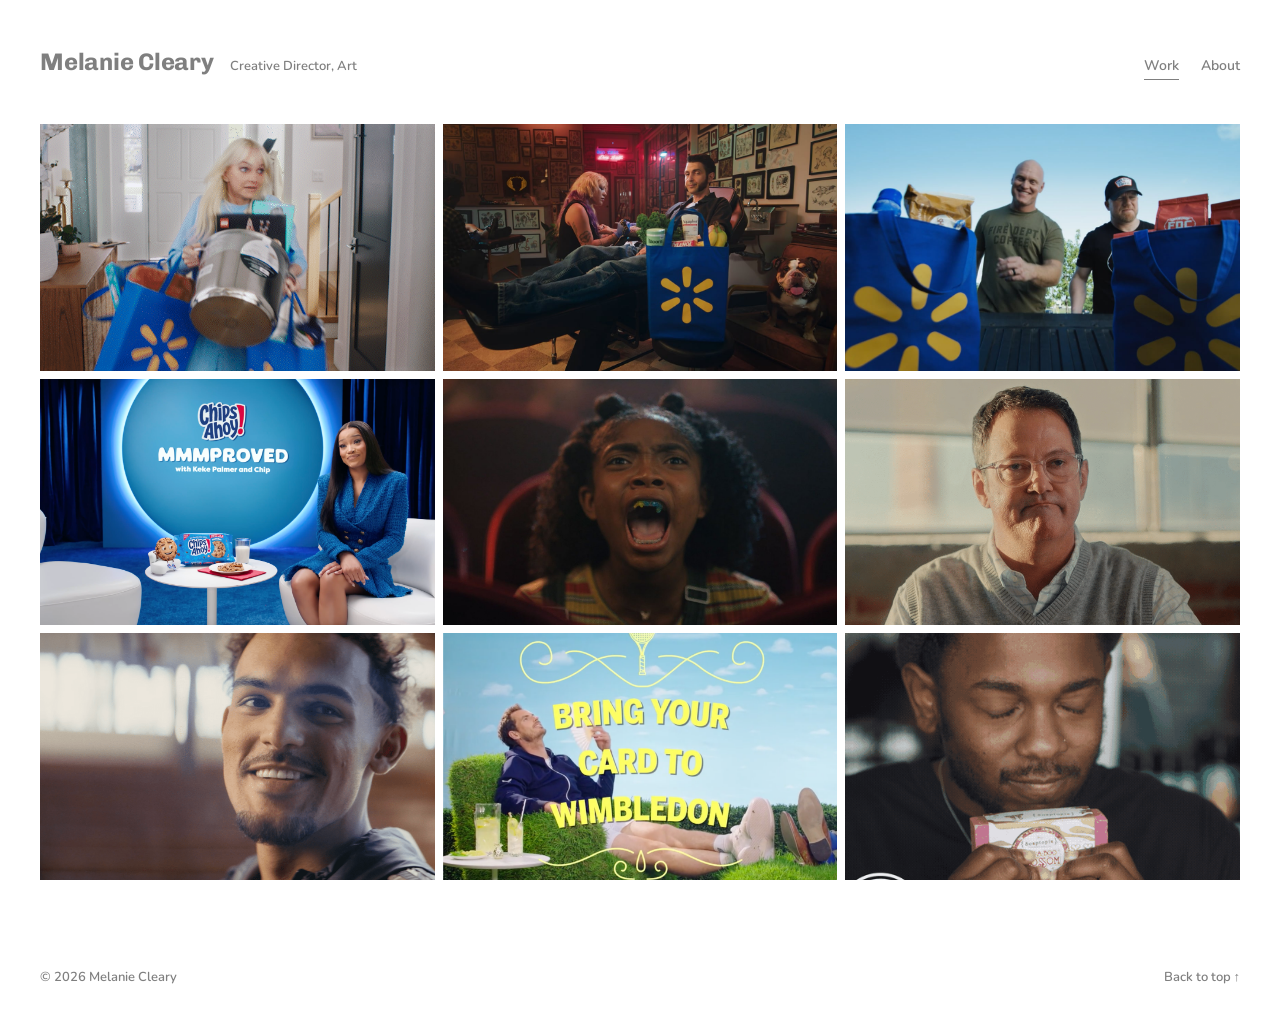
<file: site/index.html>
<!doctype html>
<html lang="en">
<head>
<meta charset="utf-8">
<meta name="viewport" content="width=device-width, initial-scale=1">
<title>Melanie Cleary — Creative Director, Art</title>
<meta name="description" content="Melanie Cleary is a Creative Director with an art direction background, based in New York City. This site is a collection of her work.">
<meta property="og:title" content="Melanie Cleary — Creative Director, Art">
<meta property="og:description" content="Melanie Cleary is a Creative Director with an art direction background, based in New York City. This site is a collection of her work.">
<meta property="og:type" content="website">
<link rel="canonical" href="https://melaniecleary.com/">
<meta property="og:url" content="https://melaniecleary.com/">
<meta property="og:image" content="https://melaniecleary.com/assets/img/thumb-walmart-anna-faris.gif">
<link rel="icon" href="assets/favicon.svg" type="image/svg+xml">
<link rel="preconnect" href="https://fonts.googleapis.com">
<link rel="preconnect" href="https://fonts.gstatic.com" crossorigin>
<link rel="stylesheet" href="https://fonts.googleapis.com/css2?family=Chivo:wght@400;700;900&family=Nunito:ital,wght@0,400;0,600;0,700;1,400&display=swap">
<link rel="stylesheet" href="assets/css/style.css">
</head>
<body class="home">
<a class="skip" href="#main">Skip to content</a>
<header class="site-header wrap">
  <a class="brand" href="">
    <span class="brand-name">Melanie Cleary</span>
    <span class="brand-tag">Creative Director, Art</span>
  </a>
  <nav class="site-nav" aria-label="Main">
    <a href="" aria-current="page">Work</a>
    <a href="about/">About</a>
  </nav>
</header>
<main id="main">
<h1 class="visually-hidden">Selected work</h1><div class="grid-wrap"><ul class="work-grid" style="--count:9;--mid:9"><li><a class="card" href="walmart-anna-faris/"><img src="assets/img/thumb-walmart-anna-faris.gif" alt="" loading="eager" decoding="async"><span class="card-title">Walmart: Anna Faris’ Day In</span></a></li><li><a class="card" href="walmart-health-and-wellness/"><img src="assets/img/thumb-walmart-health-and-wellness.jpg" alt="" loading="eager" decoding="async"><span class="card-title">Walmart: Health &amp; Wellness</span></a></li><li><a class="card" href="walmart-fire-dept-coffee/"><img src="assets/img/thumb-walmart-fire-dept-coffee.jpg" alt="" loading="eager" decoding="async"><span class="card-title">Walmart: Fire Dept. Coffee</span></a></li><li><a class="card" href="chips-ahoy/"><img src="assets/img/thumb-chips-ahoy.webp" alt="" loading="lazy" decoding="async"><span class="card-title">Chips Ahoy!</span></a></li><li><a class="card" href="invisalign/"><img src="assets/img/thumb-invisalign.jpg" alt="" loading="lazy" decoding="async"><span class="card-title">Invisalign</span></a></li><li><a class="card" href="belvita-rise-and-thrive/"><img src="assets/img/thumb-belvita-rise-and-thrive.gif" alt="" loading="lazy" decoding="async"><span class="card-title">belVita: Rise &amp; Thrive</span></a></li><li><a class="card" href="trident-trae-young/"><img src="assets/img/thumb-trident-trae-young.png" alt="" loading="lazy" decoding="async"><span class="card-title">Trident + Trae Young</span></a></li><li><a class="card" href="amex-wimbledon/"><img src="assets/img/thumb-amex-wimbledon.png" alt="" loading="lazy" decoding="async"><span class="card-title">AmEx + Wimbledon</span></a></li><li><a class="card" href="shoppingsmallwithshaq/"><img src="assets/img/thumb-shoppingsmallwithshaq.gif" alt="" loading="lazy" decoding="async"><span class="card-title">Shopping Small with Shaq</span></a></li></ul></div>
</main>
<footer class="site-footer wrap">
  <span>© 2026 Melanie Cleary</span>
  <a href="#main" class="to-top">Back to top ↑</a>
</footer>
<script src="assets/js/main.js" defer></script>
</body>
</html>
</file>
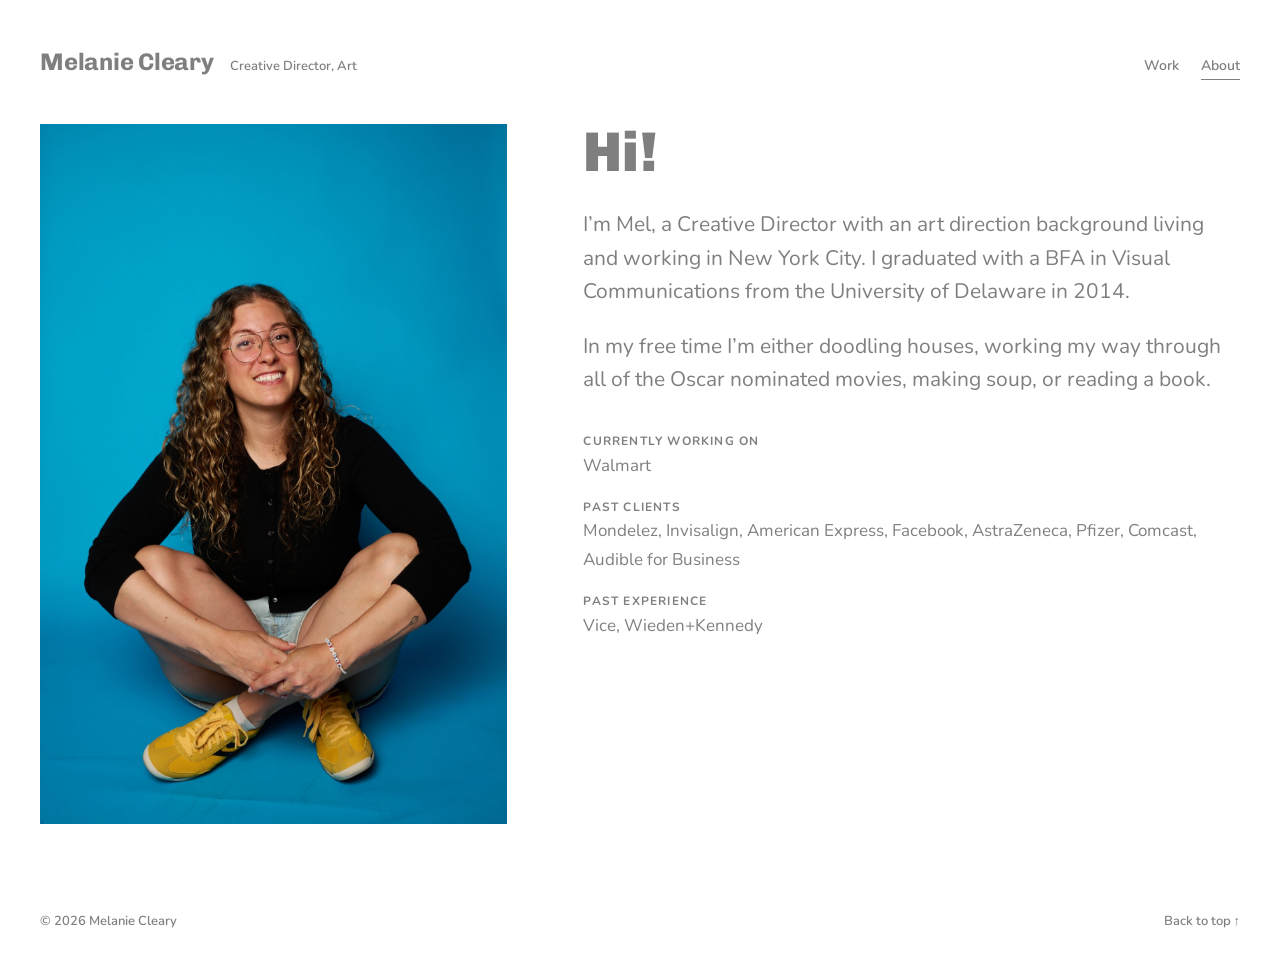
<file: site/about/index.html>
<!doctype html>
<html lang="en">
<head>
<meta charset="utf-8">
<meta name="viewport" content="width=device-width, initial-scale=1">
<title>About — Melanie Cleary</title>
<meta name="description" content="Melanie Cleary is a Creative Director with an art direction background, based in New York City. This site is a collection of her work.">
<meta property="og:title" content="About — Melanie Cleary">
<meta property="og:description" content="Melanie Cleary is a Creative Director with an art direction background, based in New York City. This site is a collection of her work.">
<meta property="og:type" content="website">
<link rel="canonical" href="https://melaniecleary.com/about/">
<meta property="og:url" content="https://melaniecleary.com/about/">
<meta property="og:image" content="https://melaniecleary.com/assets/img/about-melanie.jpg">
<link rel="icon" href="../assets/favicon.svg" type="image/svg+xml">
<link rel="preconnect" href="https://fonts.googleapis.com">
<link rel="preconnect" href="https://fonts.gstatic.com" crossorigin>
<link rel="stylesheet" href="https://fonts.googleapis.com/css2?family=Chivo:wght@400;700;900&family=Nunito:ital,wght@0,400;0,600;0,700;1,400&display=swap">
<link rel="stylesheet" href="../assets/css/style.css">
</head>
<body class="">
<a class="skip" href="#main">Skip to content</a>
<header class="site-header wrap">
  <a class="brand" href="../">
    <span class="brand-name">Melanie Cleary</span>
    <span class="brand-tag">Creative Director, Art</span>
  </a>
  <nav class="site-nav" aria-label="Main">
    <a href="../">Work</a>
    <a href="../about/" aria-current="page">About</a>
  </nav>
</header>
<main id="main">
<section class="about wrap">
  <div class="about-text">
    <h1 class="visually-hidden">About</h1>
    <div class="prose lead"><p>Hi!</p><p>I’m Mel, a Creative Director with an art direction background living and working in New York City. I graduated with a BFA in Visual Communications from the University of Delaware in&nbsp;2014.</p><p>In my free time I’m either doodling houses, working my way through all of the Oscar nominated movies, making soup, or reading a&nbsp;book.</p></div>
    <dl class="facts"><div><dt>Currently working on</dt><dd>Walmart</dd></div><div><dt>Past clients</dt><dd>Mondelez, Invisalign, American Express, Facebook, AstraZeneca, Pfizer, Comcast, Audible for&nbsp;Business</dd></div><div><dt>Past experience</dt><dd>Vice,&nbsp;Wieden+Kennedy</dd></div></dl>
  </div>
  <figure class="about-photo"><img src="../assets/img/about-melanie.jpg" alt="Melanie Cleary" loading="lazy" decoding="async"></figure>
</section>
</main>
<footer class="site-footer wrap">
  <span>© 2026 Melanie Cleary</span>
  <a href="#main" class="to-top">Back to top ↑</a>
</footer>
<script src="../assets/js/main.js" defer></script>
</body>
</html>
</file>
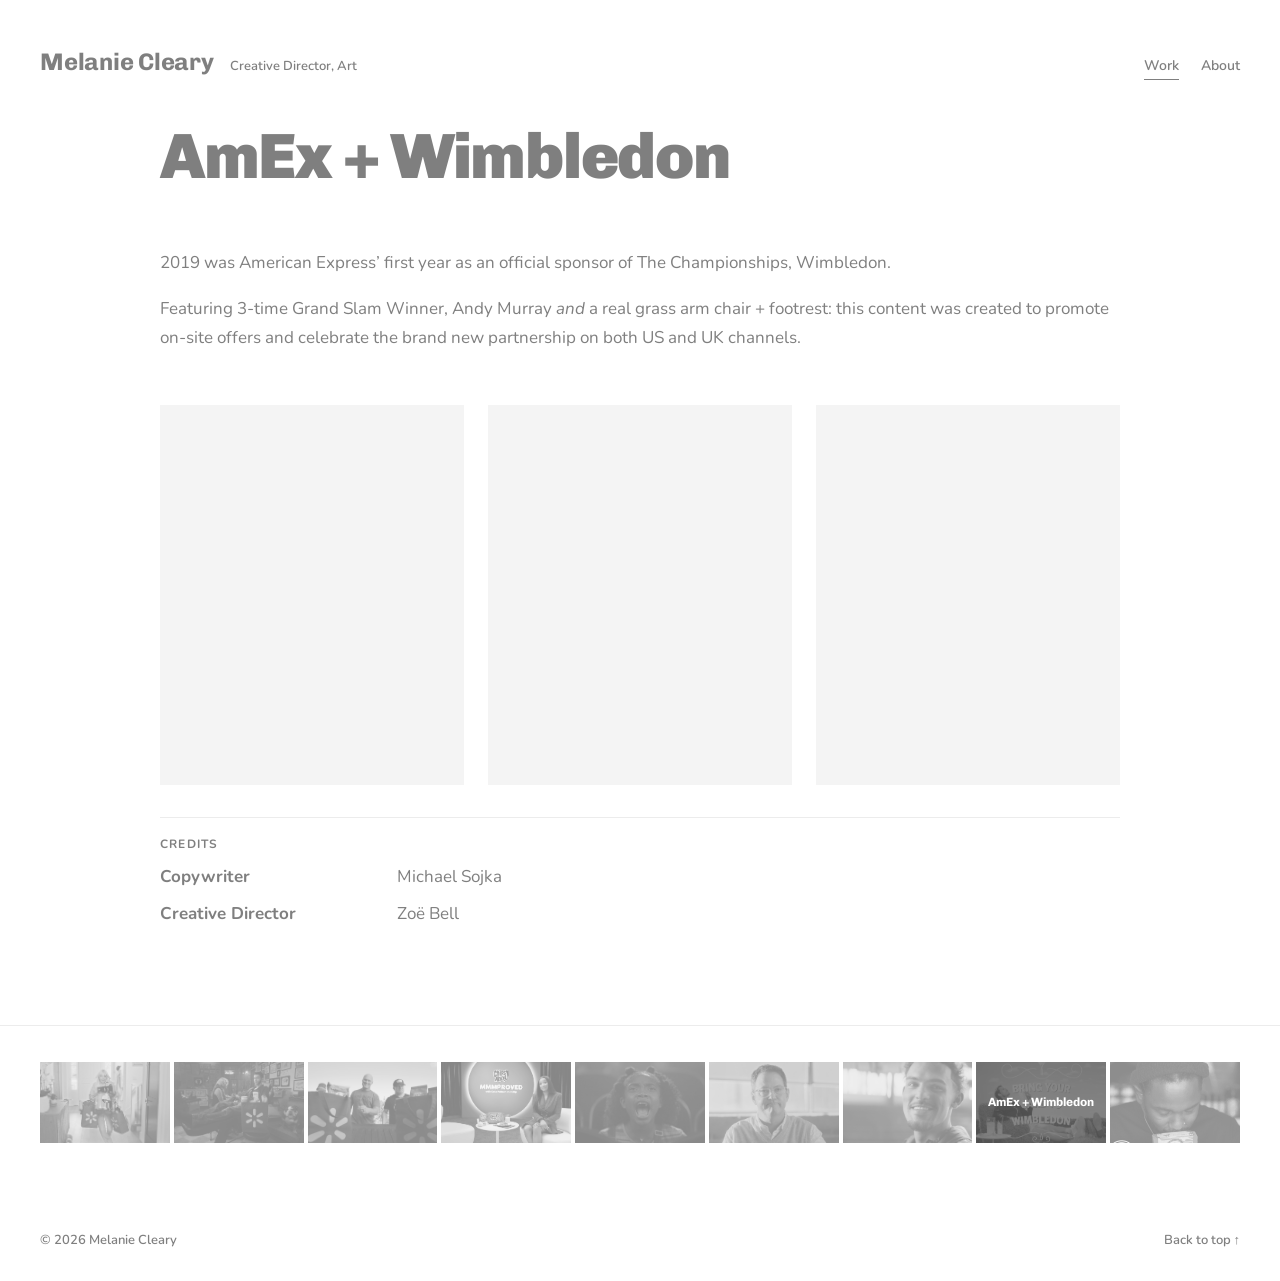
<file: site/amex-wimbledon/index.html>
<!doctype html>
<html lang="en">
<head>
<meta charset="utf-8">
<meta name="viewport" content="width=device-width, initial-scale=1">
<title>AmEx + Wimbledon — Melanie Cleary</title>
<meta name="description" content="2019 was American Express’ first year as an official sponsor of The Championships, Wimbledon.">
<meta property="og:title" content="AmEx + Wimbledon — Melanie Cleary">
<meta property="og:description" content="2019 was American Express’ first year as an official sponsor of The Championships, Wimbledon.">
<meta property="og:type" content="website">
<link rel="canonical" href="https://melaniecleary.com/amex-wimbledon/">
<meta property="og:url" content="https://melaniecleary.com/amex-wimbledon/">
<meta property="og:image" content="https://melaniecleary.com/assets/img/thumb-amex-wimbledon.png">
<link rel="icon" href="../assets/favicon.svg" type="image/svg+xml">
<link rel="preconnect" href="https://fonts.googleapis.com">
<link rel="preconnect" href="https://fonts.gstatic.com" crossorigin>
<link rel="stylesheet" href="https://fonts.googleapis.com/css2?family=Chivo:wght@400;700;900&family=Nunito:ital,wght@0,400;0,600;0,700;1,400&display=swap">
<link rel="stylesheet" href="../assets/css/style.css">
</head>
<body class="">
<a class="skip" href="#main">Skip to content</a>
<header class="site-header wrap">
  <a class="brand" href="../">
    <span class="brand-name">Melanie Cleary</span>
    <span class="brand-tag">Creative Director, Art</span>
  </a>
  <nav class="site-nav" aria-label="Main">
    <a href="../" aria-current="page">Work</a>
    <a href="../about/">About</a>
  </nav>
</header>
<main id="main">
<article class="project wrap">
  <header class="project-head"><h1>AmEx + Wimbledon</h1></header>
  <div class="project-body">
<div class="prose"><p>2019 was American Express’ first year as an official sponsor of The Championships, Wimbledon.</p><p>Featuring 3-time Grand Slam Winner, Andy Murray <em>and</em> a real grass arm chair + footrest: this content was created to promote on-site offers and celebrate the brand new partnership on both US and UK channels.</p></div>
<div class="row" style="--cols:3"><figure class="media video is-tall" style="aspect-ratio:4/5"><iframe src="https://player.vimeo.com/video/345779159?title=0&byline=0&portrait=0&dnt=1" title="For Every Break" loading="lazy" allow="autoplay; fullscreen; picture-in-picture" allowfullscreen></iframe></figure><figure class="media video is-tall" style="aspect-ratio:4/5"><iframe src="https://player.vimeo.com/video/345779153?title=0&byline=0&portrait=0&dnt=1" title="For Every Ear" loading="lazy" allow="autoplay; fullscreen; picture-in-picture" allowfullscreen></iframe></figure><figure class="media video is-tall" style="aspect-ratio:4/5"><iframe src="https://player.vimeo.com/video/345779140?title=0&byline=0&portrait=0&dnt=1" title="For Every Fave" loading="lazy" allow="autoplay; fullscreen; picture-in-picture" allowfullscreen></iframe></figure></div>
<section class="meta-list credits" aria-label="Credits"><h2>Credits</h2><dl><div><dt>Copywriter</dt><dd>Michael Sojka</dd></div><div><dt>Creative Director</dt><dd>Zoë Bell</dd></div></dl></section>
  </div>
</article>
<nav class="more-work grid-wrap" aria-label="All work">
  <ul class="work-grid" style="--count:9;--mid:9"><li><a class="card" href="../walmart-anna-faris/"><img src="../assets/img/thumb-walmart-anna-faris.gif" alt="" loading="lazy" decoding="async"><span class="card-title">Walmart: Anna Faris’ Day In</span></a></li><li><a class="card" href="../walmart-health-and-wellness/"><img src="../assets/img/thumb-walmart-health-and-wellness.jpg" alt="" loading="lazy" decoding="async"><span class="card-title">Walmart: Health &amp; Wellness</span></a></li><li><a class="card" href="../walmart-fire-dept-coffee/"><img src="../assets/img/thumb-walmart-fire-dept-coffee.jpg" alt="" loading="lazy" decoding="async"><span class="card-title">Walmart: Fire Dept. Coffee</span></a></li><li><a class="card" href="../chips-ahoy/"><img src="../assets/img/thumb-chips-ahoy.webp" alt="" loading="lazy" decoding="async"><span class="card-title">Chips Ahoy!</span></a></li><li><a class="card" href="../invisalign/"><img src="../assets/img/thumb-invisalign.jpg" alt="" loading="lazy" decoding="async"><span class="card-title">Invisalign</span></a></li><li><a class="card" href="../belvita-rise-and-thrive/"><img src="../assets/img/thumb-belvita-rise-and-thrive.gif" alt="" loading="lazy" decoding="async"><span class="card-title">belVita: Rise &amp; Thrive</span></a></li><li><a class="card" href="../trident-trae-young/"><img src="../assets/img/thumb-trident-trae-young.png" alt="" loading="lazy" decoding="async"><span class="card-title">Trident + Trae Young</span></a></li><li><a class="card" href="../amex-wimbledon/" aria-current="page"><img src="../assets/img/thumb-amex-wimbledon.png" alt="" loading="lazy" decoding="async"><span class="card-title">AmEx + Wimbledon</span></a></li><li><a class="card" href="../shoppingsmallwithshaq/"><img src="../assets/img/thumb-shoppingsmallwithshaq.gif" alt="" loading="lazy" decoding="async"><span class="card-title">Shopping Small with Shaq</span></a></li></ul>
</nav>
</main>
<footer class="site-footer wrap">
  <span>© 2026 Melanie Cleary</span>
  <a href="#main" class="to-top">Back to top ↑</a>
</footer>
<script src="../assets/js/main.js" defer></script>
</body>
</html>
</file>
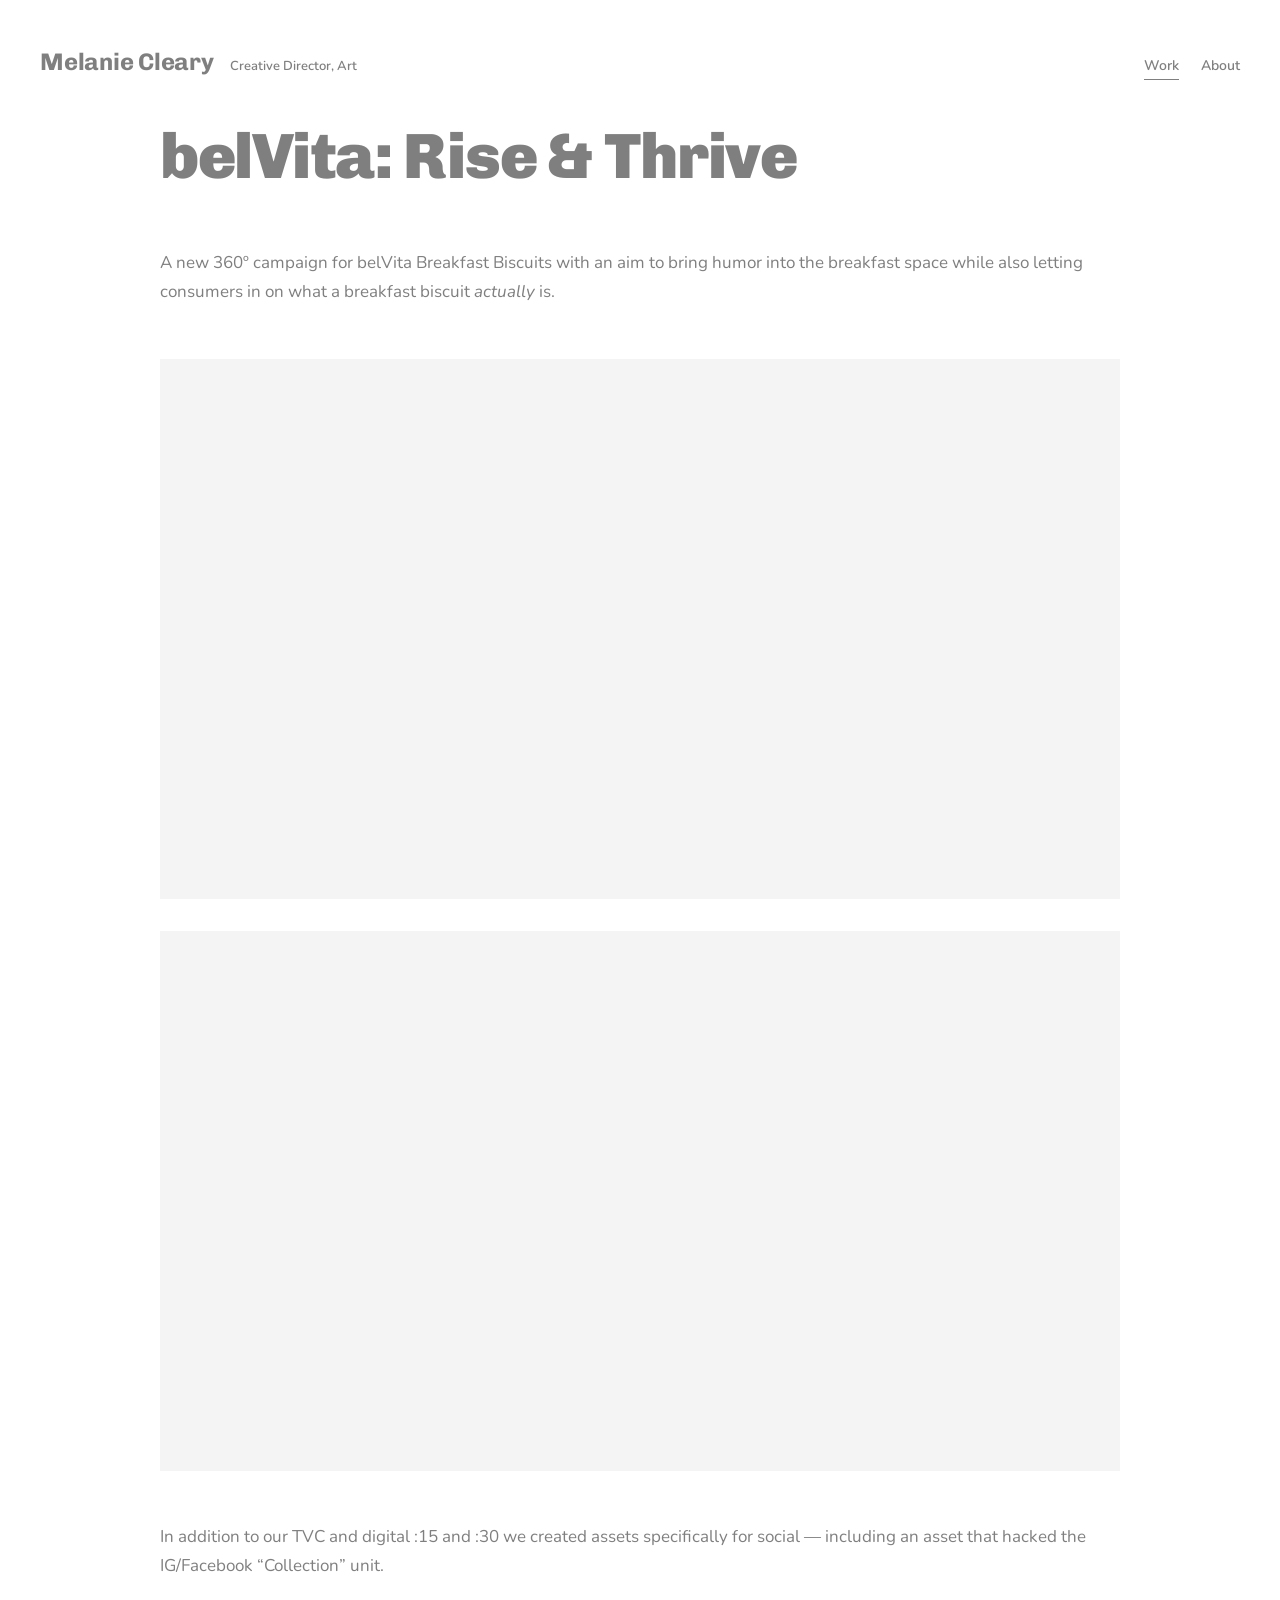
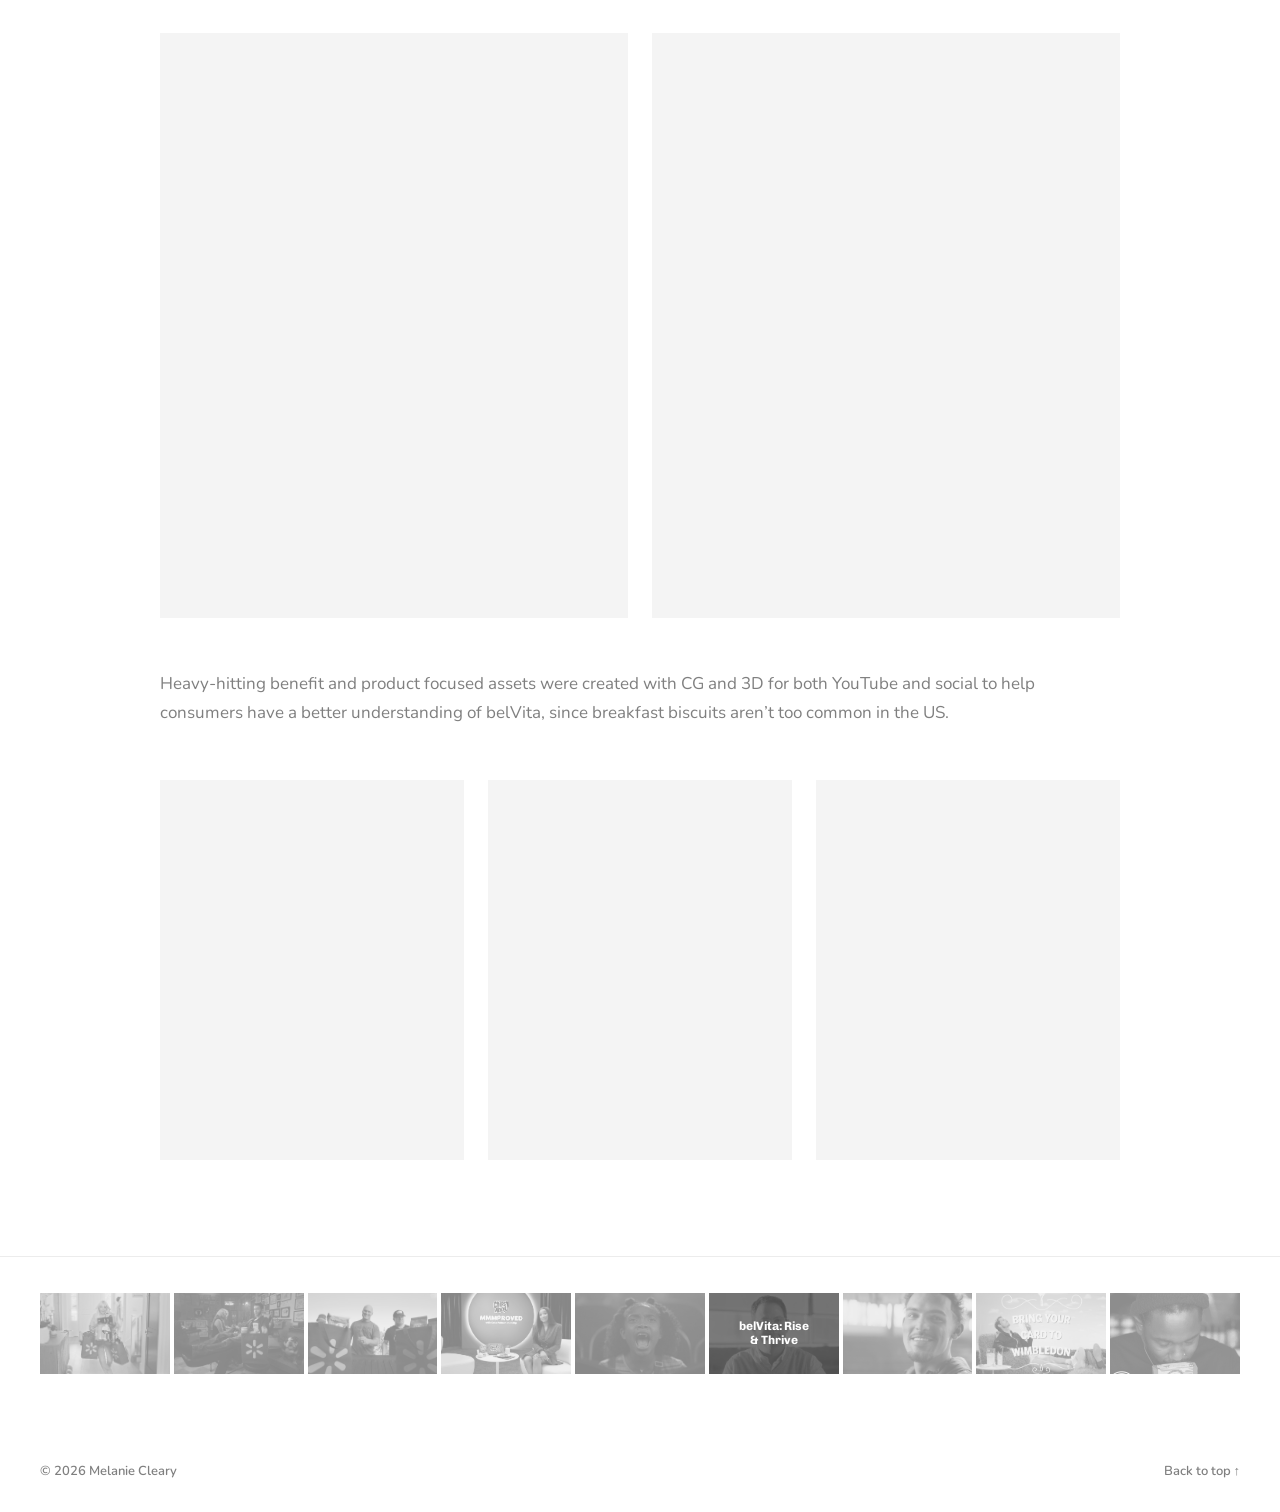
<file: site/belvita-rise-and-thrive/index.html>
<!doctype html>
<html lang="en">
<head>
<meta charset="utf-8">
<meta name="viewport" content="width=device-width, initial-scale=1">
<title>belVita: Rise &amp; Thrive — Melanie Cleary</title>
<meta name="description" content="A new 360º campaign for belVita Breakfast Biscuits with an aim to bring humor into the breakfast space while also letting consumers in on what a breakfast biscuit actually is.">
<meta property="og:title" content="belVita: Rise &amp; Thrive — Melanie Cleary">
<meta property="og:description" content="A new 360º campaign for belVita Breakfast Biscuits with an aim to bring humor into the breakfast space while also letting consumers in on what a breakfast biscuit actually is.">
<meta property="og:type" content="website">
<link rel="canonical" href="https://melaniecleary.com/belvita-rise-and-thrive/">
<meta property="og:url" content="https://melaniecleary.com/belvita-rise-and-thrive/">
<meta property="og:image" content="https://melaniecleary.com/assets/img/thumb-belvita-rise-and-thrive.gif">
<link rel="icon" href="../assets/favicon.svg" type="image/svg+xml">
<link rel="preconnect" href="https://fonts.googleapis.com">
<link rel="preconnect" href="https://fonts.gstatic.com" crossorigin>
<link rel="stylesheet" href="https://fonts.googleapis.com/css2?family=Chivo:wght@400;700;900&family=Nunito:ital,wght@0,400;0,600;0,700;1,400&display=swap">
<link rel="stylesheet" href="../assets/css/style.css">
</head>
<body class="">
<a class="skip" href="#main">Skip to content</a>
<header class="site-header wrap">
  <a class="brand" href="../">
    <span class="brand-name">Melanie Cleary</span>
    <span class="brand-tag">Creative Director, Art</span>
  </a>
  <nav class="site-nav" aria-label="Main">
    <a href="../" aria-current="page">Work</a>
    <a href="../about/">About</a>
  </nav>
</header>
<main id="main">
<article class="project wrap">
  <header class="project-head"><h1>belVita: Rise &amp; Thrive</h1></header>
  <div class="project-body">
<div class="prose"><p>A new 360º campaign for belVita Breakfast Biscuits with an aim to bring humor into the breakfast space while also letting consumers in on what a breakfast biscuit <em>actually</em> is.</p></div>
<figure class="media video" style="aspect-ratio:16/9"><iframe src="https://player.vimeo.com/video/714192034?h=3fb3f32b64&title=0&byline=0&portrait=0&dnt=1" title="Entrance :30" loading="lazy" allow="autoplay; fullscreen; picture-in-picture" allowfullscreen></iframe></figure>
<figure class="media video" style="aspect-ratio:16/9"><iframe src="https://player.vimeo.com/video/714191888?h=1ec4096385&title=0&byline=0&portrait=0&dnt=1" title="Entrance :15" loading="lazy" allow="autoplay; fullscreen; picture-in-picture" allowfullscreen></iframe></figure>
<div class="prose"><p>In addition to our TVC and digital :15 and :30 we created assets specifically for social — including an asset that hacked the IG/Facebook “Collection” unit.</p></div>
<div class="row" style="--cols:2"><figure class="media video is-tall" style="aspect-ratio:4/5"><iframe src="https://player.vimeo.com/video/714205200?h=648d3cd287&title=0&byline=0&portrait=0&dnt=1" title="Don’t Be Carl" loading="lazy" allow="autoplay; fullscreen; picture-in-picture" allowfullscreen></iframe></figure><figure class="media video is-tall" style="aspect-ratio:4/5"><iframe src="https://player.vimeo.com/video/714196736?h=868fac92e9&title=0&byline=0&portrait=0&dnt=1" title="Coffee Collection" loading="lazy" allow="autoplay; fullscreen; picture-in-picture" allowfullscreen></iframe></figure></div>
<div class="prose"><p>Heavy-hitting benefit and product focused assets were created with CG and 3D for both YouTube and social to help consumers have a better understanding of belVita, since breakfast biscuits aren’t too common in the US.</p></div>
<div class="row" style="--cols:3"><figure class="media video is-tall" style="aspect-ratio:4/5"><iframe src="https://player.vimeo.com/video/714192242?h=922611e616&title=0&byline=0&portrait=0&dnt=1" title="Baked Break" loading="lazy" allow="autoplay; fullscreen; picture-in-picture" allowfullscreen></iframe></figure><figure class="media video is-tall" style="aspect-ratio:4/5"><iframe src="https://player.vimeo.com/video/714216833?h=f0a237ae50&title=0&byline=0&portrait=0&dnt=1" title="belVita + Coffee" loading="lazy" allow="autoplay; fullscreen; picture-in-picture" allowfullscreen></iframe></figure><figure class="media video is-tall" style="aspect-ratio:4/5"><iframe src="https://player.vimeo.com/video/714192311?h=2e8759a426&title=0&byline=0&portrait=0&dnt=1" title="Endless Break" loading="lazy" allow="autoplay; fullscreen; picture-in-picture" allowfullscreen></iframe></figure></div>
  </div>
</article>
<nav class="more-work grid-wrap" aria-label="All work">
  <ul class="work-grid" style="--count:9;--mid:9"><li><a class="card" href="../walmart-anna-faris/"><img src="../assets/img/thumb-walmart-anna-faris.gif" alt="" loading="lazy" decoding="async"><span class="card-title">Walmart: Anna Faris’ Day In</span></a></li><li><a class="card" href="../walmart-health-and-wellness/"><img src="../assets/img/thumb-walmart-health-and-wellness.jpg" alt="" loading="lazy" decoding="async"><span class="card-title">Walmart: Health &amp; Wellness</span></a></li><li><a class="card" href="../walmart-fire-dept-coffee/"><img src="../assets/img/thumb-walmart-fire-dept-coffee.jpg" alt="" loading="lazy" decoding="async"><span class="card-title">Walmart: Fire Dept. Coffee</span></a></li><li><a class="card" href="../chips-ahoy/"><img src="../assets/img/thumb-chips-ahoy.webp" alt="" loading="lazy" decoding="async"><span class="card-title">Chips Ahoy!</span></a></li><li><a class="card" href="../invisalign/"><img src="../assets/img/thumb-invisalign.jpg" alt="" loading="lazy" decoding="async"><span class="card-title">Invisalign</span></a></li><li><a class="card" href="../belvita-rise-and-thrive/" aria-current="page"><img src="../assets/img/thumb-belvita-rise-and-thrive.gif" alt="" loading="lazy" decoding="async"><span class="card-title">belVita: Rise &amp; Thrive</span></a></li><li><a class="card" href="../trident-trae-young/"><img src="../assets/img/thumb-trident-trae-young.png" alt="" loading="lazy" decoding="async"><span class="card-title">Trident + Trae Young</span></a></li><li><a class="card" href="../amex-wimbledon/"><img src="../assets/img/thumb-amex-wimbledon.png" alt="" loading="lazy" decoding="async"><span class="card-title">AmEx + Wimbledon</span></a></li><li><a class="card" href="../shoppingsmallwithshaq/"><img src="../assets/img/thumb-shoppingsmallwithshaq.gif" alt="" loading="lazy" decoding="async"><span class="card-title">Shopping Small with Shaq</span></a></li></ul>
</nav>
</main>
<footer class="site-footer wrap">
  <span>© 2026 Melanie Cleary</span>
  <a href="#main" class="to-top">Back to top ↑</a>
</footer>
<script src="../assets/js/main.js" defer></script>
</body>
</html>
</file>
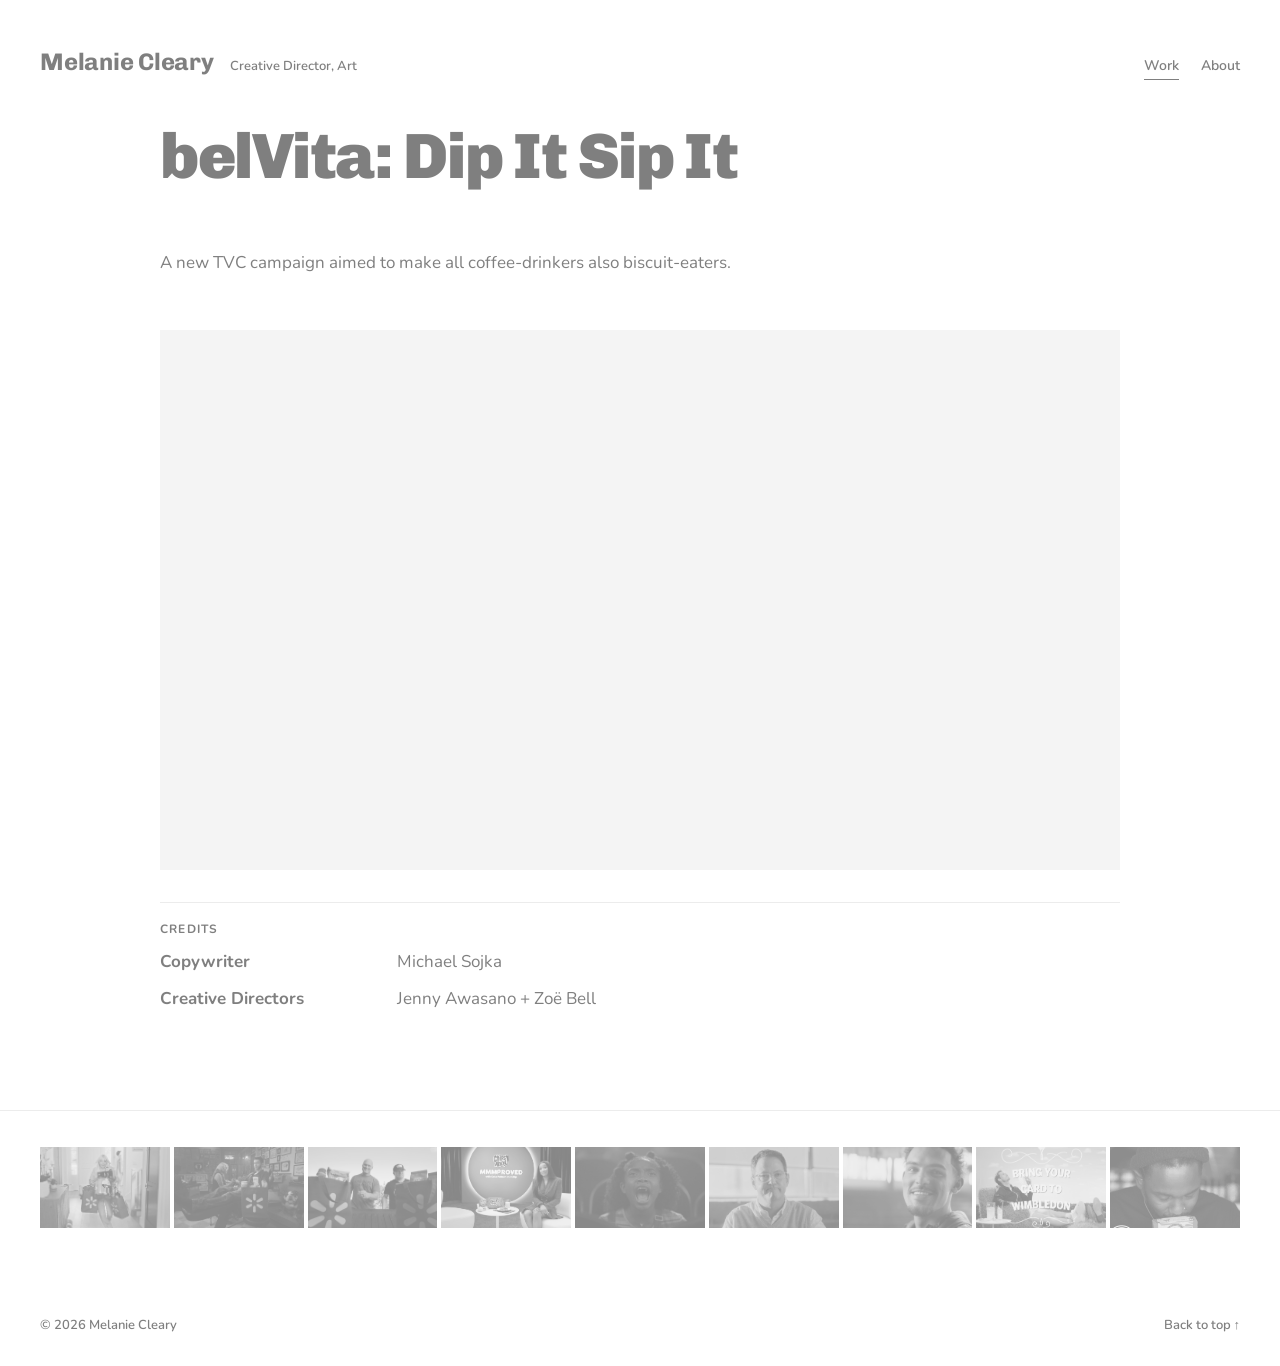
<file: site/belvitadipitsipit/index.html>
<!doctype html>
<html lang="en">
<head>
<meta charset="utf-8">
<meta name="viewport" content="width=device-width, initial-scale=1">
<title>belVita: Dip It Sip It — Melanie Cleary</title>
<meta name="description" content="A new TVC campaign aimed to make all coffee-drinkers also biscuit-eaters.">
<meta property="og:title" content="belVita: Dip It Sip It — Melanie Cleary">
<meta property="og:description" content="A new TVC campaign aimed to make all coffee-drinkers also biscuit-eaters.">
<meta property="og:type" content="website">
<link rel="canonical" href="https://melaniecleary.com/belvitadipitsipit/">
<meta property="og:url" content="https://melaniecleary.com/belvitadipitsipit/">
<meta property="og:image" content="https://melaniecleary.com/assets/img/thumb-belvitadipitsipit.gif">
<link rel="icon" href="../assets/favicon.svg" type="image/svg+xml">
<link rel="preconnect" href="https://fonts.googleapis.com">
<link rel="preconnect" href="https://fonts.gstatic.com" crossorigin>
<link rel="stylesheet" href="https://fonts.googleapis.com/css2?family=Chivo:wght@400;700;900&family=Nunito:ital,wght@0,400;0,600;0,700;1,400&display=swap">
<link rel="stylesheet" href="../assets/css/style.css">
</head>
<body class="">
<a class="skip" href="#main">Skip to content</a>
<header class="site-header wrap">
  <a class="brand" href="../">
    <span class="brand-name">Melanie Cleary</span>
    <span class="brand-tag">Creative Director, Art</span>
  </a>
  <nav class="site-nav" aria-label="Main">
    <a href="../" aria-current="page">Work</a>
    <a href="../about/">About</a>
  </nav>
</header>
<main id="main">
<article class="project wrap">
  <header class="project-head"><h1>belVita: Dip It Sip It</h1></header>
  <div class="project-body">
<div class="prose"><p>A new TVC campaign aimed to make all coffee-drinkers also biscuit-eaters.</p></div>
<figure class="media video" style="aspect-ratio:16/9"><iframe src="https://player.vimeo.com/video/558735700?title=0&byline=0&portrait=0&dnt=1" title="Dip It Sip It" loading="lazy" allow="autoplay; fullscreen; picture-in-picture" allowfullscreen></iframe></figure>
<section class="meta-list credits" aria-label="Credits"><h2>Credits</h2><dl><div><dt>Copywriter</dt><dd>Michael Sojka</dd></div><div><dt>Creative Directors</dt><dd>Jenny Awasano + Zoë Bell</dd></div></dl></section>
  </div>
</article>
<nav class="more-work grid-wrap" aria-label="All work">
  <ul class="work-grid" style="--count:9;--mid:9"><li><a class="card" href="../walmart-anna-faris/"><img src="../assets/img/thumb-walmart-anna-faris.gif" alt="" loading="lazy" decoding="async"><span class="card-title">Walmart: Anna Faris’ Day In</span></a></li><li><a class="card" href="../walmart-health-and-wellness/"><img src="../assets/img/thumb-walmart-health-and-wellness.jpg" alt="" loading="lazy" decoding="async"><span class="card-title">Walmart: Health &amp; Wellness</span></a></li><li><a class="card" href="../walmart-fire-dept-coffee/"><img src="../assets/img/thumb-walmart-fire-dept-coffee.jpg" alt="" loading="lazy" decoding="async"><span class="card-title">Walmart: Fire Dept. Coffee</span></a></li><li><a class="card" href="../chips-ahoy/"><img src="../assets/img/thumb-chips-ahoy.webp" alt="" loading="lazy" decoding="async"><span class="card-title">Chips Ahoy!</span></a></li><li><a class="card" href="../invisalign/"><img src="../assets/img/thumb-invisalign.jpg" alt="" loading="lazy" decoding="async"><span class="card-title">Invisalign</span></a></li><li><a class="card" href="../belvita-rise-and-thrive/"><img src="../assets/img/thumb-belvita-rise-and-thrive.gif" alt="" loading="lazy" decoding="async"><span class="card-title">belVita: Rise &amp; Thrive</span></a></li><li><a class="card" href="../trident-trae-young/"><img src="../assets/img/thumb-trident-trae-young.png" alt="" loading="lazy" decoding="async"><span class="card-title">Trident + Trae Young</span></a></li><li><a class="card" href="../amex-wimbledon/"><img src="../assets/img/thumb-amex-wimbledon.png" alt="" loading="lazy" decoding="async"><span class="card-title">AmEx + Wimbledon</span></a></li><li><a class="card" href="../shoppingsmallwithshaq/"><img src="../assets/img/thumb-shoppingsmallwithshaq.gif" alt="" loading="lazy" decoding="async"><span class="card-title">Shopping Small with Shaq</span></a></li></ul>
</nav>
</main>
<footer class="site-footer wrap">
  <span>© 2026 Melanie Cleary</span>
  <a href="#main" class="to-top">Back to top ↑</a>
</footer>
<script src="../assets/js/main.js" defer></script>
</body>
</html>
</file>
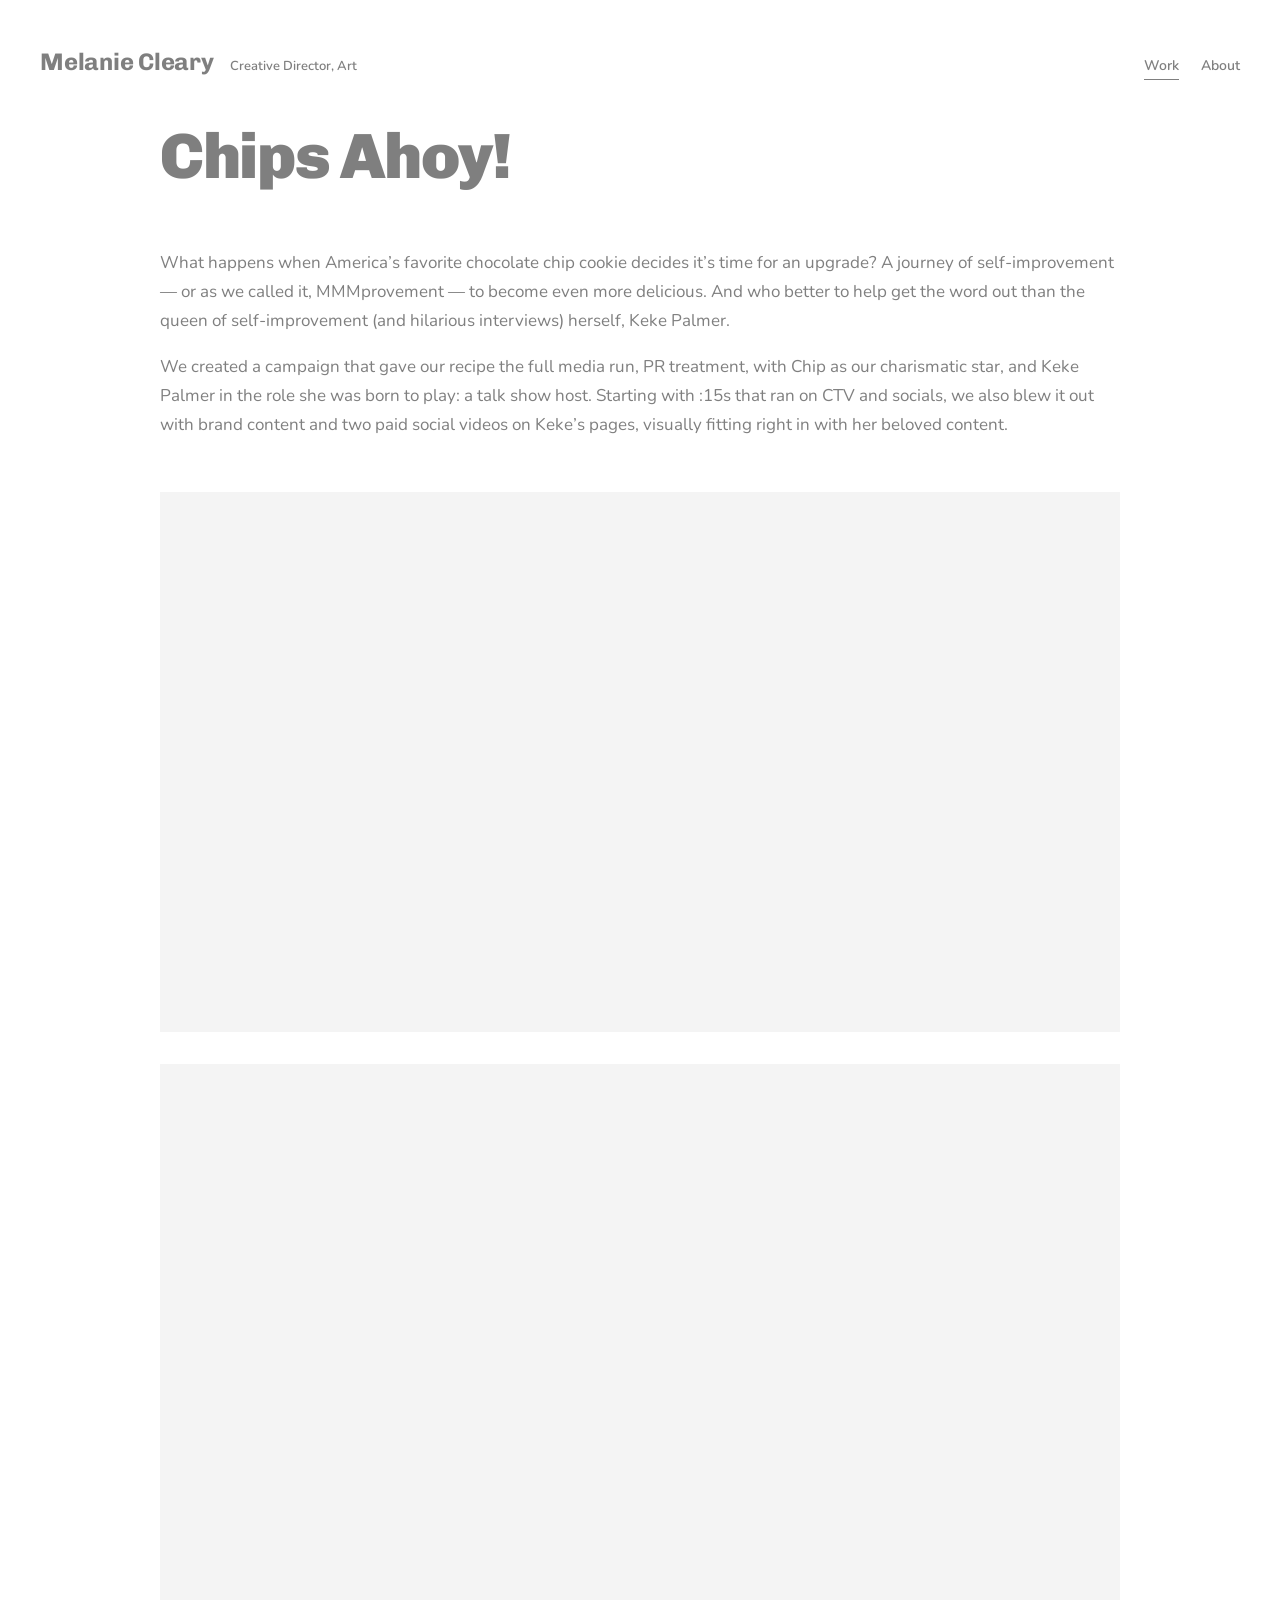
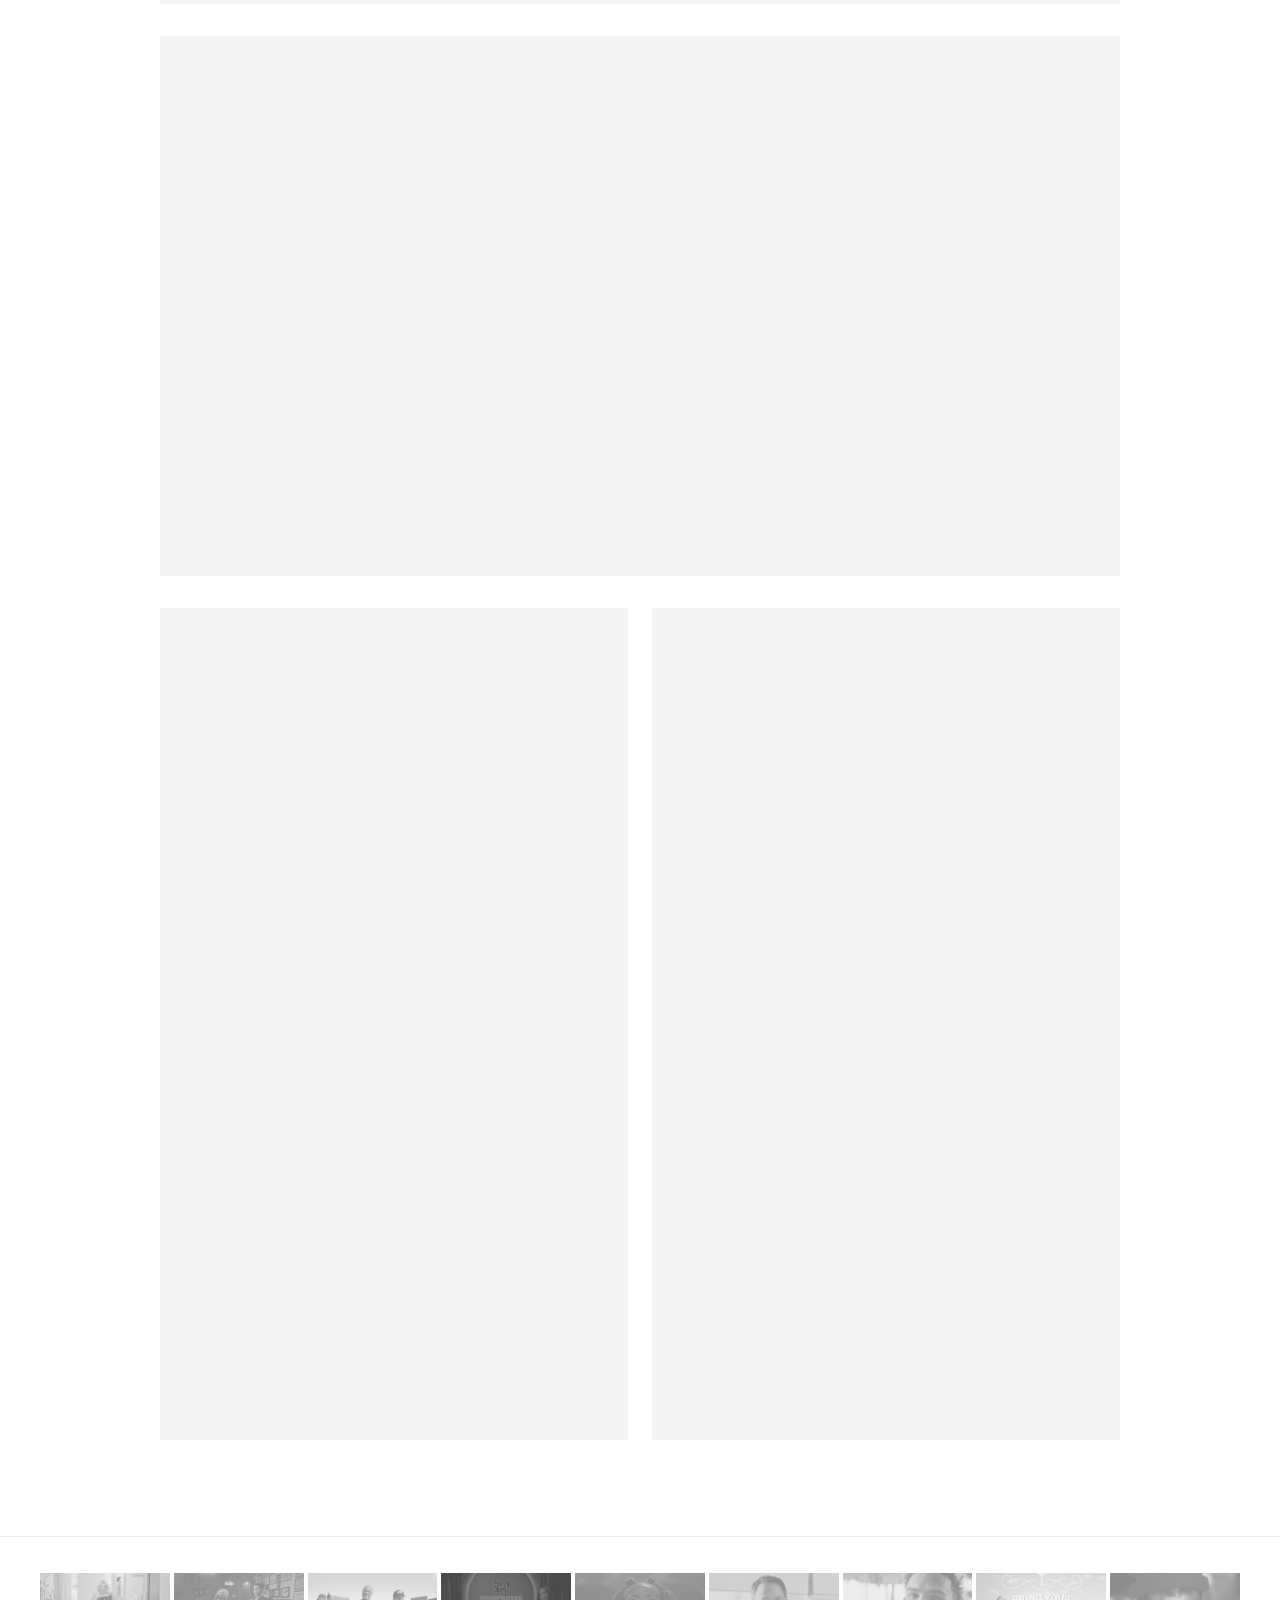
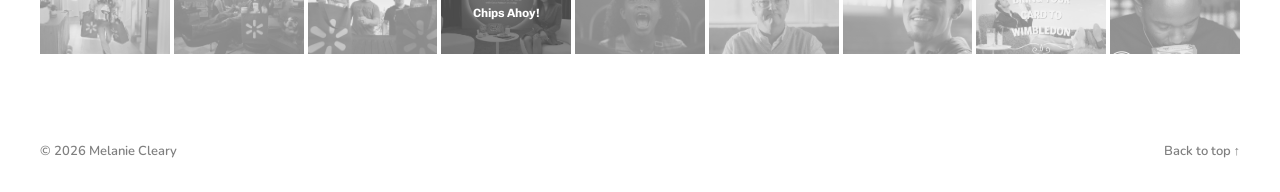
<file: site/chips-ahoy/index.html>
<!doctype html>
<html lang="en">
<head>
<meta charset="utf-8">
<meta name="viewport" content="width=device-width, initial-scale=1">
<title>Chips Ahoy! — Melanie Cleary</title>
<meta name="description" content="What happens when America’s favorite chocolate chip cookie decides it’s time for an upgrade? A journey of self-improvement — or as we called it, MMMprovement — to become even more delicious. And who better to help get the word out than the queen of self-improvement (and hilarious interviews) herself, Keke Palmer.">
<meta property="og:title" content="Chips Ahoy! — Melanie Cleary">
<meta property="og:description" content="What happens when America’s favorite chocolate chip cookie decides it’s time for an upgrade? A journey of self-improvement — or as we called it, MMMprovement — to become even more delicious. And who better to help get the word out than the queen of self-improvement (and hilarious interviews) herself, Keke Palmer.">
<meta property="og:type" content="website">
<link rel="canonical" href="https://melaniecleary.com/chips-ahoy/">
<meta property="og:url" content="https://melaniecleary.com/chips-ahoy/">
<meta property="og:image" content="https://melaniecleary.com/assets/img/thumb-chips-ahoy.webp">
<link rel="icon" href="../assets/favicon.svg" type="image/svg+xml">
<link rel="preconnect" href="https://fonts.googleapis.com">
<link rel="preconnect" href="https://fonts.gstatic.com" crossorigin>
<link rel="stylesheet" href="https://fonts.googleapis.com/css2?family=Chivo:wght@400;700;900&family=Nunito:ital,wght@0,400;0,600;0,700;1,400&display=swap">
<link rel="stylesheet" href="../assets/css/style.css">
</head>
<body class="">
<a class="skip" href="#main">Skip to content</a>
<header class="site-header wrap">
  <a class="brand" href="../">
    <span class="brand-name">Melanie Cleary</span>
    <span class="brand-tag">Creative Director, Art</span>
  </a>
  <nav class="site-nav" aria-label="Main">
    <a href="../" aria-current="page">Work</a>
    <a href="../about/">About</a>
  </nav>
</header>
<main id="main">
<article class="project wrap">
  <header class="project-head"><h1>Chips Ahoy!</h1></header>
  <div class="project-body">
<div class="prose"><p>What happens when America’s favorite chocolate chip cookie decides it’s time for an upgrade? A journey of self-improvement — or as we called it, MMMprovement — to become even more delicious. And who better to help get the word out than the queen of self-improvement (and hilarious interviews) herself, Keke Palmer.</p><p>We created a campaign that gave our recipe the full media run, PR treatment, with Chip as our charismatic star, and Keke Palmer in the role she was born to play: a talk show host. Starting with :15s that ran on CTV and socials, we also blew it out with brand content and two paid social videos on Keke’s pages, visually fitting right in with her beloved content.</p></div>
<figure class="media video" style="aspect-ratio:16/9"><iframe src="https://player.vimeo.com/video/1002847484?h=83ff141157&title=0&byline=0&portrait=0&dnt=1" title="Kekefied Cookie" loading="lazy" allow="autoplay; fullscreen; picture-in-picture" allowfullscreen></iframe></figure>
<figure class="media video" style="aspect-ratio:16/9"><iframe src="https://player.vimeo.com/video/1002847526?h=464d11a326&title=0&byline=0&portrait=0&dnt=1" title="Kekefied Name" loading="lazy" allow="autoplay; fullscreen; picture-in-picture" allowfullscreen></iframe></figure>
<figure class="media video" style="aspect-ratio:16/9"><iframe src="https://player.vimeo.com/video/1002847269?h=1042121e0f&title=0&byline=0&portrait=0&dnt=1" title="Check Chip Out" loading="lazy" allow="autoplay; fullscreen; picture-in-picture" allowfullscreen></iframe></figure>
<div class="row" style="--cols:2"><figure class="media video is-tall" style="aspect-ratio:9/16"><iframe src="https://player.vimeo.com/video/1002847293?h=f3f08bb634&title=0&byline=0&portrait=0&dnt=1" title="This is Keke Palmer" loading="lazy" allow="autoplay; fullscreen; picture-in-picture" allowfullscreen></iframe></figure><figure class="media video is-tall" style="aspect-ratio:9/16"><iframe src="https://player.vimeo.com/video/1002847412?h=6c02a0ecae&title=0&byline=0&portrait=0&dnt=1" title="What’s in Keke’s Bag?" loading="lazy" allow="autoplay; fullscreen; picture-in-picture" allowfullscreen></iframe></figure></div>
  </div>
</article>
<nav class="more-work grid-wrap" aria-label="All work">
  <ul class="work-grid" style="--count:9;--mid:9"><li><a class="card" href="../walmart-anna-faris/"><img src="../assets/img/thumb-walmart-anna-faris.gif" alt="" loading="lazy" decoding="async"><span class="card-title">Walmart: Anna Faris’ Day In</span></a></li><li><a class="card" href="../walmart-health-and-wellness/"><img src="../assets/img/thumb-walmart-health-and-wellness.jpg" alt="" loading="lazy" decoding="async"><span class="card-title">Walmart: Health &amp; Wellness</span></a></li><li><a class="card" href="../walmart-fire-dept-coffee/"><img src="../assets/img/thumb-walmart-fire-dept-coffee.jpg" alt="" loading="lazy" decoding="async"><span class="card-title">Walmart: Fire Dept. Coffee</span></a></li><li><a class="card" href="../chips-ahoy/" aria-current="page"><img src="../assets/img/thumb-chips-ahoy.webp" alt="" loading="lazy" decoding="async"><span class="card-title">Chips Ahoy!</span></a></li><li><a class="card" href="../invisalign/"><img src="../assets/img/thumb-invisalign.jpg" alt="" loading="lazy" decoding="async"><span class="card-title">Invisalign</span></a></li><li><a class="card" href="../belvita-rise-and-thrive/"><img src="../assets/img/thumb-belvita-rise-and-thrive.gif" alt="" loading="lazy" decoding="async"><span class="card-title">belVita: Rise &amp; Thrive</span></a></li><li><a class="card" href="../trident-trae-young/"><img src="../assets/img/thumb-trident-trae-young.png" alt="" loading="lazy" decoding="async"><span class="card-title">Trident + Trae Young</span></a></li><li><a class="card" href="../amex-wimbledon/"><img src="../assets/img/thumb-amex-wimbledon.png" alt="" loading="lazy" decoding="async"><span class="card-title">AmEx + Wimbledon</span></a></li><li><a class="card" href="../shoppingsmallwithshaq/"><img src="../assets/img/thumb-shoppingsmallwithshaq.gif" alt="" loading="lazy" decoding="async"><span class="card-title">Shopping Small with Shaq</span></a></li></ul>
</nav>
</main>
<footer class="site-footer wrap">
  <span>© 2026 Melanie Cleary</span>
  <a href="#main" class="to-top">Back to top ↑</a>
</footer>
<script src="../assets/js/main.js" defer></script>
</body>
</html>
</file>
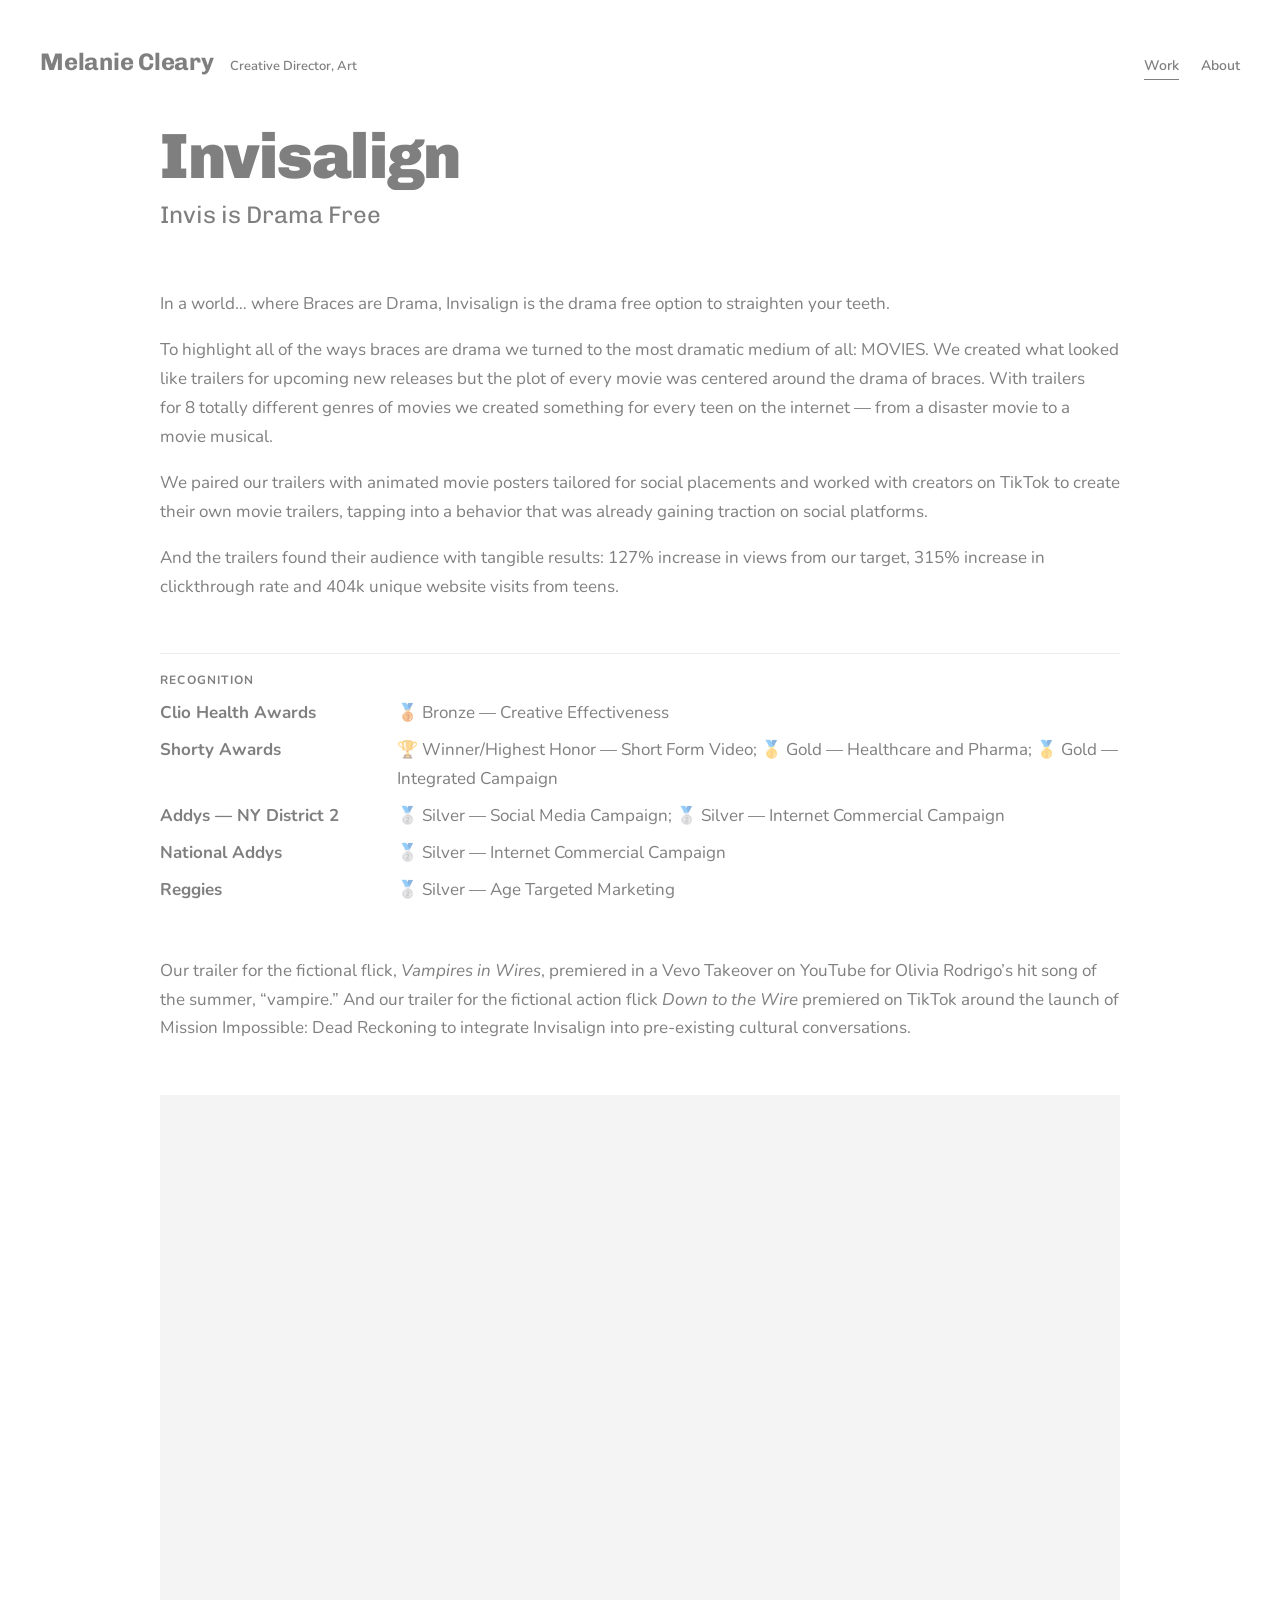
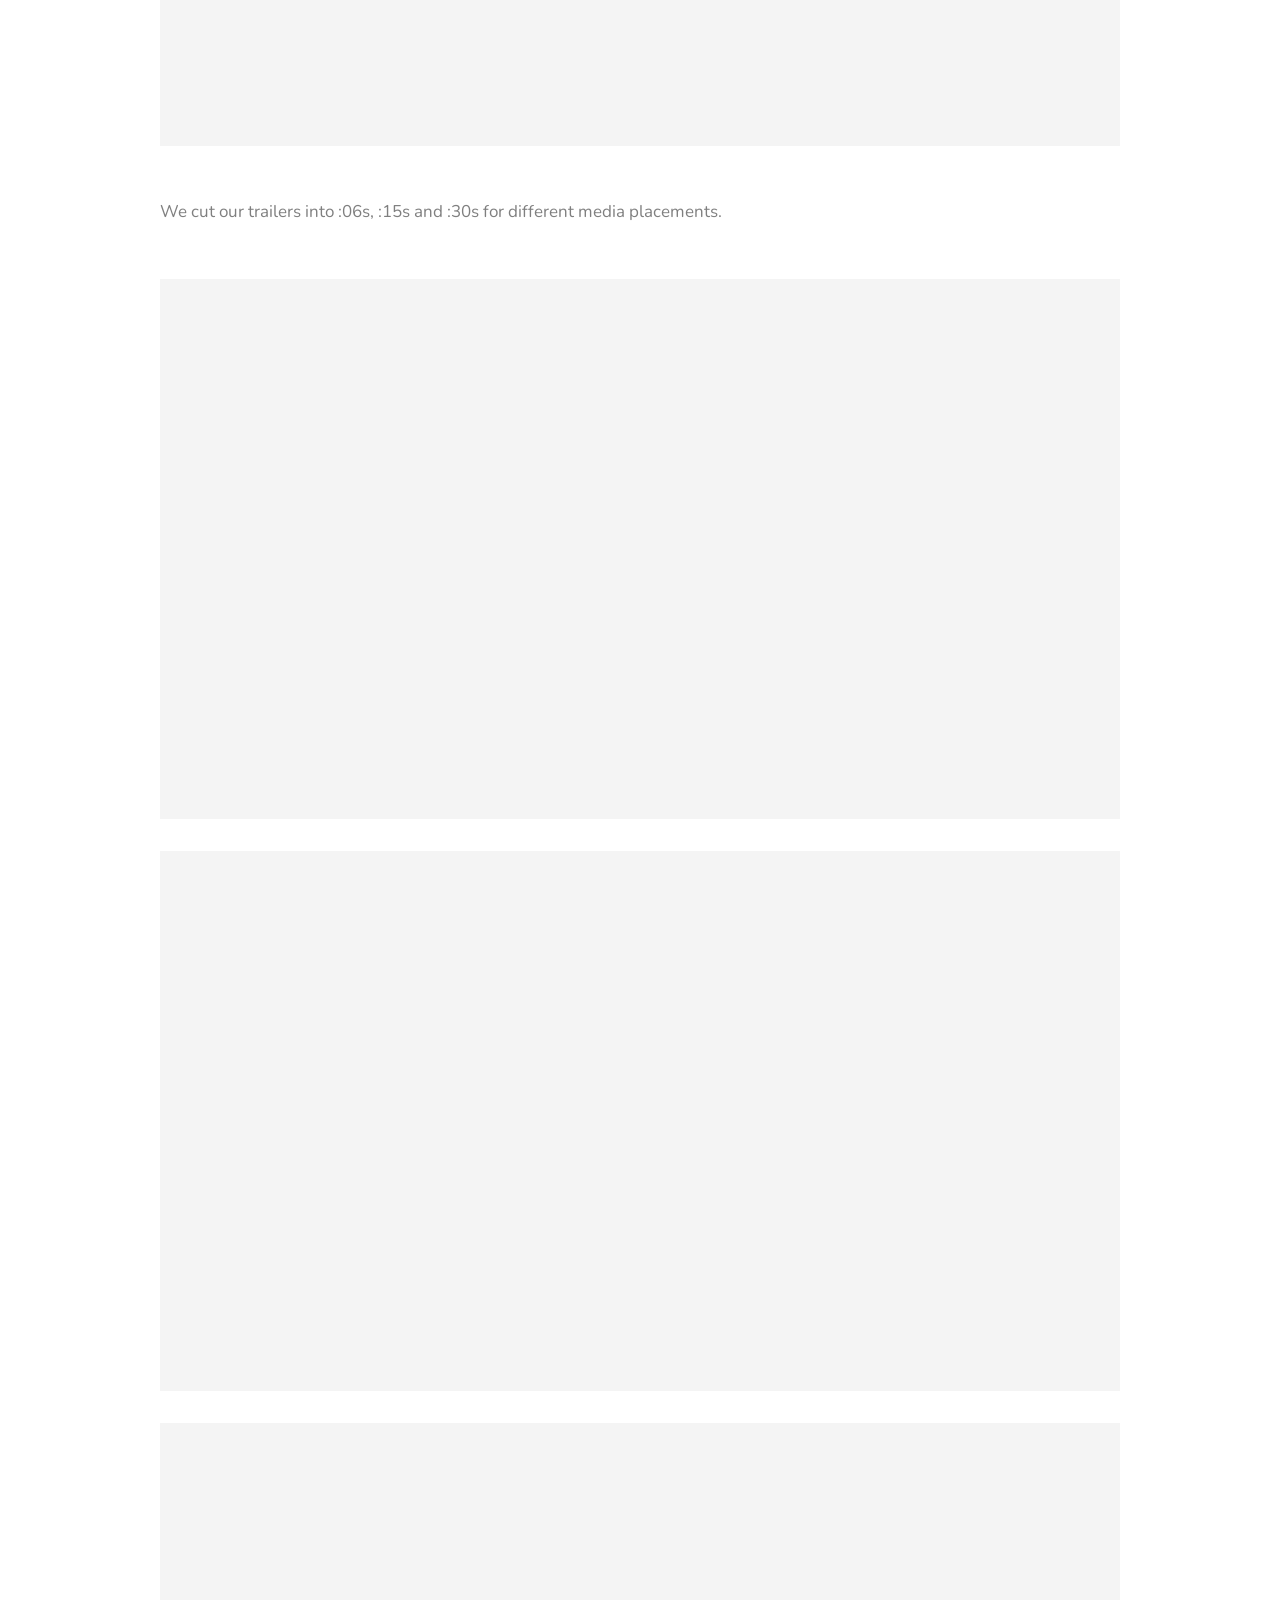
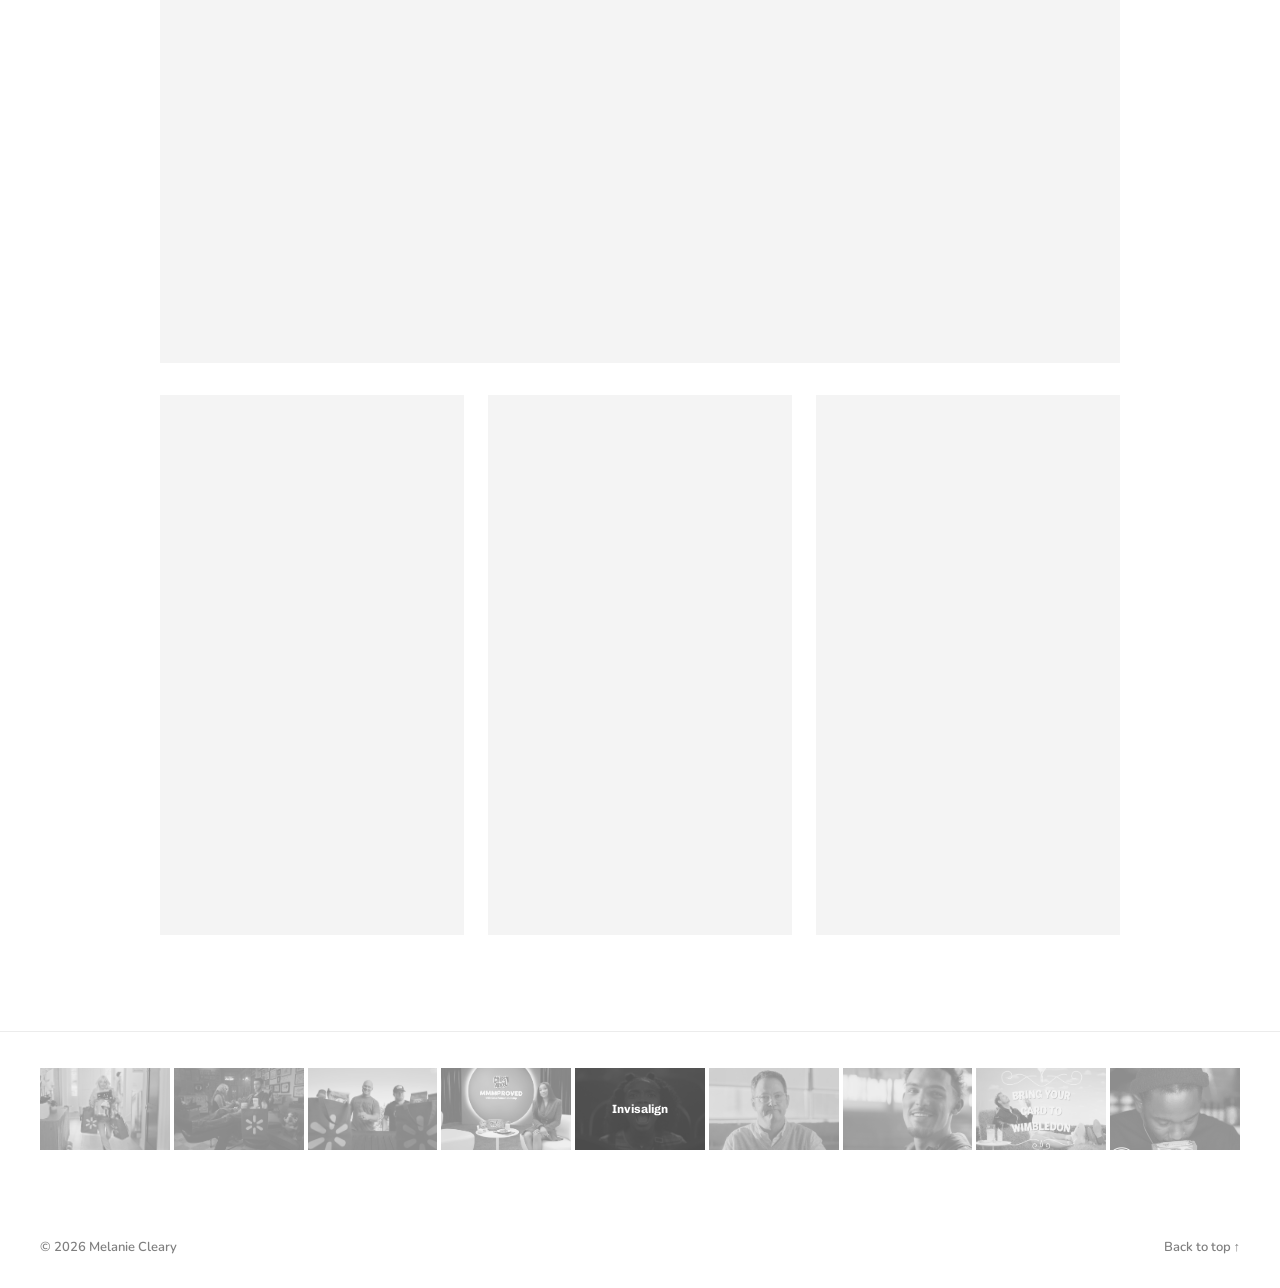
<file: site/invisalign/index.html>
<!doctype html>
<html lang="en">
<head>
<meta charset="utf-8">
<meta name="viewport" content="width=device-width, initial-scale=1">
<title>Invisalign: Invis is Drama Free — Melanie Cleary</title>
<meta name="description" content="In a world… where Braces are Drama, Invisalign is the drama free option to straighten your teeth.">
<meta property="og:title" content="Invisalign: Invis is Drama Free — Melanie Cleary">
<meta property="og:description" content="In a world… where Braces are Drama, Invisalign is the drama free option to straighten your teeth.">
<meta property="og:type" content="website">
<link rel="canonical" href="https://melaniecleary.com/invisalign/">
<meta property="og:url" content="https://melaniecleary.com/invisalign/">
<meta property="og:image" content="https://melaniecleary.com/assets/img/thumb-invisalign.jpg">
<link rel="icon" href="../assets/favicon.svg" type="image/svg+xml">
<link rel="preconnect" href="https://fonts.googleapis.com">
<link rel="preconnect" href="https://fonts.gstatic.com" crossorigin>
<link rel="stylesheet" href="https://fonts.googleapis.com/css2?family=Chivo:wght@400;700;900&family=Nunito:ital,wght@0,400;0,600;0,700;1,400&display=swap">
<link rel="stylesheet" href="../assets/css/style.css">
</head>
<body class="">
<a class="skip" href="#main">Skip to content</a>
<header class="site-header wrap">
  <a class="brand" href="../">
    <span class="brand-name">Melanie Cleary</span>
    <span class="brand-tag">Creative Director, Art</span>
  </a>
  <nav class="site-nav" aria-label="Main">
    <a href="../" aria-current="page">Work</a>
    <a href="../about/">About</a>
  </nav>
</header>
<main id="main">
<article class="project wrap">
  <header class="project-head"><h1>Invisalign</h1><p class="subtitle">Invis is Drama Free</p></header>
  <div class="project-body">
<div class="prose"><p>In a world… where Braces are Drama, Invisalign is the drama free option to straighten your teeth.</p><p>To highlight all of the ways braces are drama we turned to the most dramatic medium of all: MOVIES. We created what looked like trailers for upcoming new releases but the plot of every movie was centered around the drama of braces. With trailers for 8 totally different genres of movies we created something for every teen on the internet — from a disaster movie to a movie musical.</p><p>We paired our trailers with animated movie posters tailored for social placements and worked with creators on TikTok to create their own movie trailers, tapping into a behavior that was already gaining traction on social platforms.</p><p>And the trailers found their audience with tangible results: 127% increase in views from our target, 315% increase in clickthrough rate and 404k unique website visits from teens.</p></div>
<section class="meta-list awards" aria-label="Recognition"><h2>Recognition</h2><dl><div><dt>Clio Health Awards</dt><dd>🥉 Bronze — Creative Effectiveness</dd></div><div><dt>Shorty Awards</dt><dd>🏆 Winner/Highest Honor — Short Form Video; 🥇 Gold — Healthcare and Pharma; 🥇 Gold — Integrated Campaign</dd></div><div><dt>Addys — NY District 2</dt><dd>🥈 Silver — Social Media Campaign; 🥈 Silver — Internet Commercial Campaign</dd></div><div><dt>National Addys</dt><dd>🥈 Silver — Internet Commercial Campaign</dd></div><div><dt>Reggies</dt><dd>🥈 Silver — Age Targeted Marketing</dd></div></dl></section>
<div class="prose"><p>Our trailer for the fictional flick, <em>Vampires in Wires</em>, premiered in a Vevo Takeover on YouTube for Olivia Rodrigo’s hit song of the summer, “vampire.” And our trailer for the fictional action flick <em>Down to the Wire</em> premiered on TikTok around the launch of Mission Impossible: Dead Reckoning to integrate Invisalign into pre-existing cultural conversations.</p></div>
<figure class="media video" style="aspect-ratio:354/240"><iframe src="https://player.vimeo.com/video/870771555?h=dcc811c5ab&title=0&byline=0&portrait=0&dnt=1" title="Vampires in Wires: Vevo Takeover" loading="lazy" allow="autoplay; fullscreen; picture-in-picture" allowfullscreen></iframe></figure>
<div class="prose"><p>We cut our trailers into :06s, :15s and :30s for different media placements.</p></div>
<figure class="media video" style="aspect-ratio:16/9"><iframe src="https://player.vimeo.com/video/903384930?title=0&byline=0&portrait=0&dnt=1" title="Concession Stand Blues" loading="lazy" allow="autoplay; fullscreen; picture-in-picture" allowfullscreen></iframe></figure>
<figure class="media video" style="aspect-ratio:16/9"><iframe src="https://player.vimeo.com/video/903384957?title=0&byline=0&portrait=0&dnt=1" title="Wirecrossed Lovers" loading="lazy" allow="autoplay; fullscreen; picture-in-picture" allowfullscreen></iframe></figure>
<figure class="media video" style="aspect-ratio:16/9"><iframe src="https://player.vimeo.com/video/903384946?title=0&byline=0&portrait=0&dnt=1" title="Down to the Wire" loading="lazy" allow="autoplay; fullscreen; picture-in-picture" allowfullscreen></iframe></figure>
<div class="row" style="--cols:3"><figure class="media video is-tall" style="aspect-ratio:9/16"><iframe src="https://player.vimeo.com/video/870779449?h=3aff30304a&title=0&byline=0&portrait=0&dnt=1" title="Brace For Impact" loading="lazy" allow="autoplay; fullscreen; picture-in-picture" allowfullscreen></iframe></figure><figure class="media video is-tall" style="aspect-ratio:9/16"><iframe src="https://player.vimeo.com/video/870783842?h=0cf2a622d6&title=0&byline=0&portrait=0&dnt=1" title="Popped Quiz" loading="lazy" allow="autoplay; fullscreen; picture-in-picture" allowfullscreen></iframe></figure><figure class="media video is-tall" style="aspect-ratio:9/16"><iframe src="https://player.vimeo.com/video/870782199?h=0edefd0c09&title=0&byline=0&portrait=0&dnt=1" title="Breaking The Band" loading="lazy" allow="autoplay; fullscreen; picture-in-picture" allowfullscreen></iframe></figure></div>
  </div>
</article>
<nav class="more-work grid-wrap" aria-label="All work">
  <ul class="work-grid" style="--count:9;--mid:9"><li><a class="card" href="../walmart-anna-faris/"><img src="../assets/img/thumb-walmart-anna-faris.gif" alt="" loading="lazy" decoding="async"><span class="card-title">Walmart: Anna Faris’ Day In</span></a></li><li><a class="card" href="../walmart-health-and-wellness/"><img src="../assets/img/thumb-walmart-health-and-wellness.jpg" alt="" loading="lazy" decoding="async"><span class="card-title">Walmart: Health &amp; Wellness</span></a></li><li><a class="card" href="../walmart-fire-dept-coffee/"><img src="../assets/img/thumb-walmart-fire-dept-coffee.jpg" alt="" loading="lazy" decoding="async"><span class="card-title">Walmart: Fire Dept. Coffee</span></a></li><li><a class="card" href="../chips-ahoy/"><img src="../assets/img/thumb-chips-ahoy.webp" alt="" loading="lazy" decoding="async"><span class="card-title">Chips Ahoy!</span></a></li><li><a class="card" href="../invisalign/" aria-current="page"><img src="../assets/img/thumb-invisalign.jpg" alt="" loading="lazy" decoding="async"><span class="card-title">Invisalign</span></a></li><li><a class="card" href="../belvita-rise-and-thrive/"><img src="../assets/img/thumb-belvita-rise-and-thrive.gif" alt="" loading="lazy" decoding="async"><span class="card-title">belVita: Rise &amp; Thrive</span></a></li><li><a class="card" href="../trident-trae-young/"><img src="../assets/img/thumb-trident-trae-young.png" alt="" loading="lazy" decoding="async"><span class="card-title">Trident + Trae Young</span></a></li><li><a class="card" href="../amex-wimbledon/"><img src="../assets/img/thumb-amex-wimbledon.png" alt="" loading="lazy" decoding="async"><span class="card-title">AmEx + Wimbledon</span></a></li><li><a class="card" href="../shoppingsmallwithshaq/"><img src="../assets/img/thumb-shoppingsmallwithshaq.gif" alt="" loading="lazy" decoding="async"><span class="card-title">Shopping Small with Shaq</span></a></li></ul>
</nav>
</main>
<footer class="site-footer wrap">
  <span>© 2026 Melanie Cleary</span>
  <a href="#main" class="to-top">Back to top ↑</a>
</footer>
<script src="../assets/js/main.js" defer></script>
</body>
</html>
</file>
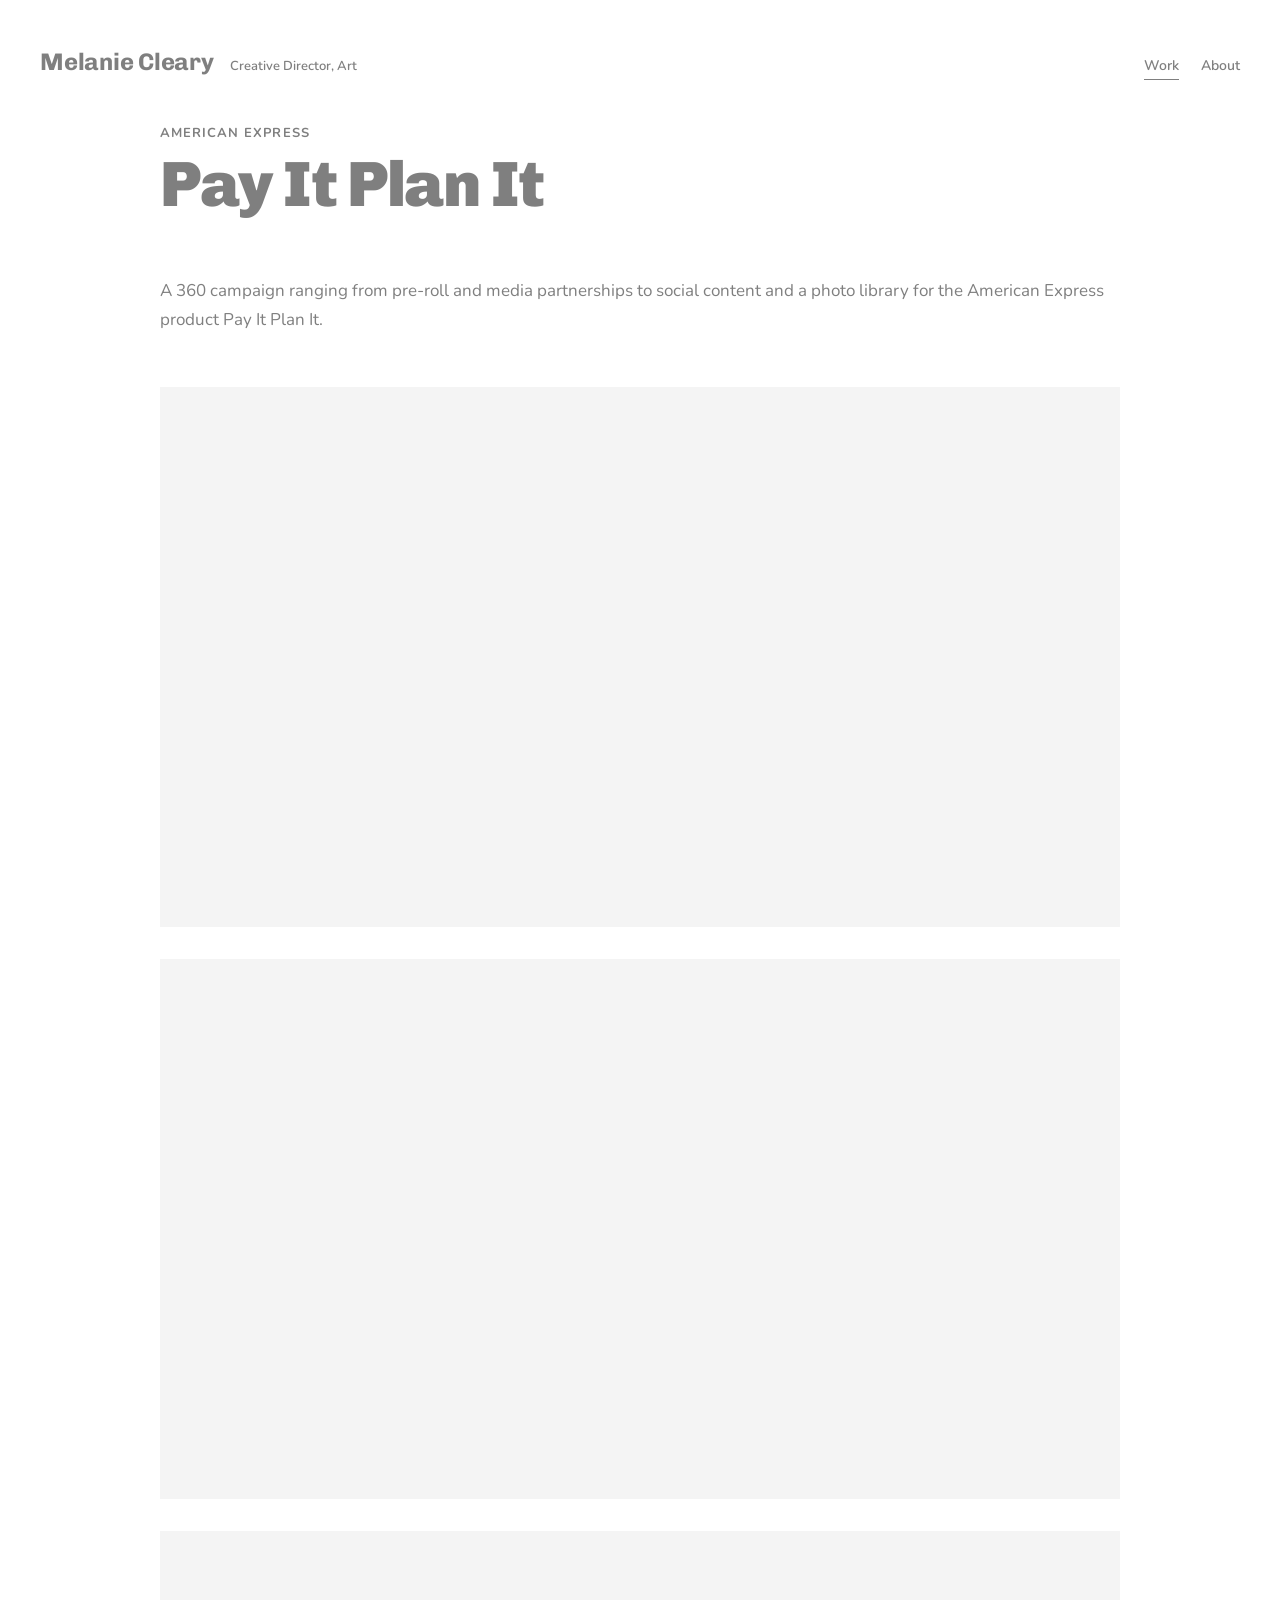
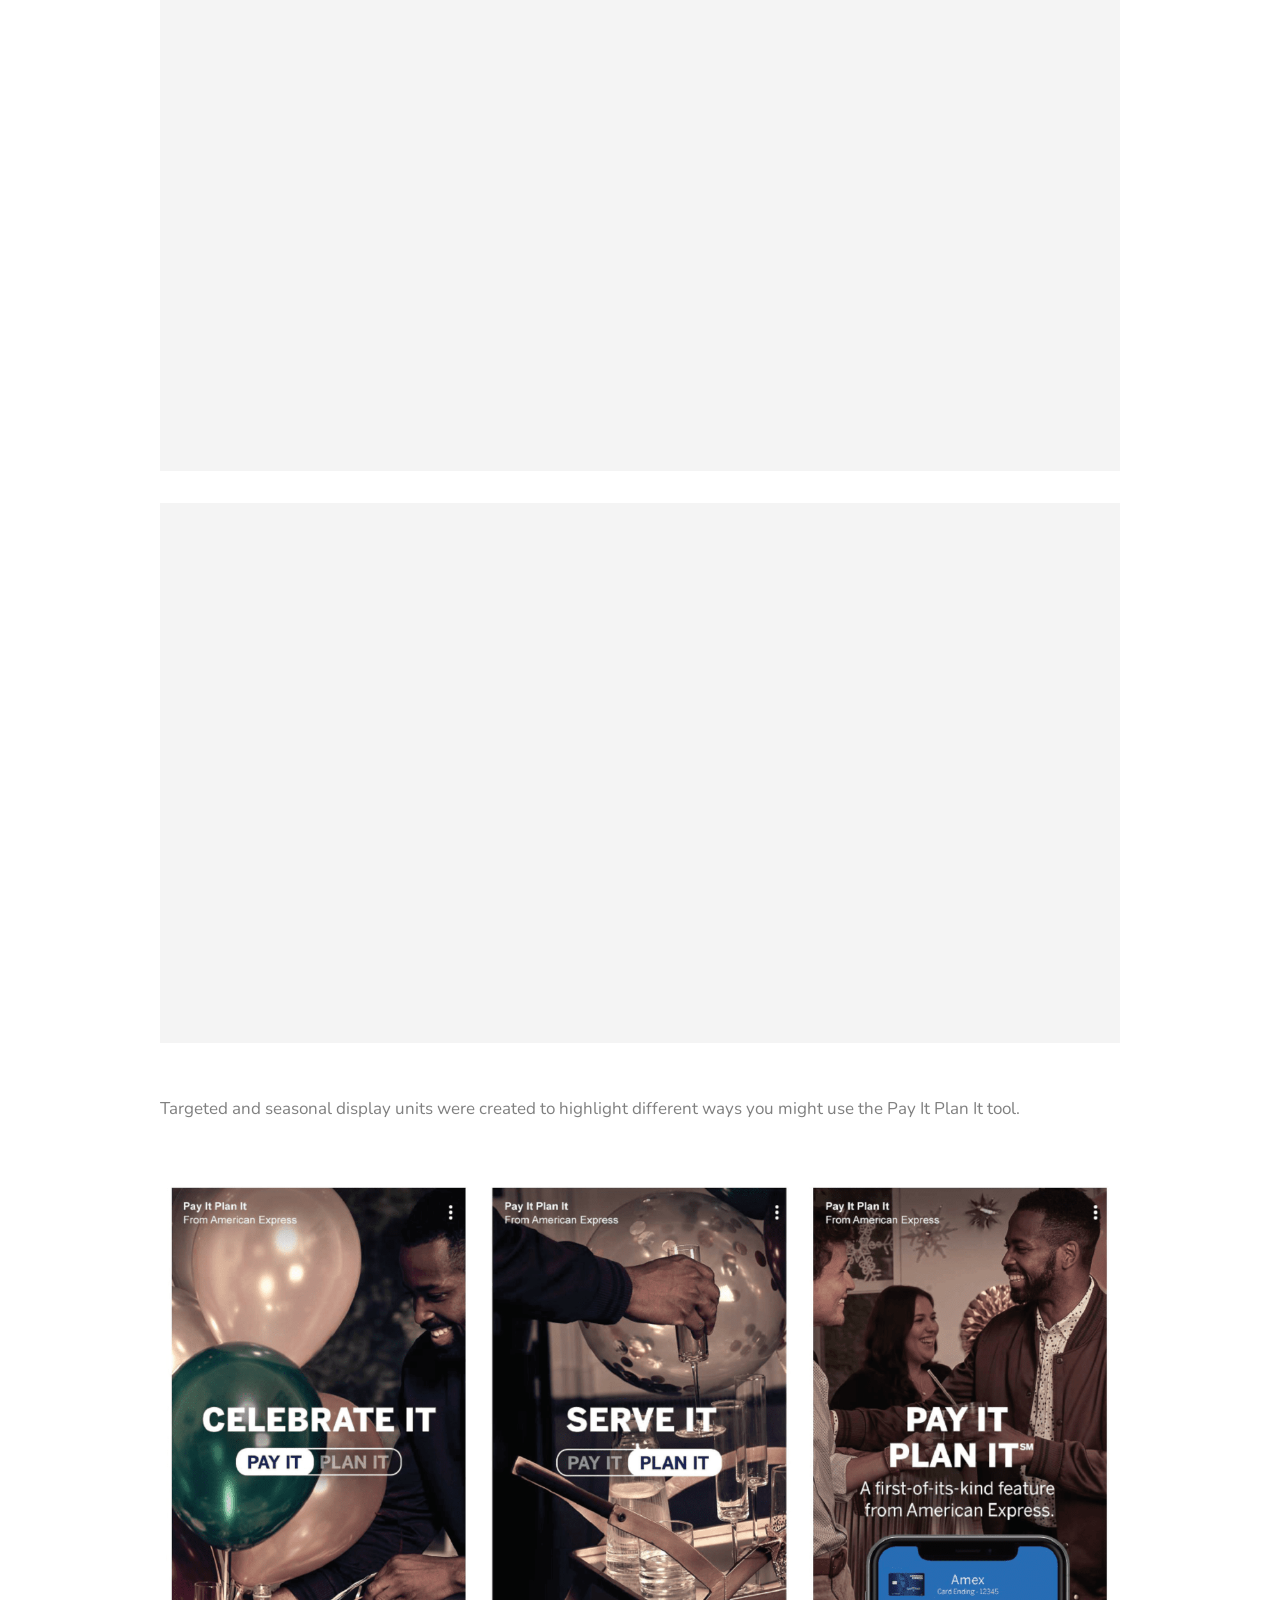
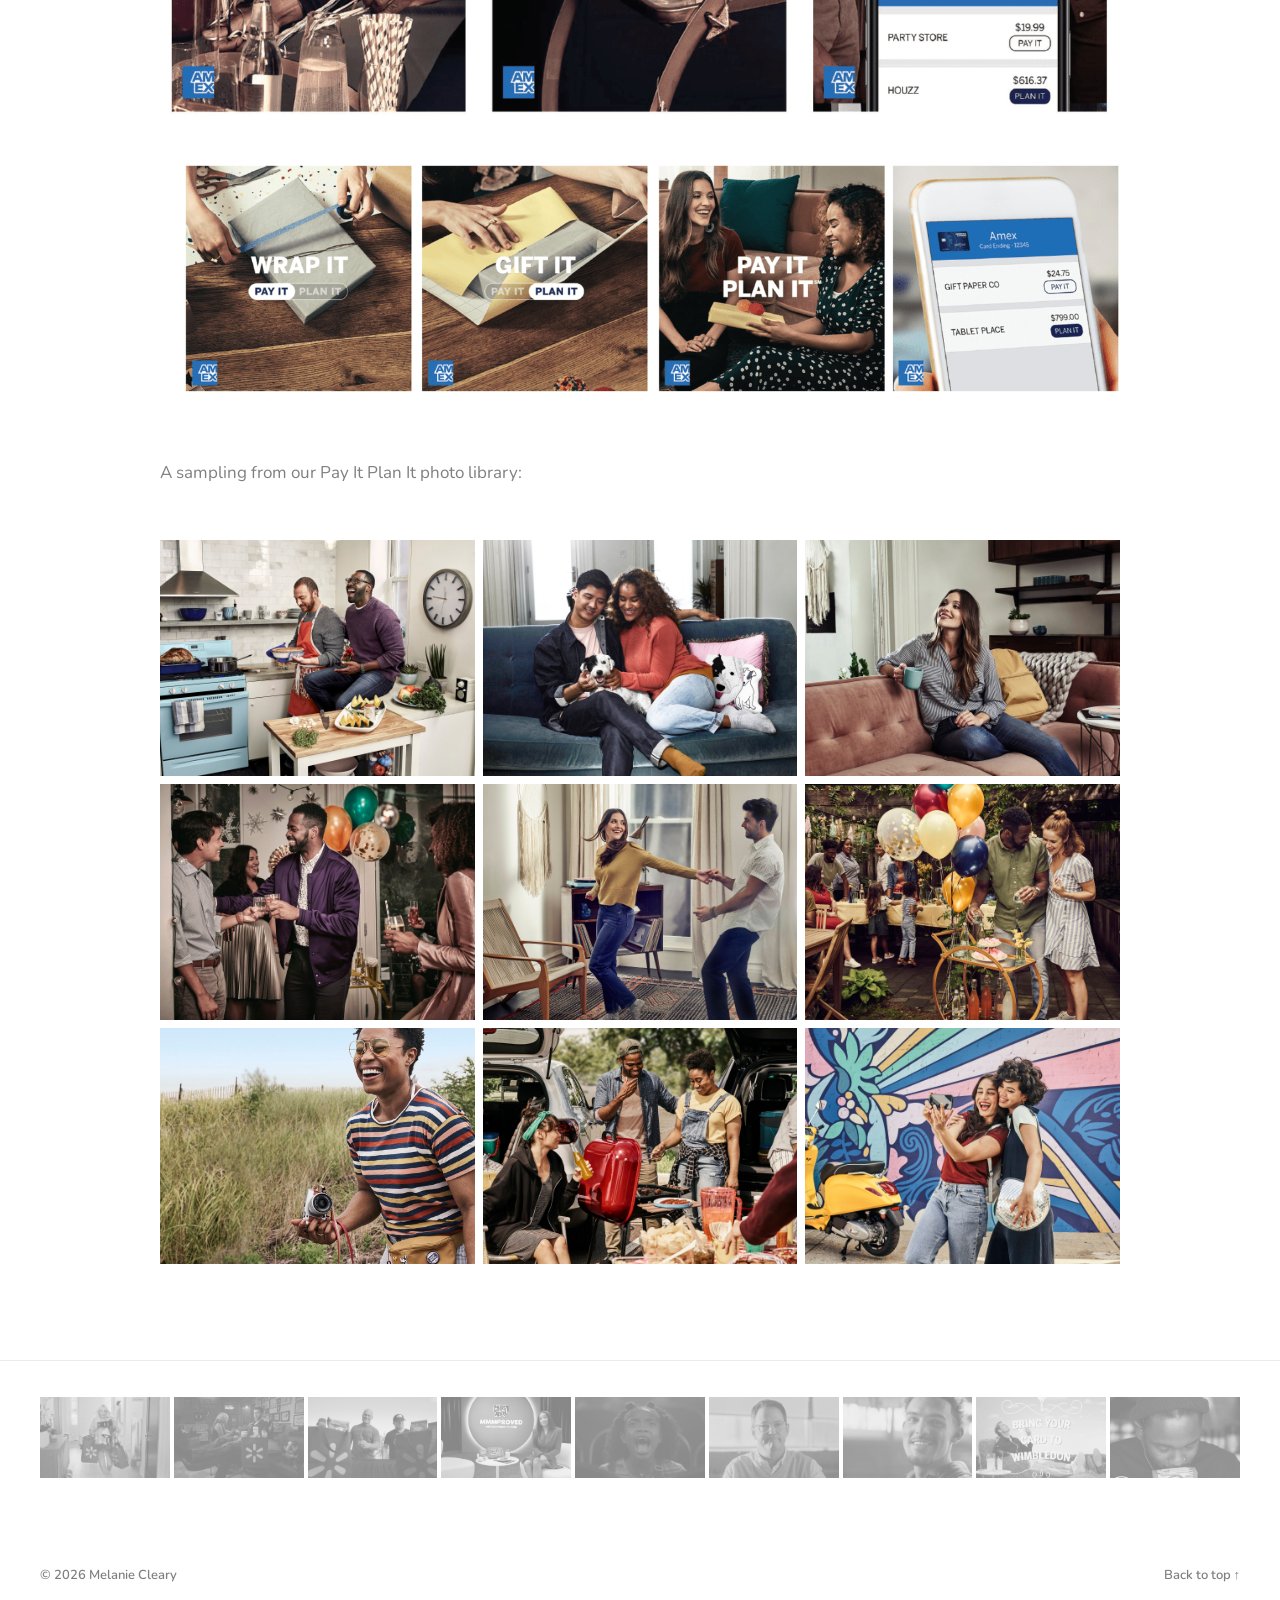
<file: site/pay-it-plan-it/index.html>
<!doctype html>
<html lang="en">
<head>
<meta charset="utf-8">
<meta name="viewport" content="width=device-width, initial-scale=1">
<title>Pay It Plan It — Melanie Cleary</title>
<meta name="description" content="A 360 campaign ranging from pre-roll and media partnerships to social content and a photo library for the American Express product Pay It Plan It.">
<meta property="og:title" content="Pay It Plan It — Melanie Cleary">
<meta property="og:description" content="A 360 campaign ranging from pre-roll and media partnerships to social content and a photo library for the American Express product Pay It Plan It.">
<meta property="og:type" content="website">
<link rel="canonical" href="https://melaniecleary.com/pay-it-plan-it/">
<meta property="og:url" content="https://melaniecleary.com/pay-it-plan-it/">
<meta property="og:image" content="https://melaniecleary.com/assets/img/thumb-pay-it-plan-it.jpg">
<link rel="icon" href="../assets/favicon.svg" type="image/svg+xml">
<link rel="preconnect" href="https://fonts.googleapis.com">
<link rel="preconnect" href="https://fonts.gstatic.com" crossorigin>
<link rel="stylesheet" href="https://fonts.googleapis.com/css2?family=Chivo:wght@400;700;900&family=Nunito:ital,wght@0,400;0,600;0,700;1,400&display=swap">
<link rel="stylesheet" href="../assets/css/style.css">
</head>
<body class="">
<a class="skip" href="#main">Skip to content</a>
<header class="site-header wrap">
  <a class="brand" href="../">
    <span class="brand-name">Melanie Cleary</span>
    <span class="brand-tag">Creative Director, Art</span>
  </a>
  <nav class="site-nav" aria-label="Main">
    <a href="../" aria-current="page">Work</a>
    <a href="../about/">About</a>
  </nav>
</header>
<main id="main">
<article class="project wrap">
  <header class="project-head"><p class="kicker">American Express</p><h1>Pay It Plan It</h1></header>
  <div class="project-body">
<div class="prose"><p>A 360 campaign ranging from pre-roll and media partnerships to social content and a photo library for the American Express product Pay It Plan It.</p></div>
<figure class="media video" style="aspect-ratio:16/9"><iframe src="https://player.vimeo.com/video/361350115?title=0&byline=0&portrait=0&dnt=1" title="Pay It Plan It: Living Room" loading="lazy" allow="autoplay; fullscreen; picture-in-picture" allowfullscreen></iframe></figure>
<figure class="media video" style="aspect-ratio:16/9"><iframe src="https://player.vimeo.com/video/361350069?title=0&byline=0&portrait=0&dnt=1" title="Pay It Plan It: Concert" loading="lazy" allow="autoplay; fullscreen; picture-in-picture" allowfullscreen></iframe></figure>
<figure class="media video" style="aspect-ratio:16/9"><iframe src="https://player.vimeo.com/video/361350033?title=0&byline=0&portrait=0&dnt=1" title="Pay It Plan It: Camping" loading="lazy" allow="autoplay; fullscreen; picture-in-picture" allowfullscreen></iframe></figure>
<figure class="media video" style="aspect-ratio:16/9"><iframe src="https://player.vimeo.com/video/361350148?title=0&byline=0&portrait=0&dnt=1" title="Pay It Plan It: Cake" loading="lazy" allow="autoplay; fullscreen; picture-in-picture" allowfullscreen></iframe></figure>
<div class="prose"><p>Targeted and seasonal display units were created to highlight different ways you might use the Pay It Plan It tool.</p></div>
<figure class="media image"><img src="../assets/img/pipi-nye.png" alt="New Year’s Eve Pay It Plan It display unit" loading="lazy" decoding="async"></figure>
<figure class="media image"><img src="../assets/img/pipi-holiday.png" alt="Holiday Pay It Plan It display unit" loading="lazy" decoding="async"></figure>
<div class="prose"><p>A sampling from our Pay It Plan It photo library:</p></div>
<div class="gallery"><a class="gallery-item" href="../assets/img/pipi-photo-1.jpg" data-lightbox><img src="../assets/img/pipi-photo-1.jpg" alt="Friendsgiving" loading="lazy" decoding="async"></a><a class="gallery-item" href="../assets/img/pipi-photo-2.jpg" data-lightbox><img src="../assets/img/pipi-photo-2.jpg" alt="Accent it, lounge it" loading="lazy" decoding="async"></a><a class="gallery-item" href="../assets/img/pipi-photo-3.jpg" data-lightbox><img src="../assets/img/pipi-photo-3.jpg" alt="Back to school" loading="lazy" decoding="async"></a><a class="gallery-item" href="../assets/img/pipi-photo-4.jpg" data-lightbox><img src="../assets/img/pipi-photo-4.jpg" alt="Celebrate it, serve it" loading="lazy" decoding="async"></a><a class="gallery-item" href="../assets/img/pipi-photo-5.jpg" data-lightbox><img src="../assets/img/pipi-photo-5.jpg" alt="Groove it, spin it" loading="lazy" decoding="async"></a><a class="gallery-item" href="../assets/img/pipi-photo-6.jpg" data-lightbox><img src="../assets/img/pipi-photo-6.jpg" alt="Celebrate it, serve it" loading="lazy" decoding="async"></a><a class="gallery-item" href="../assets/img/pipi-photo-7.jpg" data-lightbox><img src="../assets/img/pipi-photo-7.jpg" alt="Hip it, snap it" loading="lazy" decoding="async"></a><a class="gallery-item" href="../assets/img/pipi-photo-8.jpg" data-lightbox><img src="../assets/img/pipi-photo-8.jpg" alt="Snack it, grill it" loading="lazy" decoding="async"></a><a class="gallery-item" href="../assets/img/pipi-photo-9.jpg" data-lightbox><img src="../assets/img/pipi-photo-9.jpg" alt="Wear it, rev it" loading="lazy" decoding="async"></a></div>
  </div>
</article>
<nav class="more-work grid-wrap" aria-label="All work">
  <ul class="work-grid" style="--count:9;--mid:9"><li><a class="card" href="../walmart-anna-faris/"><img src="../assets/img/thumb-walmart-anna-faris.gif" alt="" loading="lazy" decoding="async"><span class="card-title">Walmart: Anna Faris’ Day In</span></a></li><li><a class="card" href="../walmart-health-and-wellness/"><img src="../assets/img/thumb-walmart-health-and-wellness.jpg" alt="" loading="lazy" decoding="async"><span class="card-title">Walmart: Health &amp; Wellness</span></a></li><li><a class="card" href="../walmart-fire-dept-coffee/"><img src="../assets/img/thumb-walmart-fire-dept-coffee.jpg" alt="" loading="lazy" decoding="async"><span class="card-title">Walmart: Fire Dept. Coffee</span></a></li><li><a class="card" href="../chips-ahoy/"><img src="../assets/img/thumb-chips-ahoy.webp" alt="" loading="lazy" decoding="async"><span class="card-title">Chips Ahoy!</span></a></li><li><a class="card" href="../invisalign/"><img src="../assets/img/thumb-invisalign.jpg" alt="" loading="lazy" decoding="async"><span class="card-title">Invisalign</span></a></li><li><a class="card" href="../belvita-rise-and-thrive/"><img src="../assets/img/thumb-belvita-rise-and-thrive.gif" alt="" loading="lazy" decoding="async"><span class="card-title">belVita: Rise &amp; Thrive</span></a></li><li><a class="card" href="../trident-trae-young/"><img src="../assets/img/thumb-trident-trae-young.png" alt="" loading="lazy" decoding="async"><span class="card-title">Trident + Trae Young</span></a></li><li><a class="card" href="../amex-wimbledon/"><img src="../assets/img/thumb-amex-wimbledon.png" alt="" loading="lazy" decoding="async"><span class="card-title">AmEx + Wimbledon</span></a></li><li><a class="card" href="../shoppingsmallwithshaq/"><img src="../assets/img/thumb-shoppingsmallwithshaq.gif" alt="" loading="lazy" decoding="async"><span class="card-title">Shopping Small with Shaq</span></a></li></ul>
</nav>
</main>
<footer class="site-footer wrap">
  <span>© 2026 Melanie Cleary</span>
  <a href="#main" class="to-top">Back to top ↑</a>
</footer>
<script src="../assets/js/main.js" defer></script>
</body>
</html>
</file>
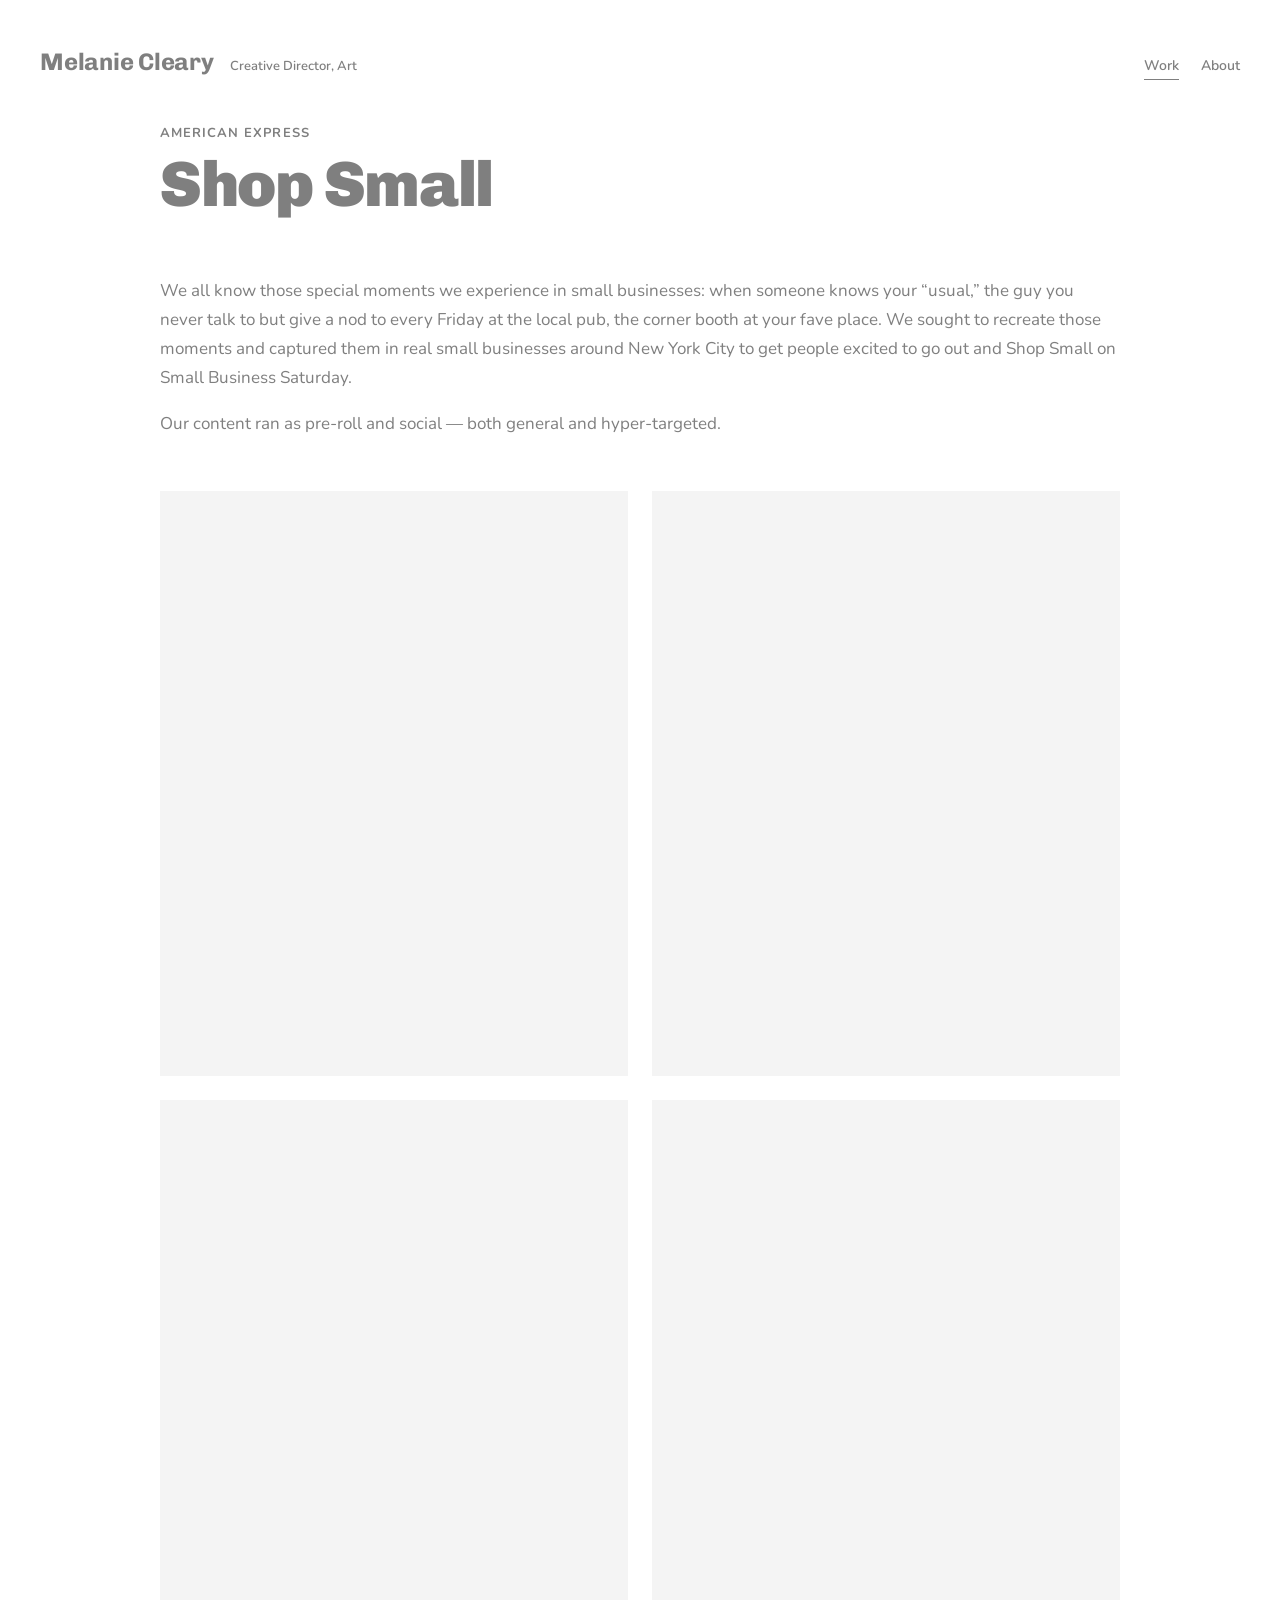
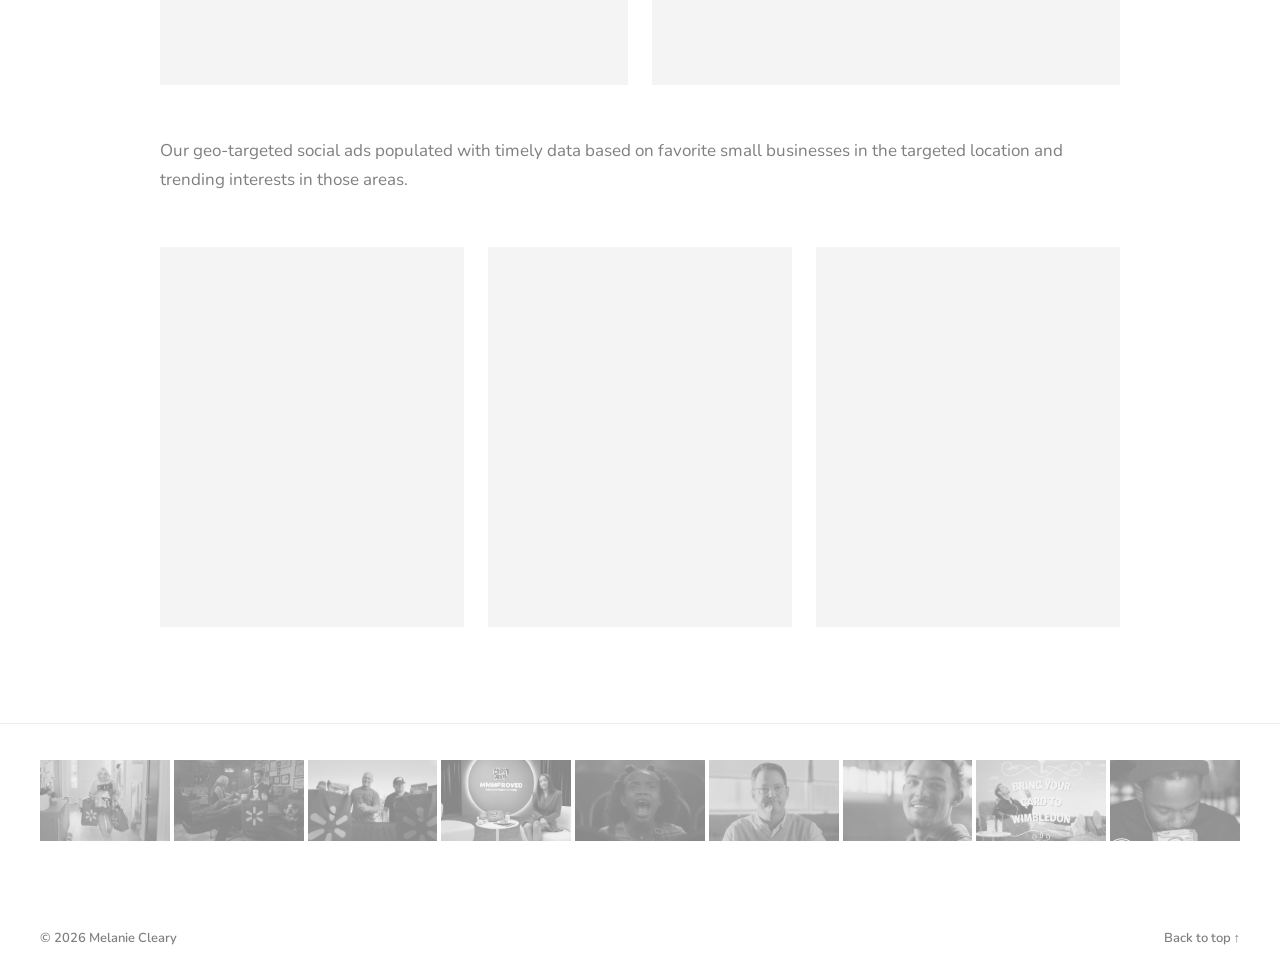
<file: site/shop-small/index.html>
<!doctype html>
<html lang="en">
<head>
<meta charset="utf-8">
<meta name="viewport" content="width=device-width, initial-scale=1">
<title>Shop Small — Melanie Cleary</title>
<meta name="description" content="We all know those special moments we experience in small businesses: when someone knows your “usual,” the guy you never talk to but give a nod to every Friday at the local pub, the corner booth at your fave place. We sought to recreate those moments and captured them in real small businesses around New York City to get people excited to go out and Shop Small on Small Business Saturday.">
<meta property="og:title" content="Shop Small — Melanie Cleary">
<meta property="og:description" content="We all know those special moments we experience in small businesses: when someone knows your “usual,” the guy you never talk to but give a nod to every Friday at the local pub, the corner booth at your fave place. We sought to recreate those moments and captured them in real small businesses around New York City to get people excited to go out and Shop Small on Small Business Saturday.">
<meta property="og:type" content="website">
<link rel="canonical" href="https://melaniecleary.com/shop-small/">
<meta property="og:url" content="https://melaniecleary.com/shop-small/">
<meta property="og:image" content="https://melaniecleary.com/assets/img/thumb-shop-small.jpg">
<link rel="icon" href="../assets/favicon.svg" type="image/svg+xml">
<link rel="preconnect" href="https://fonts.googleapis.com">
<link rel="preconnect" href="https://fonts.gstatic.com" crossorigin>
<link rel="stylesheet" href="https://fonts.googleapis.com/css2?family=Chivo:wght@400;700;900&family=Nunito:ital,wght@0,400;0,600;0,700;1,400&display=swap">
<link rel="stylesheet" href="../assets/css/style.css">
</head>
<body class="">
<a class="skip" href="#main">Skip to content</a>
<header class="site-header wrap">
  <a class="brand" href="../">
    <span class="brand-name">Melanie Cleary</span>
    <span class="brand-tag">Creative Director, Art</span>
  </a>
  <nav class="site-nav" aria-label="Main">
    <a href="../" aria-current="page">Work</a>
    <a href="../about/">About</a>
  </nav>
</header>
<main id="main">
<article class="project wrap">
  <header class="project-head"><p class="kicker">American Express</p><h1>Shop Small</h1></header>
  <div class="project-body">
<div class="prose"><p>We all know those special moments we experience in small businesses: when someone knows your “usual,” the guy you never talk to but give a nod to every Friday at the local pub, the corner booth at your fave place. We sought to recreate those moments and captured them in real small businesses around New York City to get people excited to go out and Shop Small on Small Business Saturday.</p><p>Our content ran as pre-roll and social — both general and hyper-targeted.</p></div>
<div class="row" style="--cols:2"><figure class="media video is-tall" style="aspect-ratio:4/5"><iframe src="https://player.vimeo.com/video/361200900?title=0&byline=0&portrait=0&dnt=1" title="SBS Record Store" loading="lazy" allow="autoplay; fullscreen; picture-in-picture" allowfullscreen></iframe></figure><figure class="media video is-tall" style="aspect-ratio:4/5"><iframe src="https://player.vimeo.com/video/361200871?title=0&byline=0&portrait=0&dnt=1" title="SBS Pizza Parlor" loading="lazy" allow="autoplay; fullscreen; picture-in-picture" allowfullscreen></iframe></figure><figure class="media video is-tall" style="aspect-ratio:4/5"><iframe src="https://player.vimeo.com/video/361200828?title=0&byline=0&portrait=0&dnt=1" title="SBS Coffee Shop" loading="lazy" allow="autoplay; fullscreen; picture-in-picture" allowfullscreen></iframe></figure><figure class="media video is-tall" style="aspect-ratio:4/5"><iframe src="https://player.vimeo.com/video/361200784?title=0&byline=0&portrait=0&dnt=1" title="SBS Nail Salon" loading="lazy" allow="autoplay; fullscreen; picture-in-picture" allowfullscreen></iframe></figure></div>
<div class="prose"><p>Our geo-targeted social ads populated with timely data based on favorite small businesses in the targeted location and trending interests in those areas.</p></div>
<div class="row" style="--cols:3"><figure class="media video is-tall" style="aspect-ratio:4/5"><iframe src="https://player.vimeo.com/video/361203410?title=0&byline=0&portrait=0&dnt=1" title="Geo-Targeted: Manhattan" loading="lazy" allow="autoplay; fullscreen; picture-in-picture" allowfullscreen></iframe></figure><figure class="media video is-tall" style="aspect-ratio:4/5"><iframe src="https://player.vimeo.com/video/361203440?title=0&byline=0&portrait=0&dnt=1" title="Geo-Targeted: East Austin" loading="lazy" allow="autoplay; fullscreen; picture-in-picture" allowfullscreen></iframe></figure><figure class="media video is-tall" style="aspect-ratio:4/5"><iframe src="https://player.vimeo.com/video/361203472?title=0&byline=0&portrait=0&dnt=1" title="Geo-Targeted: The Fillmore" loading="lazy" allow="autoplay; fullscreen; picture-in-picture" allowfullscreen></iframe></figure></div>
  </div>
</article>
<nav class="more-work grid-wrap" aria-label="All work">
  <ul class="work-grid" style="--count:9;--mid:9"><li><a class="card" href="../walmart-anna-faris/"><img src="../assets/img/thumb-walmart-anna-faris.gif" alt="" loading="lazy" decoding="async"><span class="card-title">Walmart: Anna Faris’ Day In</span></a></li><li><a class="card" href="../walmart-health-and-wellness/"><img src="../assets/img/thumb-walmart-health-and-wellness.jpg" alt="" loading="lazy" decoding="async"><span class="card-title">Walmart: Health &amp; Wellness</span></a></li><li><a class="card" href="../walmart-fire-dept-coffee/"><img src="../assets/img/thumb-walmart-fire-dept-coffee.jpg" alt="" loading="lazy" decoding="async"><span class="card-title">Walmart: Fire Dept. Coffee</span></a></li><li><a class="card" href="../chips-ahoy/"><img src="../assets/img/thumb-chips-ahoy.webp" alt="" loading="lazy" decoding="async"><span class="card-title">Chips Ahoy!</span></a></li><li><a class="card" href="../invisalign/"><img src="../assets/img/thumb-invisalign.jpg" alt="" loading="lazy" decoding="async"><span class="card-title">Invisalign</span></a></li><li><a class="card" href="../belvita-rise-and-thrive/"><img src="../assets/img/thumb-belvita-rise-and-thrive.gif" alt="" loading="lazy" decoding="async"><span class="card-title">belVita: Rise &amp; Thrive</span></a></li><li><a class="card" href="../trident-trae-young/"><img src="../assets/img/thumb-trident-trae-young.png" alt="" loading="lazy" decoding="async"><span class="card-title">Trident + Trae Young</span></a></li><li><a class="card" href="../amex-wimbledon/"><img src="../assets/img/thumb-amex-wimbledon.png" alt="" loading="lazy" decoding="async"><span class="card-title">AmEx + Wimbledon</span></a></li><li><a class="card" href="../shoppingsmallwithshaq/"><img src="../assets/img/thumb-shoppingsmallwithshaq.gif" alt="" loading="lazy" decoding="async"><span class="card-title">Shopping Small with Shaq</span></a></li></ul>
</nav>
</main>
<footer class="site-footer wrap">
  <span>© 2026 Melanie Cleary</span>
  <a href="#main" class="to-top">Back to top ↑</a>
</footer>
<script src="../assets/js/main.js" defer></script>
</body>
</html>
</file>
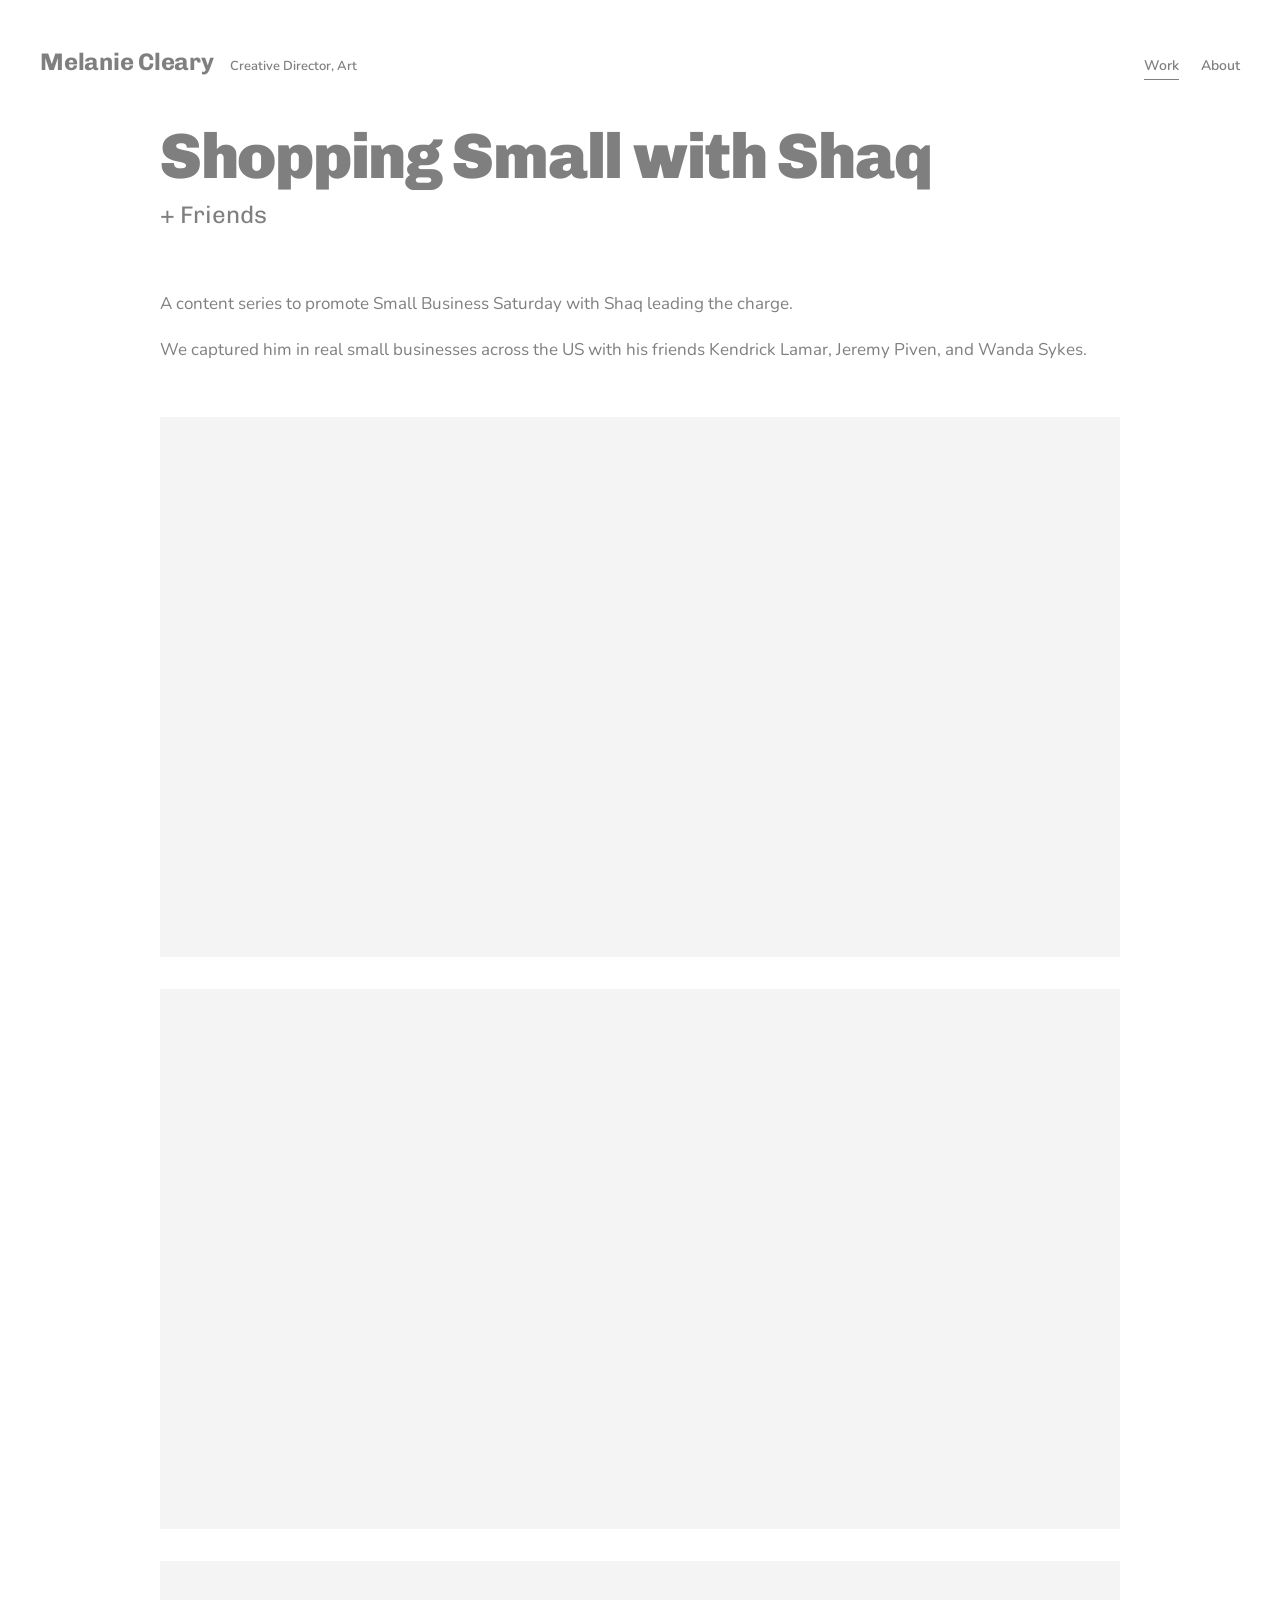
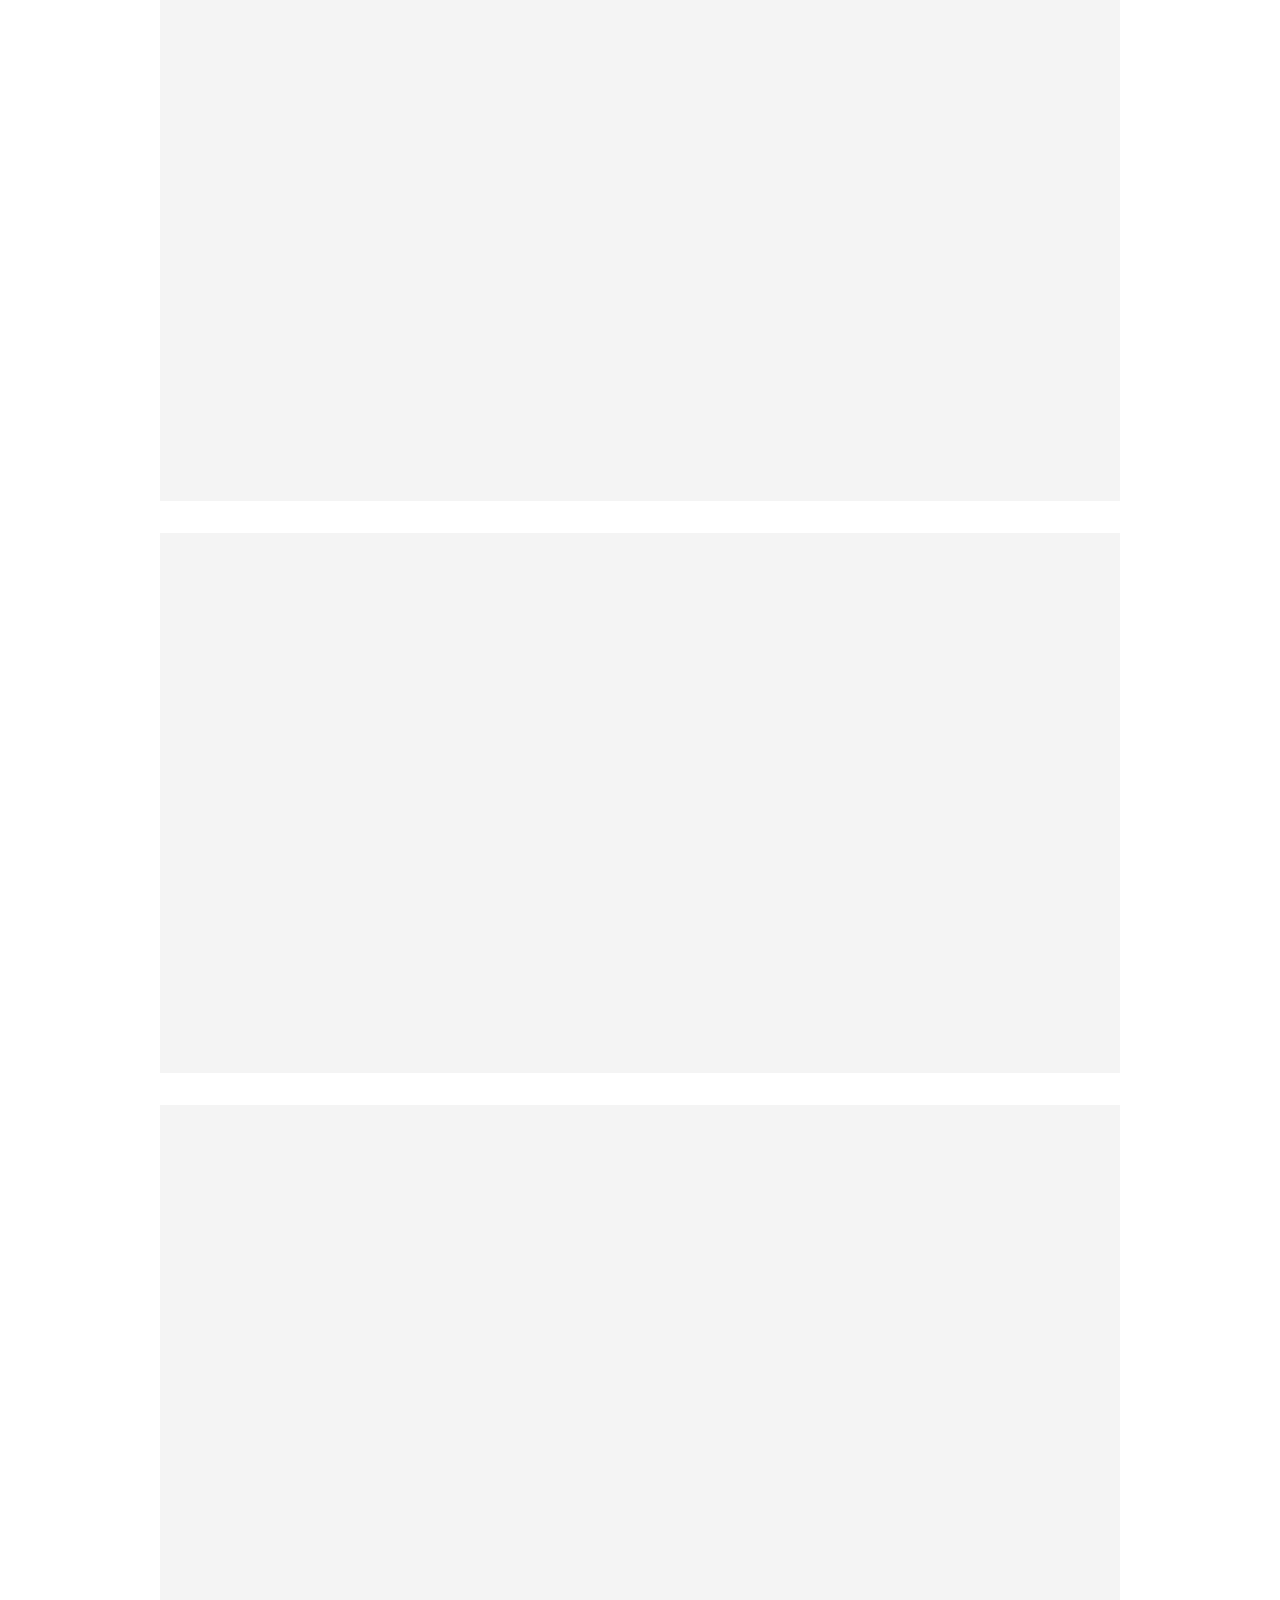
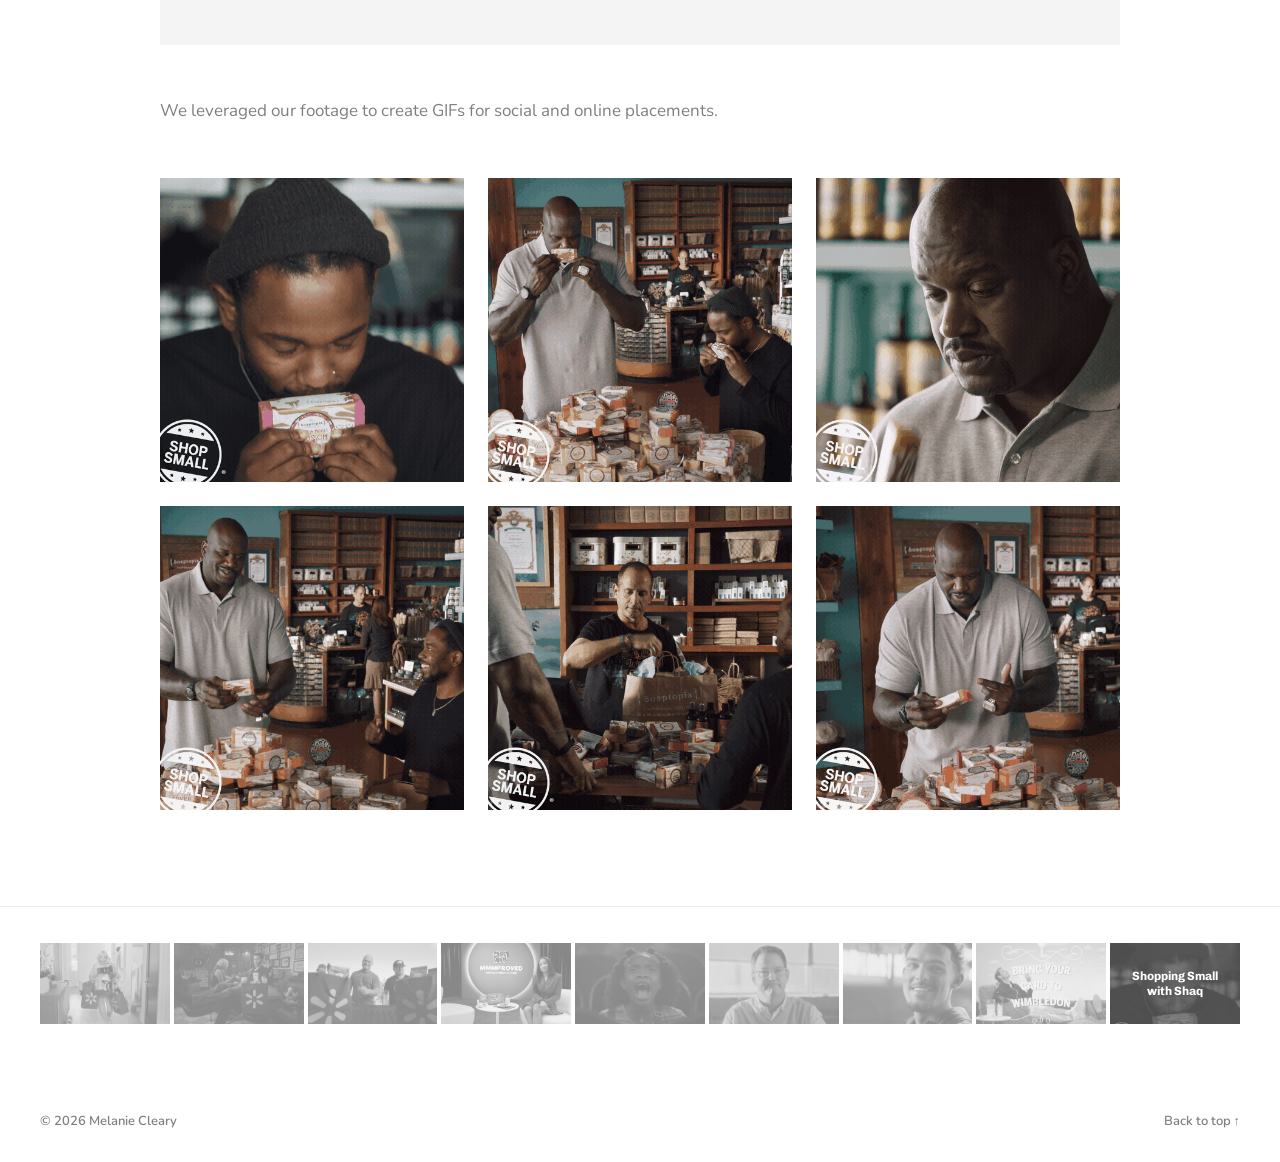
<file: site/shoppingsmallwithshaq/index.html>
<!doctype html>
<html lang="en">
<head>
<meta charset="utf-8">
<meta name="viewport" content="width=device-width, initial-scale=1">
<title>Shopping Small with Shaq — Melanie Cleary</title>
<meta name="description" content="A content series to promote Small Business Saturday with Shaq leading the charge.">
<meta property="og:title" content="Shopping Small with Shaq — Melanie Cleary">
<meta property="og:description" content="A content series to promote Small Business Saturday with Shaq leading the charge.">
<meta property="og:type" content="website">
<link rel="canonical" href="https://melaniecleary.com/shoppingsmallwithshaq/">
<meta property="og:url" content="https://melaniecleary.com/shoppingsmallwithshaq/">
<meta property="og:image" content="https://melaniecleary.com/assets/img/thumb-shoppingsmallwithshaq.gif">
<link rel="icon" href="../assets/favicon.svg" type="image/svg+xml">
<link rel="preconnect" href="https://fonts.googleapis.com">
<link rel="preconnect" href="https://fonts.gstatic.com" crossorigin>
<link rel="stylesheet" href="https://fonts.googleapis.com/css2?family=Chivo:wght@400;700;900&family=Nunito:ital,wght@0,400;0,600;0,700;1,400&display=swap">
<link rel="stylesheet" href="../assets/css/style.css">
</head>
<body class="">
<a class="skip" href="#main">Skip to content</a>
<header class="site-header wrap">
  <a class="brand" href="../">
    <span class="brand-name">Melanie Cleary</span>
    <span class="brand-tag">Creative Director, Art</span>
  </a>
  <nav class="site-nav" aria-label="Main">
    <a href="../" aria-current="page">Work</a>
    <a href="../about/">About</a>
  </nav>
</header>
<main id="main">
<article class="project wrap">
  <header class="project-head"><h1>Shopping Small with Shaq</h1><p class="subtitle">+ Friends</p></header>
  <div class="project-body">
<div class="prose"><p>A content series to promote Small Business Saturday with Shaq leading the charge.</p><p>We captured him in real small businesses across the US with his friends Kendrick Lamar, Jeremy Piven, and Wanda Sykes.</p></div>
<figure class="media video" style="aspect-ratio:16/9"><iframe src="https://player.vimeo.com/video/361206726?title=0&byline=0&portrait=0&dnt=1" title="Luscious Lamar" loading="lazy" allow="autoplay; fullscreen; picture-in-picture" allowfullscreen></iframe></figure>
<figure class="media video" style="aspect-ratio:16/9"><iframe src="https://player.vimeo.com/video/361206770?title=0&byline=0&portrait=0&dnt=1" title="Tiny Bed" loading="lazy" allow="autoplay; fullscreen; picture-in-picture" allowfullscreen></iframe></figure>
<figure class="media video" style="aspect-ratio:16/9"><iframe src="https://player.vimeo.com/video/361206684?title=0&byline=0&portrait=0&dnt=1" title="Giant Friend" loading="lazy" allow="autoplay; fullscreen; picture-in-picture" allowfullscreen></iframe></figure>
<figure class="media video" style="aspect-ratio:16/9"><iframe src="https://player.vimeo.com/video/361206743?title=0&byline=0&portrait=0&dnt=1" title="Sniff" loading="lazy" allow="autoplay; fullscreen; picture-in-picture" allowfullscreen></iframe></figure>
<figure class="media video" style="aspect-ratio:16/9"><iframe src="https://player.vimeo.com/video/361206650?title=0&byline=0&portrait=0&dnt=1" title="Basket" loading="lazy" allow="autoplay; fullscreen; picture-in-picture" allowfullscreen></iframe></figure>
<div class="prose"><p>We leveraged our footage to create GIFs for social and online placements.</p></div>
<div class="row" style="--cols:3"><figure class="media image"><img src="../assets/img/shaq-gif-1.gif" alt="Shaq GIF for social" loading="lazy" decoding="async"></figure><figure class="media image"><img src="../assets/img/shaq-gif-10.gif" alt="Shaq GIF for social" loading="lazy" decoding="async"></figure><figure class="media image"><img src="../assets/img/shaq-gif-12.gif" alt="Shaq GIF for social" loading="lazy" decoding="async"></figure><figure class="media image"><img src="../assets/img/shaq-gif-6.gif" alt="Shaq GIF for social" loading="lazy" decoding="async"></figure><figure class="media image"><img src="../assets/img/shaq-gif-15.gif" alt="Shaq GIF for social" loading="lazy" decoding="async"></figure><figure class="media image"><img src="../assets/img/shaq-gif-asset.gif" alt="Shaq GIF for social" loading="lazy" decoding="async"></figure></div>
  </div>
</article>
<nav class="more-work grid-wrap" aria-label="All work">
  <ul class="work-grid" style="--count:9;--mid:9"><li><a class="card" href="../walmart-anna-faris/"><img src="../assets/img/thumb-walmart-anna-faris.gif" alt="" loading="lazy" decoding="async"><span class="card-title">Walmart: Anna Faris’ Day In</span></a></li><li><a class="card" href="../walmart-health-and-wellness/"><img src="../assets/img/thumb-walmart-health-and-wellness.jpg" alt="" loading="lazy" decoding="async"><span class="card-title">Walmart: Health &amp; Wellness</span></a></li><li><a class="card" href="../walmart-fire-dept-coffee/"><img src="../assets/img/thumb-walmart-fire-dept-coffee.jpg" alt="" loading="lazy" decoding="async"><span class="card-title">Walmart: Fire Dept. Coffee</span></a></li><li><a class="card" href="../chips-ahoy/"><img src="../assets/img/thumb-chips-ahoy.webp" alt="" loading="lazy" decoding="async"><span class="card-title">Chips Ahoy!</span></a></li><li><a class="card" href="../invisalign/"><img src="../assets/img/thumb-invisalign.jpg" alt="" loading="lazy" decoding="async"><span class="card-title">Invisalign</span></a></li><li><a class="card" href="../belvita-rise-and-thrive/"><img src="../assets/img/thumb-belvita-rise-and-thrive.gif" alt="" loading="lazy" decoding="async"><span class="card-title">belVita: Rise &amp; Thrive</span></a></li><li><a class="card" href="../trident-trae-young/"><img src="../assets/img/thumb-trident-trae-young.png" alt="" loading="lazy" decoding="async"><span class="card-title">Trident + Trae Young</span></a></li><li><a class="card" href="../amex-wimbledon/"><img src="../assets/img/thumb-amex-wimbledon.png" alt="" loading="lazy" decoding="async"><span class="card-title">AmEx + Wimbledon</span></a></li><li><a class="card" href="../shoppingsmallwithshaq/" aria-current="page"><img src="../assets/img/thumb-shoppingsmallwithshaq.gif" alt="" loading="lazy" decoding="async"><span class="card-title">Shopping Small with Shaq</span></a></li></ul>
</nav>
</main>
<footer class="site-footer wrap">
  <span>© 2026 Melanie Cleary</span>
  <a href="#main" class="to-top">Back to top ↑</a>
</footer>
<script src="../assets/js/main.js" defer></script>
</body>
</html>
</file>
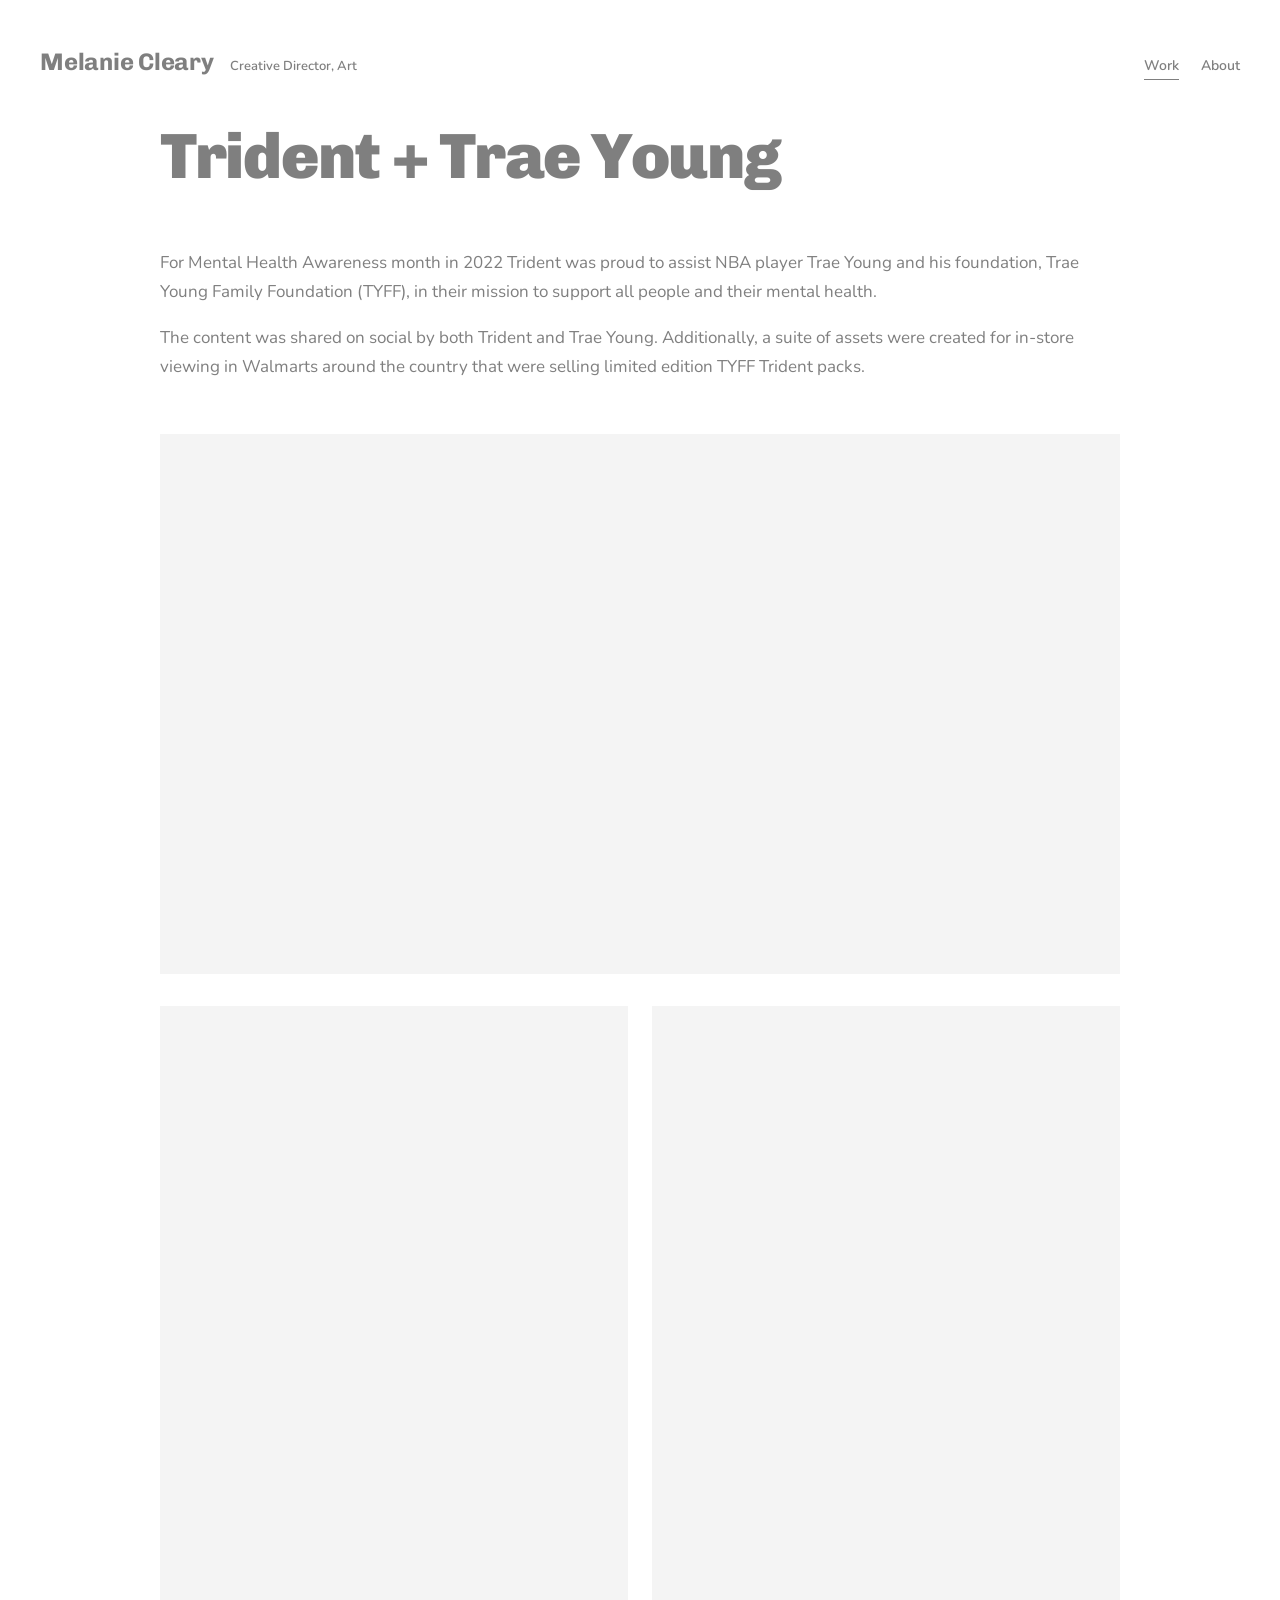
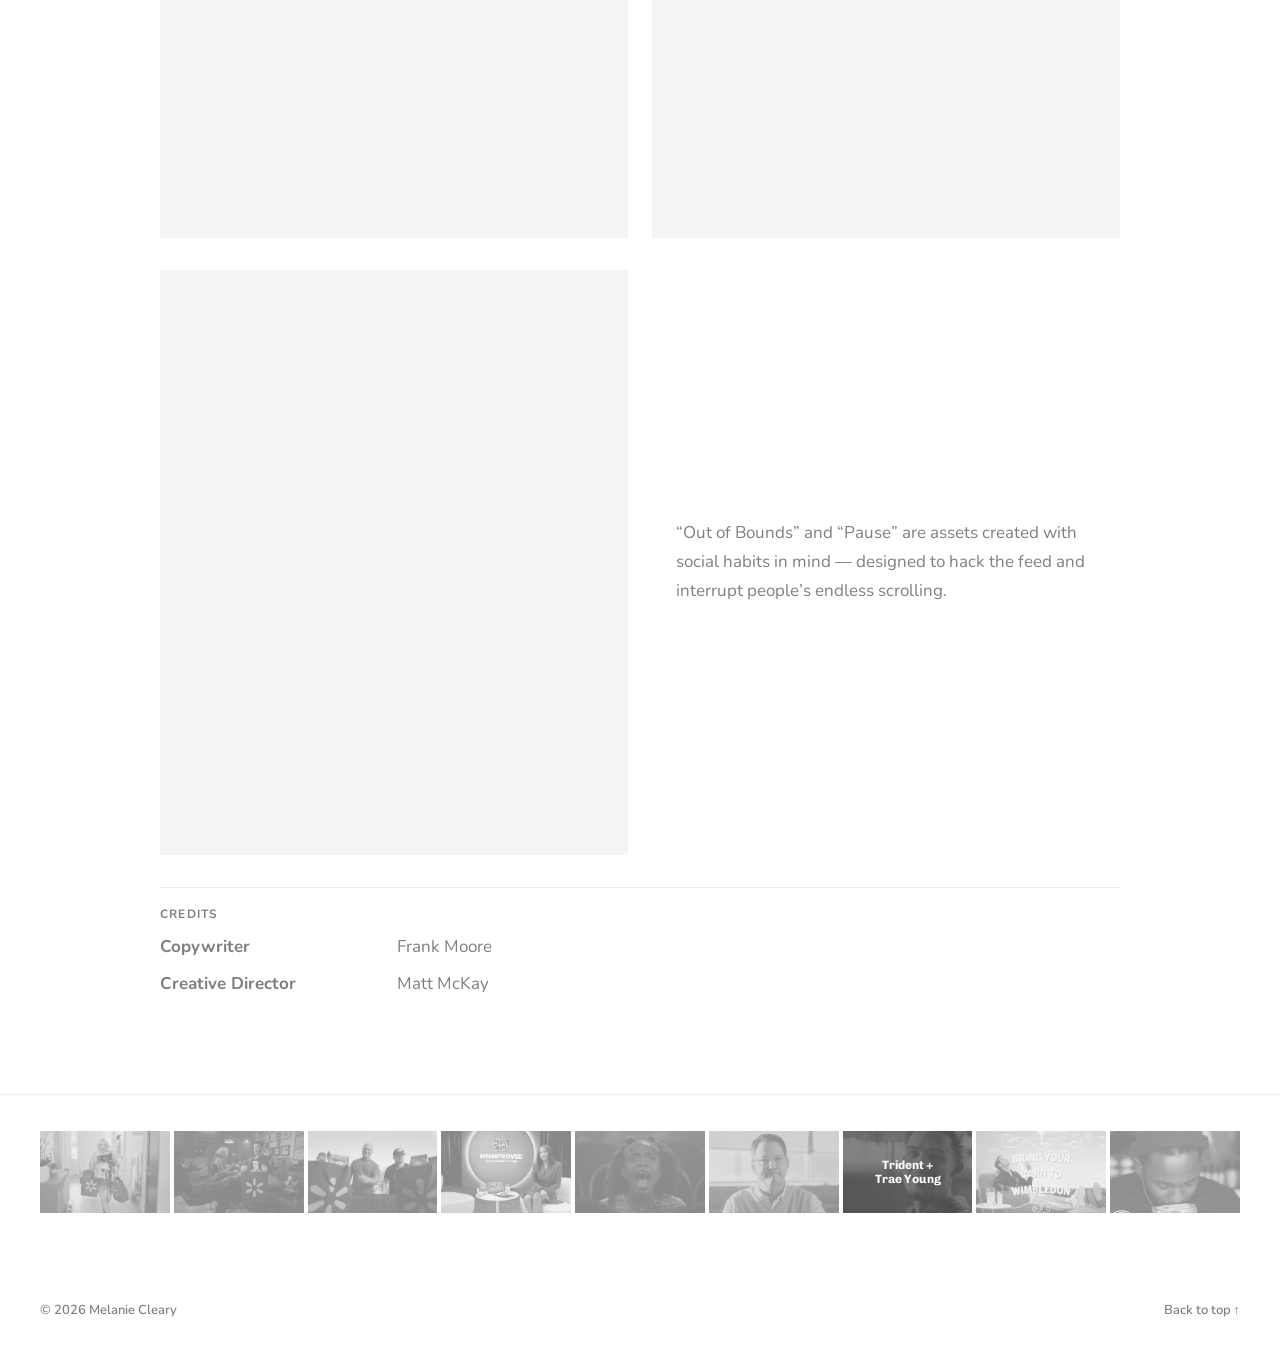
<file: site/trident-trae-young/index.html>
<!doctype html>
<html lang="en">
<head>
<meta charset="utf-8">
<meta name="viewport" content="width=device-width, initial-scale=1">
<title>Trident + Trae Young — Melanie Cleary</title>
<meta name="description" content="For Mental Health Awareness month in 2022 Trident was proud to assist NBA player Trae Young and his foundation, Trae Young Family Foundation (TYFF), in their mission to support all people and their mental health.">
<meta property="og:title" content="Trident + Trae Young — Melanie Cleary">
<meta property="og:description" content="For Mental Health Awareness month in 2022 Trident was proud to assist NBA player Trae Young and his foundation, Trae Young Family Foundation (TYFF), in their mission to support all people and their mental health.">
<meta property="og:type" content="website">
<link rel="canonical" href="https://melaniecleary.com/trident-trae-young/">
<meta property="og:url" content="https://melaniecleary.com/trident-trae-young/">
<meta property="og:image" content="https://melaniecleary.com/assets/img/thumb-trident-trae-young.png">
<link rel="icon" href="../assets/favicon.svg" type="image/svg+xml">
<link rel="preconnect" href="https://fonts.googleapis.com">
<link rel="preconnect" href="https://fonts.gstatic.com" crossorigin>
<link rel="stylesheet" href="https://fonts.googleapis.com/css2?family=Chivo:wght@400;700;900&family=Nunito:ital,wght@0,400;0,600;0,700;1,400&display=swap">
<link rel="stylesheet" href="../assets/css/style.css">
</head>
<body class="">
<a class="skip" href="#main">Skip to content</a>
<header class="site-header wrap">
  <a class="brand" href="../">
    <span class="brand-name">Melanie Cleary</span>
    <span class="brand-tag">Creative Director, Art</span>
  </a>
  <nav class="site-nav" aria-label="Main">
    <a href="../" aria-current="page">Work</a>
    <a href="../about/">About</a>
  </nav>
</header>
<main id="main">
<article class="project wrap">
  <header class="project-head"><h1>Trident + Trae Young</h1></header>
  <div class="project-body">
<div class="prose"><p>For Mental Health Awareness month in 2022 Trident was proud to assist NBA player Trae Young and his foundation, Trae Young Family Foundation (TYFF), in their mission to support all people and their mental health.</p><p>The content was shared on social by both Trident and Trae Young. Additionally, a suite of assets were created for in-store viewing in Walmarts around the country that were selling limited edition TYFF Trident packs.</p></div>
<figure class="media video" style="aspect-ratio:16/9"><iframe src="https://player.vimeo.com/video/714170794?h=6d017e9854&title=0&byline=0&portrait=0&dnt=1" title="Refresh" loading="lazy" allow="autoplay; fullscreen; picture-in-picture" allowfullscreen></iframe></figure>
<div class="row" style="--cols:2"><figure class="media video is-tall" style="aspect-ratio:9/16"><iframe src="https://player.vimeo.com/video/714170422?h=09d4adadd6&title=0&byline=0&portrait=0&dnt=1" title="Behind the Refresh" loading="lazy" allow="autoplay; fullscreen; picture-in-picture" allowfullscreen></iframe></figure><figure class="media video is-tall" style="aspect-ratio:9/16"><iframe src="https://player.vimeo.com/video/714170603?h=26ca0cf912&title=0&byline=0&portrait=0&dnt=1" title="Pause" loading="lazy" allow="autoplay; fullscreen; picture-in-picture" allowfullscreen></iframe></figure></div>
<div class="row row-center" style="--cols:2"><figure class="media video is-tall" style="aspect-ratio:4/5"><iframe src="https://player.vimeo.com/video/714170504?h=8bb1bcc93f&title=0&byline=0&portrait=0&dnt=1" title="Out of Bounds" loading="lazy" allow="autoplay; fullscreen; picture-in-picture" allowfullscreen></iframe></figure><div class="prose"><p>“Out of Bounds” and “Pause” are assets created with social habits in mind — designed to hack the feed and interrupt people’s endless scrolling.</p></div></div>
<section class="meta-list credits" aria-label="Credits"><h2>Credits</h2><dl><div><dt>Copywriter</dt><dd>Frank Moore</dd></div><div><dt>Creative Director</dt><dd>Matt McKay</dd></div></dl></section>
  </div>
</article>
<nav class="more-work grid-wrap" aria-label="All work">
  <ul class="work-grid" style="--count:9;--mid:9"><li><a class="card" href="../walmart-anna-faris/"><img src="../assets/img/thumb-walmart-anna-faris.gif" alt="" loading="lazy" decoding="async"><span class="card-title">Walmart: Anna Faris’ Day In</span></a></li><li><a class="card" href="../walmart-health-and-wellness/"><img src="../assets/img/thumb-walmart-health-and-wellness.jpg" alt="" loading="lazy" decoding="async"><span class="card-title">Walmart: Health &amp; Wellness</span></a></li><li><a class="card" href="../walmart-fire-dept-coffee/"><img src="../assets/img/thumb-walmart-fire-dept-coffee.jpg" alt="" loading="lazy" decoding="async"><span class="card-title">Walmart: Fire Dept. Coffee</span></a></li><li><a class="card" href="../chips-ahoy/"><img src="../assets/img/thumb-chips-ahoy.webp" alt="" loading="lazy" decoding="async"><span class="card-title">Chips Ahoy!</span></a></li><li><a class="card" href="../invisalign/"><img src="../assets/img/thumb-invisalign.jpg" alt="" loading="lazy" decoding="async"><span class="card-title">Invisalign</span></a></li><li><a class="card" href="../belvita-rise-and-thrive/"><img src="../assets/img/thumb-belvita-rise-and-thrive.gif" alt="" loading="lazy" decoding="async"><span class="card-title">belVita: Rise &amp; Thrive</span></a></li><li><a class="card" href="../trident-trae-young/" aria-current="page"><img src="../assets/img/thumb-trident-trae-young.png" alt="" loading="lazy" decoding="async"><span class="card-title">Trident + Trae Young</span></a></li><li><a class="card" href="../amex-wimbledon/"><img src="../assets/img/thumb-amex-wimbledon.png" alt="" loading="lazy" decoding="async"><span class="card-title">AmEx + Wimbledon</span></a></li><li><a class="card" href="../shoppingsmallwithshaq/"><img src="../assets/img/thumb-shoppingsmallwithshaq.gif" alt="" loading="lazy" decoding="async"><span class="card-title">Shopping Small with Shaq</span></a></li></ul>
</nav>
</main>
<footer class="site-footer wrap">
  <span>© 2026 Melanie Cleary</span>
  <a href="#main" class="to-top">Back to top ↑</a>
</footer>
<script src="../assets/js/main.js" defer></script>
</body>
</html>
</file>
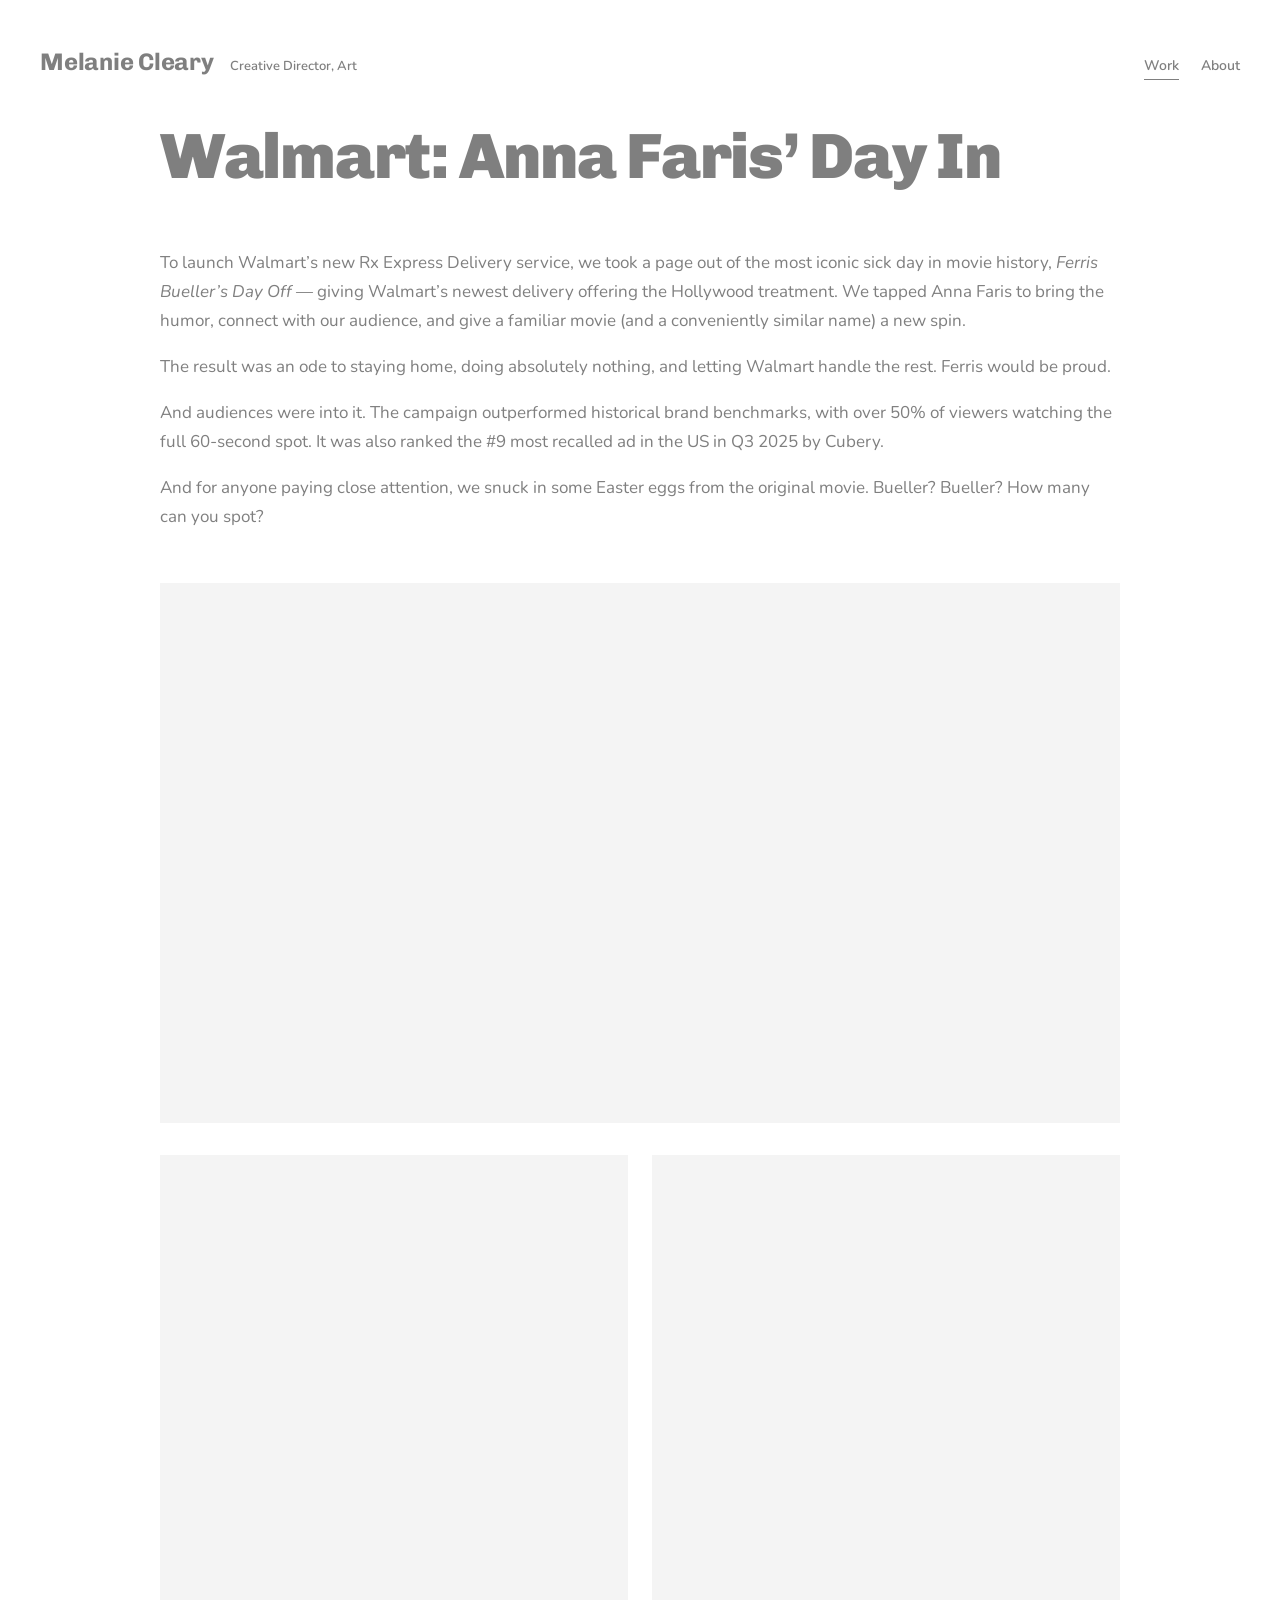
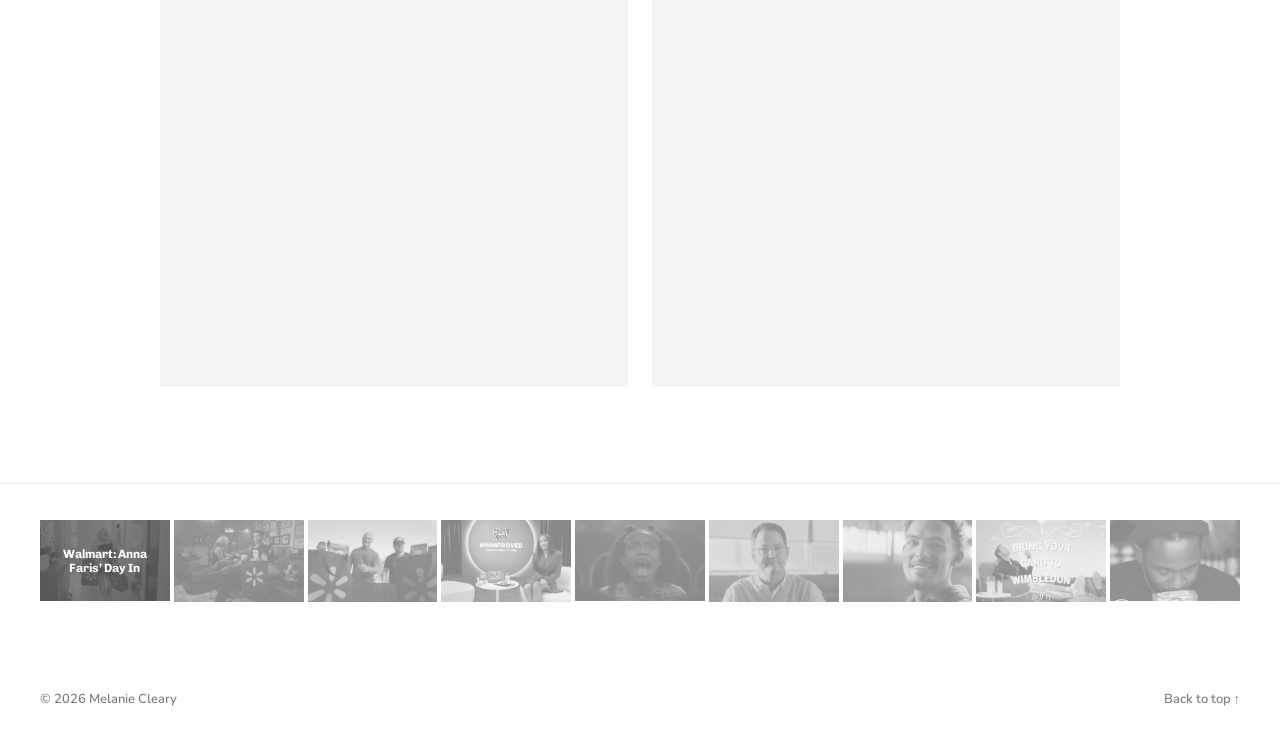
<file: site/walmart-anna-faris/index.html>
<!doctype html>
<html lang="en">
<head>
<meta charset="utf-8">
<meta name="viewport" content="width=device-width, initial-scale=1">
<title>Walmart: Anna Faris’ Day In — Melanie Cleary</title>
<meta name="description" content="To launch Walmart’s new Rx Express Delivery service, we took a page out of the most iconic sick day in movie history, Ferris Bueller’s Day Off — giving Walmart’s newest delivery offering the Hollywood treatment. We tapped Anna Faris to bring the humor, connect with our audience, and give a familiar movie (and a conveniently similar name) a new spin.">
<meta property="og:title" content="Walmart: Anna Faris’ Day In — Melanie Cleary">
<meta property="og:description" content="To launch Walmart’s new Rx Express Delivery service, we took a page out of the most iconic sick day in movie history, Ferris Bueller’s Day Off — giving Walmart’s newest delivery offering the Hollywood treatment. We tapped Anna Faris to bring the humor, connect with our audience, and give a familiar movie (and a conveniently similar name) a new spin.">
<meta property="og:type" content="website">
<link rel="canonical" href="https://melaniecleary.com/walmart-anna-faris/">
<meta property="og:url" content="https://melaniecleary.com/walmart-anna-faris/">
<meta property="og:image" content="https://melaniecleary.com/assets/img/thumb-walmart-anna-faris.gif">
<link rel="icon" href="../assets/favicon.svg" type="image/svg+xml">
<link rel="preconnect" href="https://fonts.googleapis.com">
<link rel="preconnect" href="https://fonts.gstatic.com" crossorigin>
<link rel="stylesheet" href="https://fonts.googleapis.com/css2?family=Chivo:wght@400;700;900&family=Nunito:ital,wght@0,400;0,600;0,700;1,400&display=swap">
<link rel="stylesheet" href="../assets/css/style.css">
</head>
<body class="">
<a class="skip" href="#main">Skip to content</a>
<header class="site-header wrap">
  <a class="brand" href="../">
    <span class="brand-name">Melanie Cleary</span>
    <span class="brand-tag">Creative Director, Art</span>
  </a>
  <nav class="site-nav" aria-label="Main">
    <a href="../" aria-current="page">Work</a>
    <a href="../about/">About</a>
  </nav>
</header>
<main id="main">
<article class="project wrap">
  <header class="project-head"><h1>Walmart: Anna Faris’ Day In</h1></header>
  <div class="project-body">
<div class="prose"><p>To launch Walmart’s new Rx Express Delivery service, we took a page out of the most iconic sick day in movie history, <em>Ferris Bueller’s Day Off</em> — giving Walmart’s newest delivery offering the Hollywood treatment. We tapped Anna Faris to bring the humor, connect with our audience, and give a familiar movie (and a conveniently similar name) a new spin.</p><p>The result was an ode to staying home, doing absolutely nothing, and letting Walmart handle the rest. Ferris would be proud.</p><p>And audiences were into it. The campaign outperformed historical brand benchmarks, with over 50% of viewers watching the full 60-second spot. It was also ranked the #9 most recalled ad in the US in Q3 2025 by Cubery.</p><p>And for anyone paying close attention, we snuck in some Easter eggs from the original movie. Bueller? Bueller? How many can you spot?</p></div>
<figure class="media video" style="aspect-ratio:16/9"><iframe src="https://player.vimeo.com/video/1245538459?h=aabd69b04f&title=0&byline=0&portrait=0&dnt=1" title="Anna Faris’ Day In :60" loading="lazy" allow="autoplay; fullscreen; picture-in-picture" allowfullscreen></iframe></figure>
<div class="row" style="--cols:2"><figure class="media video is-tall" style="aspect-ratio:9/16"><iframe src="https://player.vimeo.com/video/1245528100?h=258bf522eb&title=0&byline=0&portrait=0&dnt=1" title="Fit Check" loading="lazy" allow="autoplay; fullscreen; picture-in-picture" allowfullscreen></iframe></figure><figure class="media video is-tall" style="aspect-ratio:9/16"><iframe src="https://player.vimeo.com/video/1245527158?h=59809b7bc7&title=0&byline=0&portrait=0&dnt=1" title="Sick Day Tips" loading="lazy" allow="autoplay; fullscreen; picture-in-picture" allowfullscreen></iframe></figure></div>
  </div>
</article>
<nav class="more-work grid-wrap" aria-label="All work">
  <ul class="work-grid" style="--count:9;--mid:9"><li><a class="card" href="../walmart-anna-faris/" aria-current="page"><img src="../assets/img/thumb-walmart-anna-faris.gif" alt="" loading="lazy" decoding="async"><span class="card-title">Walmart: Anna Faris’ Day In</span></a></li><li><a class="card" href="../walmart-health-and-wellness/"><img src="../assets/img/thumb-walmart-health-and-wellness.jpg" alt="" loading="lazy" decoding="async"><span class="card-title">Walmart: Health &amp; Wellness</span></a></li><li><a class="card" href="../walmart-fire-dept-coffee/"><img src="../assets/img/thumb-walmart-fire-dept-coffee.jpg" alt="" loading="lazy" decoding="async"><span class="card-title">Walmart: Fire Dept. Coffee</span></a></li><li><a class="card" href="../chips-ahoy/"><img src="../assets/img/thumb-chips-ahoy.webp" alt="" loading="lazy" decoding="async"><span class="card-title">Chips Ahoy!</span></a></li><li><a class="card" href="../invisalign/"><img src="../assets/img/thumb-invisalign.jpg" alt="" loading="lazy" decoding="async"><span class="card-title">Invisalign</span></a></li><li><a class="card" href="../belvita-rise-and-thrive/"><img src="../assets/img/thumb-belvita-rise-and-thrive.gif" alt="" loading="lazy" decoding="async"><span class="card-title">belVita: Rise &amp; Thrive</span></a></li><li><a class="card" href="../trident-trae-young/"><img src="../assets/img/thumb-trident-trae-young.png" alt="" loading="lazy" decoding="async"><span class="card-title">Trident + Trae Young</span></a></li><li><a class="card" href="../amex-wimbledon/"><img src="../assets/img/thumb-amex-wimbledon.png" alt="" loading="lazy" decoding="async"><span class="card-title">AmEx + Wimbledon</span></a></li><li><a class="card" href="../shoppingsmallwithshaq/"><img src="../assets/img/thumb-shoppingsmallwithshaq.gif" alt="" loading="lazy" decoding="async"><span class="card-title">Shopping Small with Shaq</span></a></li></ul>
</nav>
</main>
<footer class="site-footer wrap">
  <span>© 2026 Melanie Cleary</span>
  <a href="#main" class="to-top">Back to top ↑</a>
</footer>
<script src="../assets/js/main.js" defer></script>
</body>
</html>
</file>
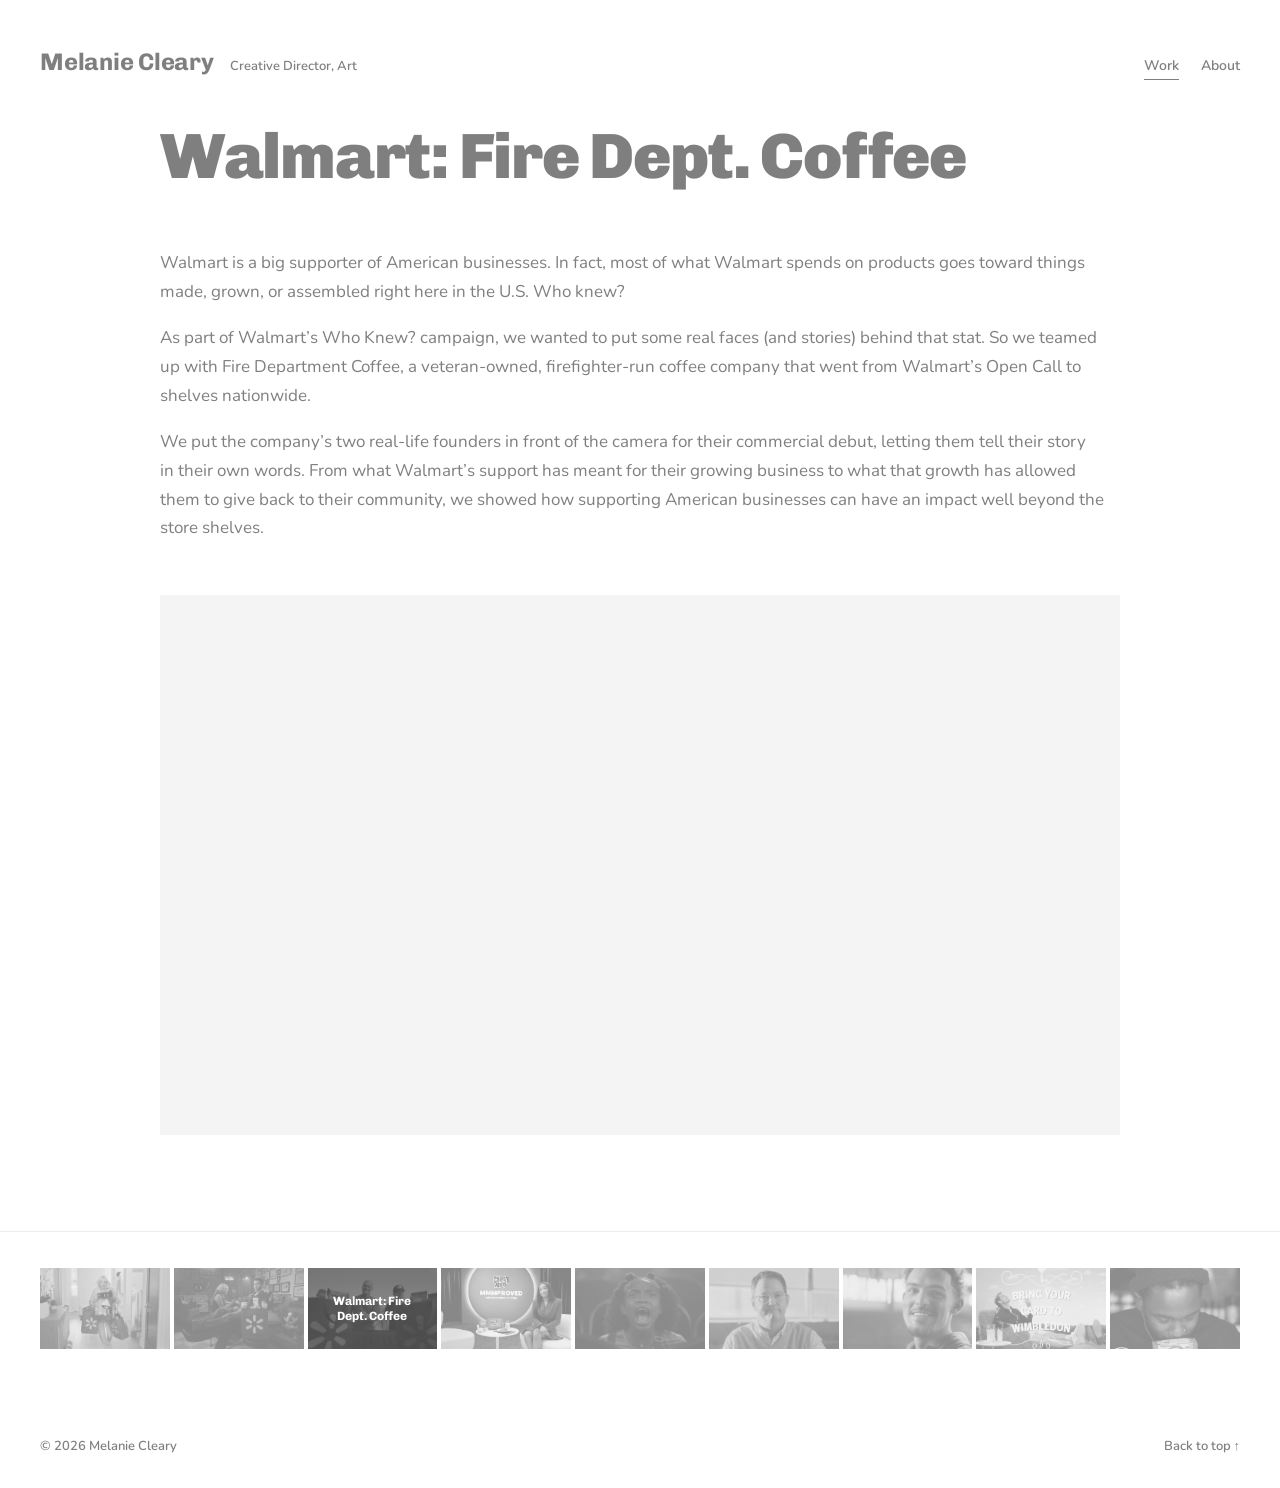
<file: site/walmart-fire-dept-coffee/index.html>
<!doctype html>
<html lang="en">
<head>
<meta charset="utf-8">
<meta name="viewport" content="width=device-width, initial-scale=1">
<title>Walmart: Fire Dept. Coffee — Melanie Cleary</title>
<meta name="description" content="Walmart is a big supporter of American businesses. In fact, most of what Walmart spends on products goes toward things made, grown, or assembled right here in the U.S. Who knew?">
<meta property="og:title" content="Walmart: Fire Dept. Coffee — Melanie Cleary">
<meta property="og:description" content="Walmart is a big supporter of American businesses. In fact, most of what Walmart spends on products goes toward things made, grown, or assembled right here in the U.S. Who knew?">
<meta property="og:type" content="website">
<link rel="canonical" href="https://melaniecleary.com/walmart-fire-dept-coffee/">
<meta property="og:url" content="https://melaniecleary.com/walmart-fire-dept-coffee/">
<meta property="og:image" content="https://melaniecleary.com/assets/img/thumb-walmart-fire-dept-coffee.jpg">
<link rel="icon" href="../assets/favicon.svg" type="image/svg+xml">
<link rel="preconnect" href="https://fonts.googleapis.com">
<link rel="preconnect" href="https://fonts.gstatic.com" crossorigin>
<link rel="stylesheet" href="https://fonts.googleapis.com/css2?family=Chivo:wght@400;700;900&family=Nunito:ital,wght@0,400;0,600;0,700;1,400&display=swap">
<link rel="stylesheet" href="../assets/css/style.css">
</head>
<body class="">
<a class="skip" href="#main">Skip to content</a>
<header class="site-header wrap">
  <a class="brand" href="../">
    <span class="brand-name">Melanie Cleary</span>
    <span class="brand-tag">Creative Director, Art</span>
  </a>
  <nav class="site-nav" aria-label="Main">
    <a href="../" aria-current="page">Work</a>
    <a href="../about/">About</a>
  </nav>
</header>
<main id="main">
<article class="project wrap">
  <header class="project-head"><h1>Walmart: Fire Dept. Coffee</h1></header>
  <div class="project-body">
<div class="prose"><p>Walmart is a big supporter of American businesses. In fact, most of what Walmart spends on products goes toward things made, grown, or assembled right here in the U.S. Who knew?</p><p>As part of Walmart’s Who Knew? campaign, we wanted to put some real faces (and stories) behind that stat. So we teamed up with Fire Department Coffee, a veteran-owned, firefighter-run coffee company that went from Walmart’s Open Call to shelves nationwide.</p><p>We put the company’s two real-life founders in front of the camera for their commercial debut, letting them tell their story in their own words. From what Walmart’s support has meant for their growing business to what that growth has allowed them to give back to their community, we showed how supporting American businesses can have an impact well beyond the store shelves.</p></div>
<figure class="media video" style="aspect-ratio:16/9"><iframe src="https://player.vimeo.com/video/1245550599?h=fd96c40026&title=0&byline=0&portrait=0&dnt=1" title="Walmart: Fire Dept. Coffee" loading="lazy" allow="autoplay; fullscreen; picture-in-picture" allowfullscreen></iframe></figure>
  </div>
</article>
<nav class="more-work grid-wrap" aria-label="All work">
  <ul class="work-grid" style="--count:9;--mid:9"><li><a class="card" href="../walmart-anna-faris/"><img src="../assets/img/thumb-walmart-anna-faris.gif" alt="" loading="lazy" decoding="async"><span class="card-title">Walmart: Anna Faris’ Day In</span></a></li><li><a class="card" href="../walmart-health-and-wellness/"><img src="../assets/img/thumb-walmart-health-and-wellness.jpg" alt="" loading="lazy" decoding="async"><span class="card-title">Walmart: Health &amp; Wellness</span></a></li><li><a class="card" href="../walmart-fire-dept-coffee/" aria-current="page"><img src="../assets/img/thumb-walmart-fire-dept-coffee.jpg" alt="" loading="lazy" decoding="async"><span class="card-title">Walmart: Fire Dept. Coffee</span></a></li><li><a class="card" href="../chips-ahoy/"><img src="../assets/img/thumb-chips-ahoy.webp" alt="" loading="lazy" decoding="async"><span class="card-title">Chips Ahoy!</span></a></li><li><a class="card" href="../invisalign/"><img src="../assets/img/thumb-invisalign.jpg" alt="" loading="lazy" decoding="async"><span class="card-title">Invisalign</span></a></li><li><a class="card" href="../belvita-rise-and-thrive/"><img src="../assets/img/thumb-belvita-rise-and-thrive.gif" alt="" loading="lazy" decoding="async"><span class="card-title">belVita: Rise &amp; Thrive</span></a></li><li><a class="card" href="../trident-trae-young/"><img src="../assets/img/thumb-trident-trae-young.png" alt="" loading="lazy" decoding="async"><span class="card-title">Trident + Trae Young</span></a></li><li><a class="card" href="../amex-wimbledon/"><img src="../assets/img/thumb-amex-wimbledon.png" alt="" loading="lazy" decoding="async"><span class="card-title">AmEx + Wimbledon</span></a></li><li><a class="card" href="../shoppingsmallwithshaq/"><img src="../assets/img/thumb-shoppingsmallwithshaq.gif" alt="" loading="lazy" decoding="async"><span class="card-title">Shopping Small with Shaq</span></a></li></ul>
</nav>
</main>
<footer class="site-footer wrap">
  <span>© 2026 Melanie Cleary</span>
  <a href="#main" class="to-top">Back to top ↑</a>
</footer>
<script src="../assets/js/main.js" defer></script>
</body>
</html>
</file>
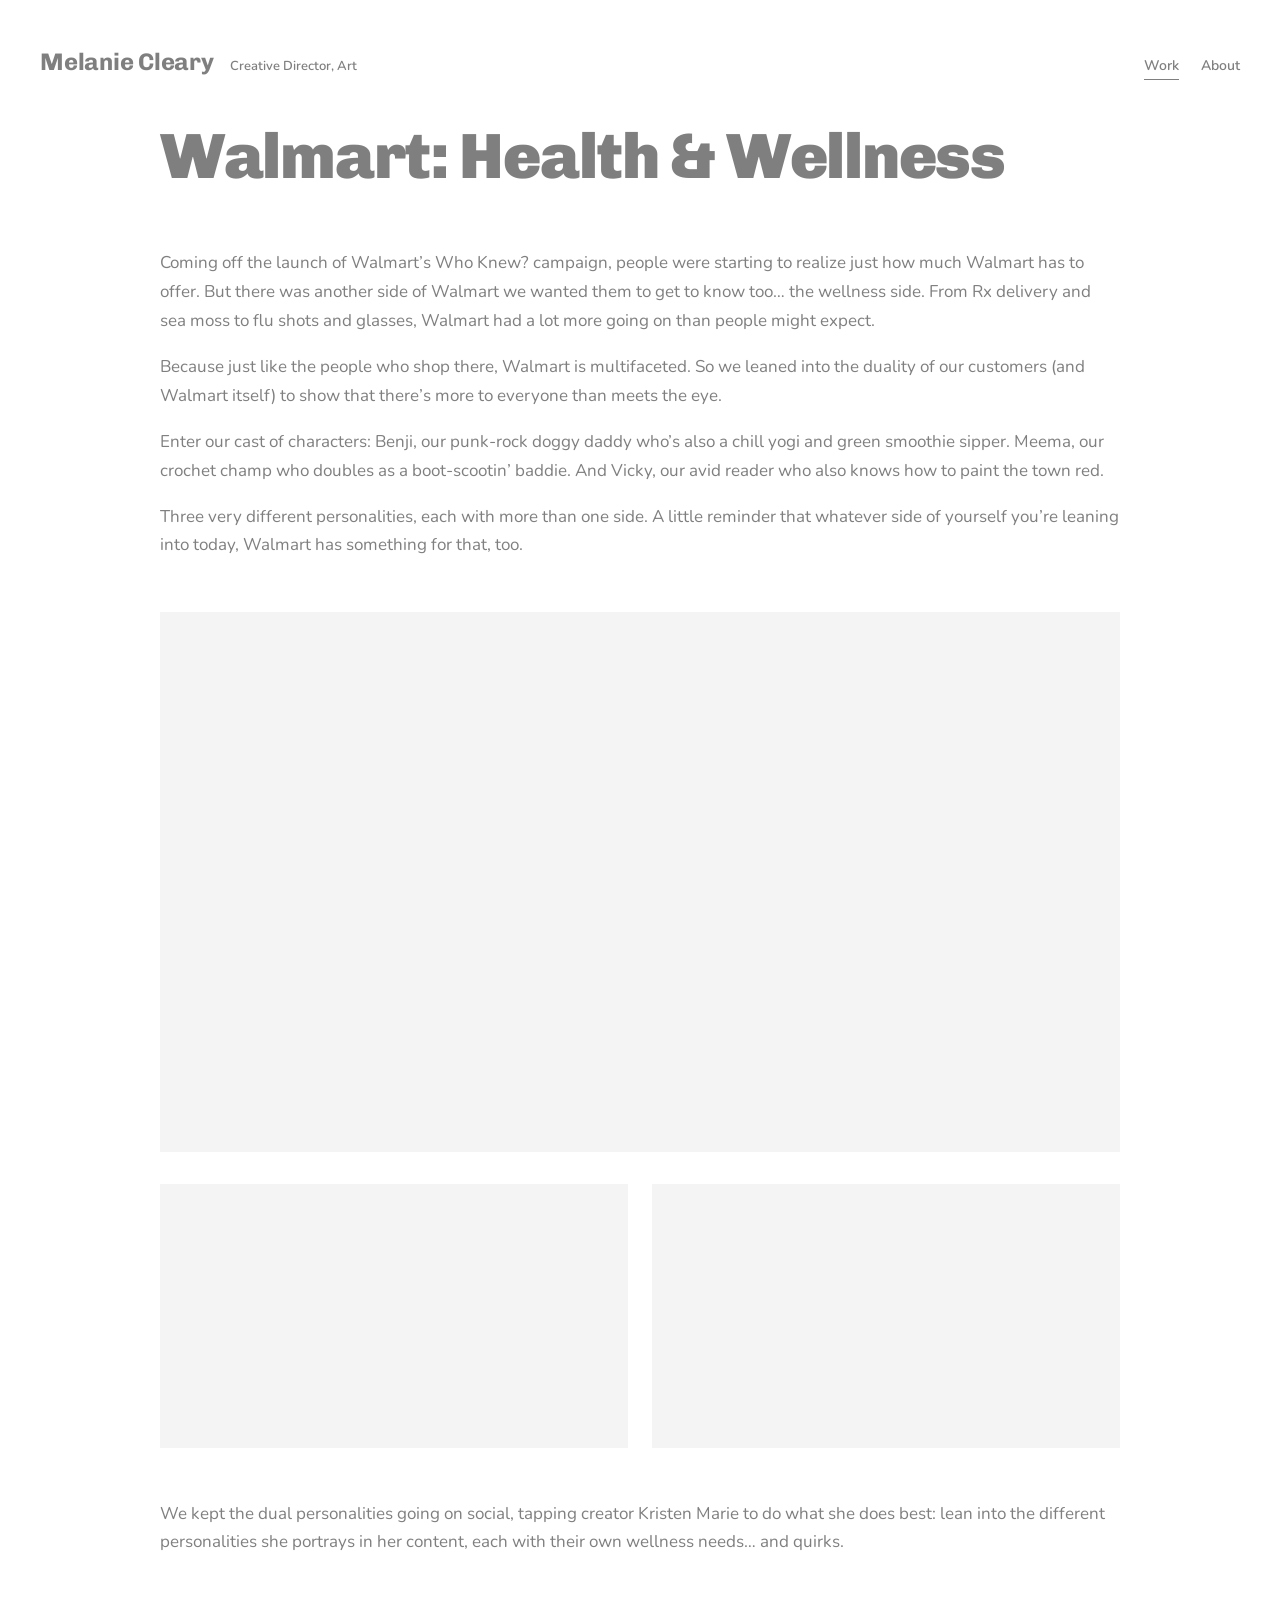
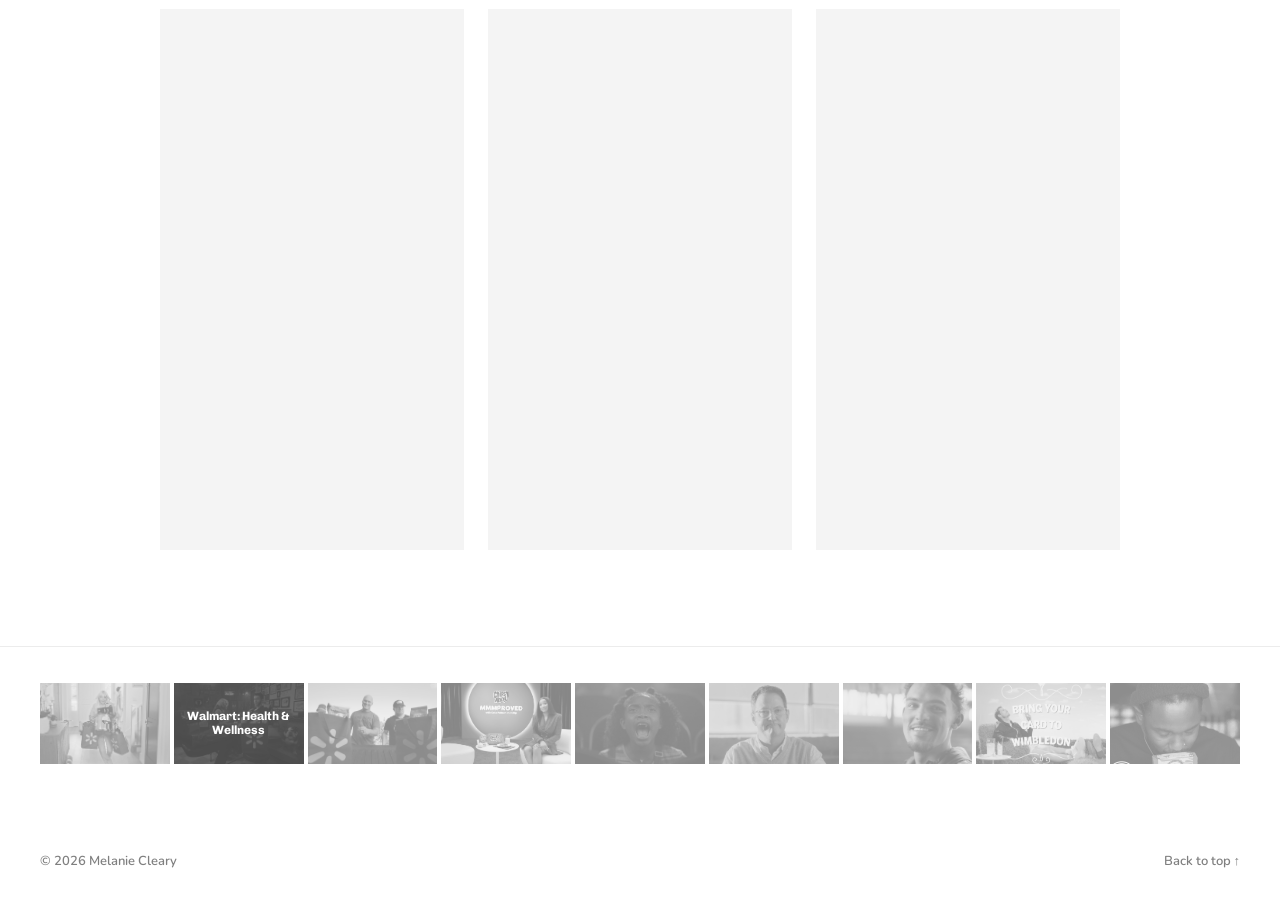
<file: site/walmart-health-and-wellness/index.html>
<!doctype html>
<html lang="en">
<head>
<meta charset="utf-8">
<meta name="viewport" content="width=device-width, initial-scale=1">
<title>Walmart: Health &amp; Wellness — Melanie Cleary</title>
<meta name="description" content="Coming off the launch of Walmart’s Who Knew? campaign, people were starting to realize just how much Walmart has to offer. But there was another side of Walmart we wanted them to get to know too… the wellness side. From Rx delivery and sea moss to flu shots and glasses, Walmart had a lot more going on than people might expect.">
<meta property="og:title" content="Walmart: Health &amp; Wellness — Melanie Cleary">
<meta property="og:description" content="Coming off the launch of Walmart’s Who Knew? campaign, people were starting to realize just how much Walmart has to offer. But there was another side of Walmart we wanted them to get to know too… the wellness side. From Rx delivery and sea moss to flu shots and glasses, Walmart had a lot more going on than people might expect.">
<meta property="og:type" content="website">
<link rel="canonical" href="https://melaniecleary.com/walmart-health-and-wellness/">
<meta property="og:url" content="https://melaniecleary.com/walmart-health-and-wellness/">
<meta property="og:image" content="https://melaniecleary.com/assets/img/thumb-walmart-health-and-wellness.jpg">
<link rel="icon" href="../assets/favicon.svg" type="image/svg+xml">
<link rel="preconnect" href="https://fonts.googleapis.com">
<link rel="preconnect" href="https://fonts.gstatic.com" crossorigin>
<link rel="stylesheet" href="https://fonts.googleapis.com/css2?family=Chivo:wght@400;700;900&family=Nunito:ital,wght@0,400;0,600;0,700;1,400&display=swap">
<link rel="stylesheet" href="../assets/css/style.css">
</head>
<body class="">
<a class="skip" href="#main">Skip to content</a>
<header class="site-header wrap">
  <a class="brand" href="../">
    <span class="brand-name">Melanie Cleary</span>
    <span class="brand-tag">Creative Director, Art</span>
  </a>
  <nav class="site-nav" aria-label="Main">
    <a href="../" aria-current="page">Work</a>
    <a href="../about/">About</a>
  </nav>
</header>
<main id="main">
<article class="project wrap">
  <header class="project-head"><h1>Walmart: Health &amp; Wellness</h1></header>
  <div class="project-body">
<div class="prose"><p>Coming off the launch of Walmart’s Who Knew? campaign, people were starting to realize just how much Walmart has to offer. But there was another side of Walmart we wanted them to get to know too… the wellness side. From Rx delivery and sea moss to flu shots and glasses, Walmart had a lot more going on than people might expect.</p><p>Because just like the people who shop there, Walmart is multifaceted. So we leaned into the duality of our customers (and Walmart itself) to show that there’s more to everyone than meets the eye.</p><p>Enter our cast of characters: Benji, our punk-rock doggy daddy who’s also a chill yogi and green smoothie sipper. Meema, our crochet champ who doubles as a boot-scootin’ baddie. And Vicky, our avid reader who also knows how to paint the town red.</p><p>Three very different personalities, each with more than one side. A little reminder that whatever side of yourself you’re leaning into today, Walmart has something for that, too.</p></div>
<figure class="media video" style="aspect-ratio:16/9"><iframe src="https://player.vimeo.com/video/1245543058?h=da318dfb3d&title=0&byline=0&portrait=0&dnt=1" title="Benji :30" loading="lazy" allow="autoplay; fullscreen; picture-in-picture" allowfullscreen></iframe></figure>
<div class="row" style="--cols:2"><figure class="media video" style="aspect-ratio:16/9"><iframe src="https://player.vimeo.com/video/1245548204?h=1277b060ef&title=0&byline=0&portrait=0&dnt=1" title="Meema :15" loading="lazy" allow="autoplay; fullscreen; picture-in-picture" allowfullscreen></iframe></figure><figure class="media video" style="aspect-ratio:16/9"><iframe src="https://player.vimeo.com/video/1245549548?h=b50aa2bc9e&title=0&byline=0&portrait=0&dnt=1" title="Vicky :15" loading="lazy" allow="autoplay; fullscreen; picture-in-picture" allowfullscreen></iframe></figure></div>
<div class="prose"><p>We kept the dual personalities going on social, tapping creator Kristen Marie to do what she does best: lean into the different personalities she portrays in her content, each with their own wellness needs… and quirks.</p></div>
<div class="row" style="--cols:3"><figure class="media video is-tall" style="aspect-ratio:9/16"><iframe src="https://player.vimeo.com/video/1245549231?h=b05e875284&title=0&byline=0&portrait=0&dnt=1" title="Kristen Marie: Assortment" loading="lazy" allow="autoplay; fullscreen; picture-in-picture" allowfullscreen></iframe></figure><figure class="media video is-tall" style="aspect-ratio:9/16"><iframe src="https://player.vimeo.com/video/1245548205?h=39a4d156b8&title=0&byline=0&portrait=0&dnt=1" title="Kristen Marie: Immunization" loading="lazy" allow="autoplay; fullscreen; picture-in-picture" allowfullscreen></iframe></figure><figure class="media video is-tall" style="aspect-ratio:9/16"><iframe src="https://player.vimeo.com/video/1245549549?h=85501f12b1&title=0&byline=0&portrait=0&dnt=1" title="Kristen Marie: Vision" loading="lazy" allow="autoplay; fullscreen; picture-in-picture" allowfullscreen></iframe></figure></div>
  </div>
</article>
<nav class="more-work grid-wrap" aria-label="All work">
  <ul class="work-grid" style="--count:9;--mid:9"><li><a class="card" href="../walmart-anna-faris/"><img src="../assets/img/thumb-walmart-anna-faris.gif" alt="" loading="lazy" decoding="async"><span class="card-title">Walmart: Anna Faris’ Day In</span></a></li><li><a class="card" href="../walmart-health-and-wellness/" aria-current="page"><img src="../assets/img/thumb-walmart-health-and-wellness.jpg" alt="" loading="lazy" decoding="async"><span class="card-title">Walmart: Health &amp; Wellness</span></a></li><li><a class="card" href="../walmart-fire-dept-coffee/"><img src="../assets/img/thumb-walmart-fire-dept-coffee.jpg" alt="" loading="lazy" decoding="async"><span class="card-title">Walmart: Fire Dept. Coffee</span></a></li><li><a class="card" href="../chips-ahoy/"><img src="../assets/img/thumb-chips-ahoy.webp" alt="" loading="lazy" decoding="async"><span class="card-title">Chips Ahoy!</span></a></li><li><a class="card" href="../invisalign/"><img src="../assets/img/thumb-invisalign.jpg" alt="" loading="lazy" decoding="async"><span class="card-title">Invisalign</span></a></li><li><a class="card" href="../belvita-rise-and-thrive/"><img src="../assets/img/thumb-belvita-rise-and-thrive.gif" alt="" loading="lazy" decoding="async"><span class="card-title">belVita: Rise &amp; Thrive</span></a></li><li><a class="card" href="../trident-trae-young/"><img src="../assets/img/thumb-trident-trae-young.png" alt="" loading="lazy" decoding="async"><span class="card-title">Trident + Trae Young</span></a></li><li><a class="card" href="../amex-wimbledon/"><img src="../assets/img/thumb-amex-wimbledon.png" alt="" loading="lazy" decoding="async"><span class="card-title">AmEx + Wimbledon</span></a></li><li><a class="card" href="../shoppingsmallwithshaq/"><img src="../assets/img/thumb-shoppingsmallwithshaq.gif" alt="" loading="lazy" decoding="async"><span class="card-title">Shopping Small with Shaq</span></a></li></ul>
</nav>
</main>
<footer class="site-footer wrap">
  <span>© 2026 Melanie Cleary</span>
  <a href="#main" class="to-top">Back to top ↑</a>
</footer>
<script src="../assets/js/main.js" defer></script>
</body>
</html>
</file>
<file: site/assets/css/style.css>
:root {
  color-scheme: light;
  --bg: #ffffff;
  --fg: rgb(0 0 0 / .5);
  --muted: rgb(0 0 0 / .5);
  --hover: #000000;
  --line: #ececec;
  --tile: #f4f4f4;
  --accent: #000000;
  --gutter: clamp(16px, 4vw, 40px);
  --gap: 8px;
  --max: 1280px;
  --max-wide: 1760px;
  --column: 960px;
  --head: "Chivo", "Helvetica Neue", Arial, sans-serif;
  --body: "Nunito", "Helvetica Neue", Arial, sans-serif;
}

*, *::before, *::after { box-sizing: border-box; }

html { -webkit-text-size-adjust: 100%; scroll-behavior: smooth; }

body {
  margin: 0;
  background: var(--bg);
  color: var(--fg);
  font: 400 17px/1.7 var(--body);
  -webkit-font-smoothing: antialiased;
  min-height: 100vh;
  display: flex;
  flex-direction: column;
}

main { flex: 1; }

img, iframe { display: block; max-width: 100%; }

a { color: inherit; }

figure { margin: 0; }

.wrap {
  width: 100%;
  max-width: var(--max);
  margin-inline: auto;
  padding-inline: var(--gutter);
}

.visually-hidden {
  position: absolute !important;
  width: 1px; height: 1px;
  overflow: hidden; clip: rect(0 0 0 0); white-space: nowrap;
}

.skip {
  position: absolute; left: 8px; top: -100px;
  background: var(--fg); color: var(--bg);
  padding: 6px 12px; z-index: 10; text-decoration: none;
}
.skip:focus { top: 8px; }

:focus-visible { outline: 2px solid var(--accent); outline-offset: 3px; }

/* Header ---------------------------------------------------------------- */

.site-header, .site-footer { max-width: var(--max-wide); }

/* Project pages: one centered column. Titles, text and full-width videos all
   share its edges; a row of two vertical videos fills it exactly. */
.project { max-width: calc(var(--column) + 2 * var(--gutter)); }

.site-header {
  display: flex;
  align-items: baseline;
  justify-content: space-between;
  gap: 16px;
  padding-top: clamp(24px, 5vw, 48px);
  padding-bottom: clamp(24px, 4vw, 44px);
}

.brand {
  display: flex;
  align-items: baseline;
  flex-wrap: wrap;
  column-gap: 16px;
  text-decoration: none;
}
.brand:hover .brand-name { color: var(--hover); }

.brand-name {
  font: 700 clamp(20px, 2.4vw, 24px)/1.2 var(--head);
  letter-spacing: -0.01em;
}

.brand-tag {
  font: 600 13px/1.2 var(--body);
  color: var(--muted);
}

.site-nav { display: flex; gap: 22px; }

.site-nav a {
  font: 600 14px/1 var(--body);
  color: var(--muted);
  text-decoration: none;
  padding-block: 6px;
  border-bottom: 1px solid transparent;
  transition: color .2s;
}
.site-nav a:hover { color: var(--hover); }
.site-nav a[aria-current="page"] { border-bottom-color: currentColor; }

/* Work grid -------------------------------------------------------------- */

.grid-wrap {
  width: 100%;
  max-width: var(--max-wide);
  margin-inline: auto;
  padding-inline: var(--gutter);
}

.work-grid {
  list-style: none;
  margin: 0;
  padding: 0;
  display: grid;
  grid-template-columns: repeat(3, 1fr);
  gap: var(--gap);
}

.card {
  position: relative;
  display: block;
  aspect-ratio: 16 / 10;
  overflow: hidden;
  background: var(--tile);
  text-decoration: none;
}

.card img {
  width: 100%; height: 100%;
  object-fit: cover;
  transition: transform .6s cubic-bezier(.2, .7, .2, 1), filter .4s;
}

.card-title {
  position: absolute; inset: 0;
  display: flex; align-items: center; justify-content: center;
  padding: 16px;
  text-align: center;
  font: 700 clamp(16px, 1.6vw, 22px)/1.2 var(--head);
  color: #fff;
  background: rgba(0, 0, 0, .45);
  opacity: 0;
  transition: opacity .3s;
}

.card:hover img, .card:focus-visible img { transform: scale(1.04); }
.card:hover .card-title, .card:focus-visible .card-title { opacity: 1; }

@media (hover: none) {
  .card { aspect-ratio: auto; background: none; }
  .card img { aspect-ratio: 16 / 10; background: var(--tile); }
  .card-title {
    position: static; opacity: 1; background: none; color: var(--fg);
    font-family: var(--body); font-weight: 600;
    justify-content: flex-start; padding: 8px 0 14px; font-size: 15px;
  }
}

/* On a project page, the grid marks the project you're on. */
.card[aria-current="page"] .card-title { opacity: 1; }

@media (max-width: 900px) { .work-grid { grid-template-columns: repeat(2, 1fr); } }
@media (max-width: 560px) { .work-grid { grid-template-columns: 1fr; } }

/* Project pages ---------------------------------------------------------- */

.project-head { margin-bottom: clamp(24px, 4vw, 40px); }

.project-head h1 {
  margin: 0;
  font: 900 clamp(34px, 6vw, 64px)/1.02 var(--head);
  letter-spacing: -0.02em;
}

.kicker, .subtitle { margin: 0; color: var(--muted); }
.kicker { font: 700 13px/1.4 var(--body); letter-spacing: .08em; text-transform: uppercase; margin-bottom: 10px; }
.subtitle { font: 400 clamp(18px, 2.2vw, 24px)/1.3 var(--head); margin-top: 10px; }

.project-body {
  display: flex;
  flex-direction: column;
  gap: clamp(20px, 3vw, 32px);
}

.prose { max-width: 70ch; }
.prose p { margin: 0 0 1em; }
/* Avoid single words stranded on the last line. */
p, dd, li { text-wrap: pretty; }
h1, h2 { text-wrap: balance; }
.prose p:last-child { margin-bottom: 0; }
.prose a { text-underline-offset: 3px; }
.prose a:hover { color: var(--hover); }

.project-body > .prose { margin-block: clamp(8px, 2vw, 20px); max-width: none; }

.media { background: var(--tile); }
.media.video { width: 100%; }
.media.video iframe { width: 100%; height: 100%; border: 0; }
.media.image { background: none; }
.media.image img { width: 100%; height: auto; }

/* Single tall videos shouldn't fill the whole column. */
.project-body > .media.is-tall { max-width: 460px; margin-inline: auto; }

.row {
  display: grid;
  grid-template-columns: repeat(var(--cols), minmax(0, 1fr));
  gap: clamp(12px, 2vw, 24px);
  align-items: start;
}
.row-center { align-items: center; }
.row > .prose { padding: clamp(0px, 2vw, 24px); }

@media (max-width: 720px) {
  .row { grid-template-columns: repeat(min(var(--cols), 2), minmax(0, 1fr)); }
  .row > .prose { grid-column: 1 / -1; padding: 0; }
}
@media (max-width: 460px) {
  .row:has(> .is-tall) { grid-template-columns: 1fr; }
  .row > .is-tall { max-width: 360px; margin-inline: auto; width: 100%; }
}

.meta-list {
  border-top: 1px solid var(--line);
  padding-top: 18px;
}
.meta-list h2 {
  margin: 0 0 10px;
  font: 700 12px/1.4 var(--body);
  letter-spacing: .1em;
  text-transform: uppercase;
  color: var(--muted);
}
.meta-list dl { margin: 0; display: grid; gap: 8px; }
.meta-list dl > div { display: grid; grid-template-columns: minmax(120px, 13em) 1fr; gap: 16px; }
.meta-list dt { font-weight: 700; }
.meta-list dd { margin: 0; }
@media (max-width: 560px) {
  .meta-list dl > div { grid-template-columns: 1fr; gap: 0; }
}

.gallery {
  display: grid;
  grid-template-columns: repeat(3, minmax(0, 1fr));
  gap: var(--gap);
}
.gallery-item { display: block; aspect-ratio: 4 / 3; overflow: hidden; background: var(--tile); cursor: zoom-in; }
.gallery-item img { width: 100%; height: 100%; object-fit: cover; transition: transform .5s; }
.gallery-item:hover img { transform: scale(1.03); }
@media (max-width: 560px) { .gallery { grid-template-columns: repeat(2, minmax(0, 1fr)); } }

/* All work, under each project ------------------------------------------ */

.more-work {
  margin-top: clamp(56px, 8vw, 96px);
  padding-top: clamp(24px, 3vw, 36px);
  border-top: 1px solid var(--line);
}

/* A footer strip: every project in small tiles, greyed out until hovered.
   One row on wide screens, two on mid-size ones. */
.more-work .work-grid { grid-template-columns: repeat(var(--count), minmax(0, 1fr)); gap: 4px; }
@media (max-width: 1400px) { .more-work .work-grid { grid-template-columns: repeat(var(--mid), minmax(0, 1fr)); } }

.more-work .card img {
  filter: grayscale(1);
  opacity: .45;
  transition: filter .3s, opacity .3s, transform .6s cubic-bezier(.2, .7, .2, 1);
}
.more-work .card:hover img,
.more-work .card:focus-visible img { filter: none; opacity: 1; }

/* Title sits on a bottom fade so the colour still shows through on hover. */
.more-work .card-title {
  font-size: 12px;
  padding: 6px;
  align-items: flex-end;
  background: linear-gradient(transparent 35%, rgba(0, 0, 0, .65));
}

/* The project you're on: title centred on an even shade. */
@media (hover: hover) {
  .more-work .card[aria-current="page"] .card-title { align-items: center; background: rgba(0, 0, 0, .45); }
}

@media (max-width: 900px) {
  .more-work .work-grid { grid-template-columns: repeat(3, minmax(0, 1fr)); max-width: 480px; }
}

@media (hover: none) {
  .more-work .card-title { font-size: 11px; padding: 4px 0 8px; line-height: 1.25; background: none; text-align: left; }
}

/* About ------------------------------------------------------------------ */

.about {
  max-width: var(--max-wide);
  display: grid;
  grid-template-columns: auto minmax(0, 1fr);
  gap: clamp(32px, 6vw, 80px);
  align-items: start;
}
/* Photo on the left on wide screens; on phones it follows the text. */
.about-photo { order: -1; }
.about .lead { font-size: clamp(18px, 1.8vw, 21px); line-height: 1.6; }
.about .lead p:first-child { font: 900 clamp(34px, 5vw, 56px)/1 var(--head); margin-bottom: .5em; letter-spacing: -0.02em; }
.facts { margin: 36px 0 0; display: grid; gap: 18px; }
.facts dt {
  font: 700 12px/1.4 var(--body);
  letter-spacing: .1em;
  text-transform: uppercase;
  color: var(--muted);
}
.facts dd { margin: 2px 0 0; }
.about-text { max-width: 640px; }
/* The portrait is sized by the window height so it always fits on screen. */
.about-photo img {
  width: auto;
  height: clamp(420px, calc(100vh - 200px), 900px);
  aspect-ratio: 2 / 3; /* reserves the photo's width before it loads, so the text doesn't jump */
  max-width: 100%;
  object-fit: cover;
  background: var(--tile);
}
@media (max-width: 820px) {
  .about { grid-template-columns: 1fr; }
  .about-photo { max-width: 520px; order: 0; }
  .about-photo img { width: 100%; height: auto; }
}

.notfound { padding-block: 40px; }
.notfound h1 { font: 900 clamp(34px, 6vw, 56px)/1.05 var(--head); margin: 0 0 12px; }

/* Footer ----------------------------------------------------------------- */

.site-footer {
  display: flex;
  justify-content: space-between;
  gap: 16px;
  padding-top: clamp(48px, 8vw, 88px);
  padding-bottom: 32px;
  font: 600 13px/1.4 var(--body);
  color: var(--muted);
}
.site-footer a { text-decoration: none; }
.site-footer a:hover { color: var(--hover); }

/* Lightbox --------------------------------------------------------------- */

.lightbox {
  border: 0;
  padding: 0;
  max-width: 100vw;
  max-height: 100vh;
  width: 100vw;
  height: 100vh;
  background: rgba(10, 10, 10, .94);
  color: #fff;
}
.lightbox::backdrop { background: transparent; }
.lightbox[open] { display: flex; align-items: center; justify-content: center; }
.lightbox img { max-width: calc(100vw - 32px); max-height: calc(100vh - 120px); width: auto; height: auto; }
.lightbox button {
  position: absolute;
  background: none; border: 0; color: #fff;
  font: 400 30px/1 var(--head);
  padding: 16px; cursor: pointer; opacity: .8;
}
.lightbox button:hover { opacity: 1; }
.lb-close { top: 8px; right: 8px; }
.lb-prev { left: 4px; top: 50%; transform: translateY(-50%); }
.lb-next { right: 4px; top: 50%; transform: translateY(-50%); }
.lb-count { position: absolute; bottom: 20px; left: 0; right: 0; text-align: center; font: 600 13px/1 var(--body); opacity: .7; }

@media (prefers-reduced-motion: reduce) {
  html { scroll-behavior: auto; }
  *, *::before, *::after { transition: none !important; }
}
</file>
